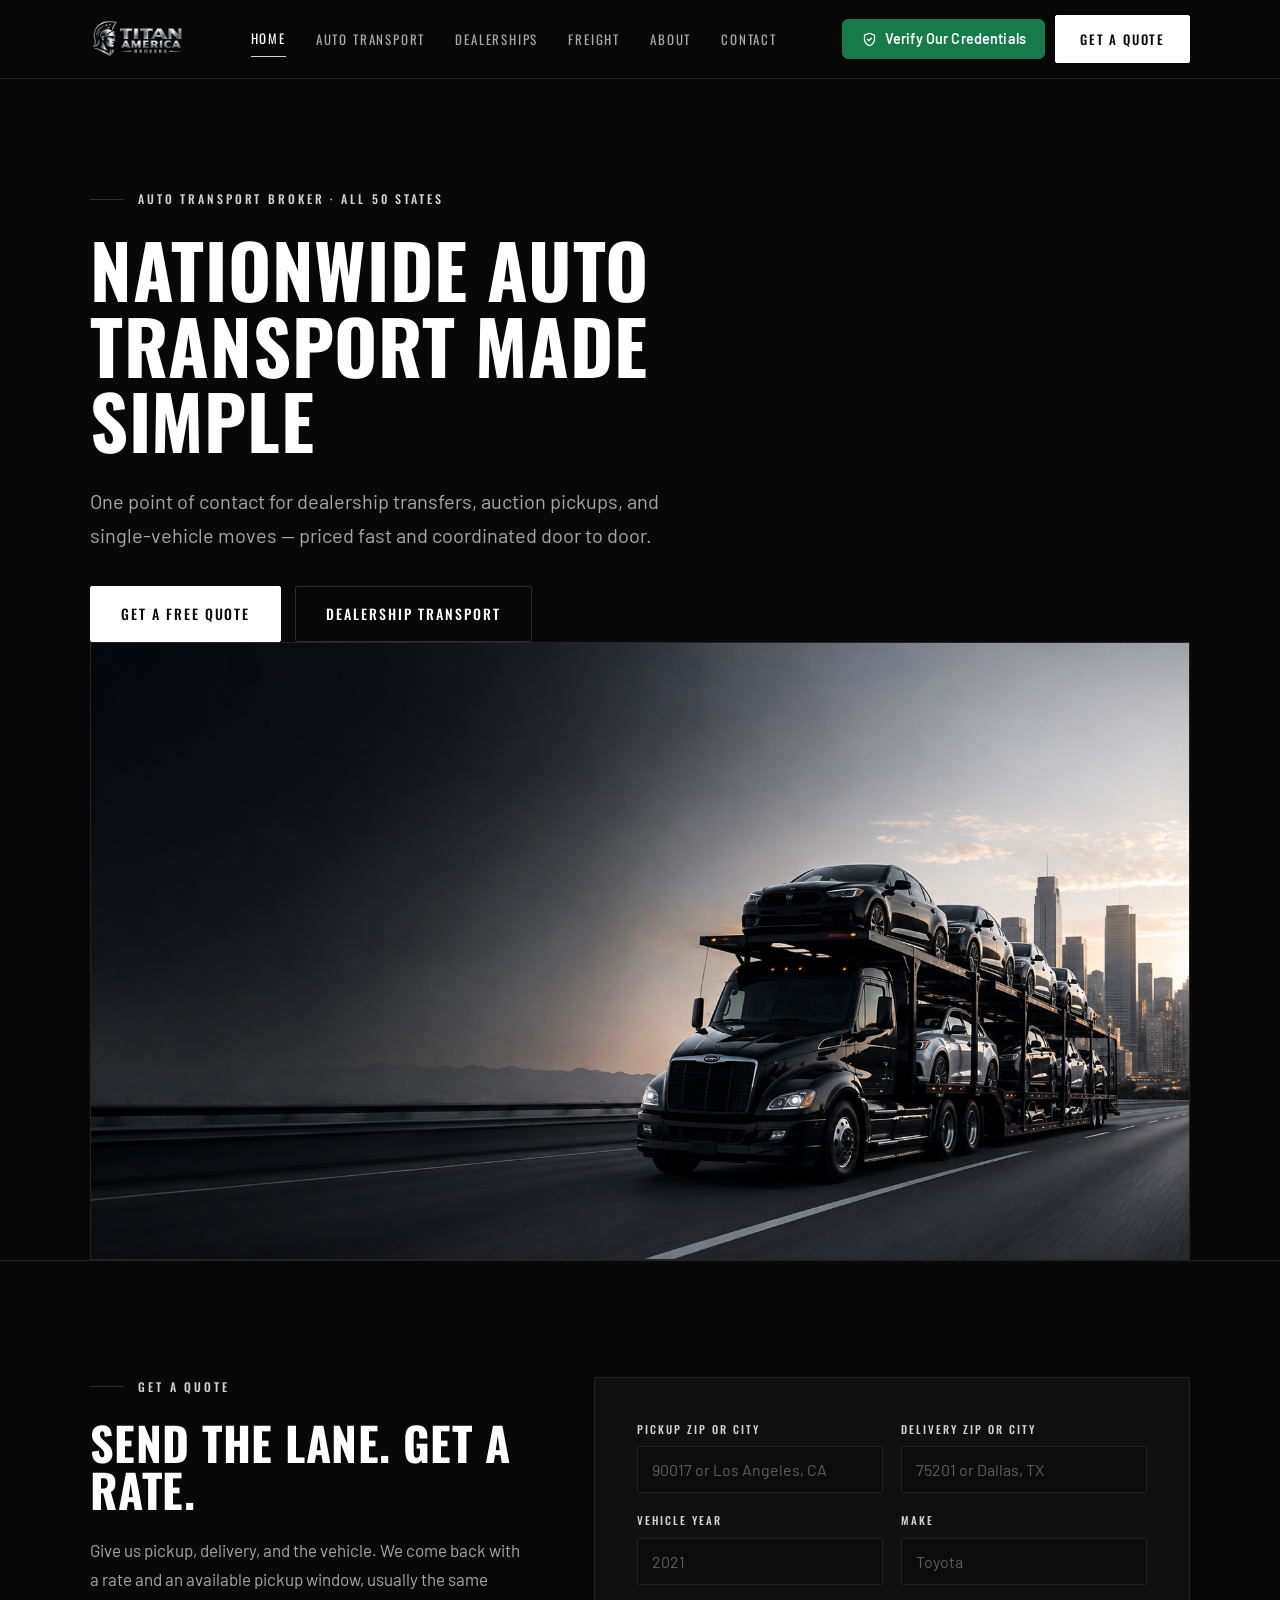
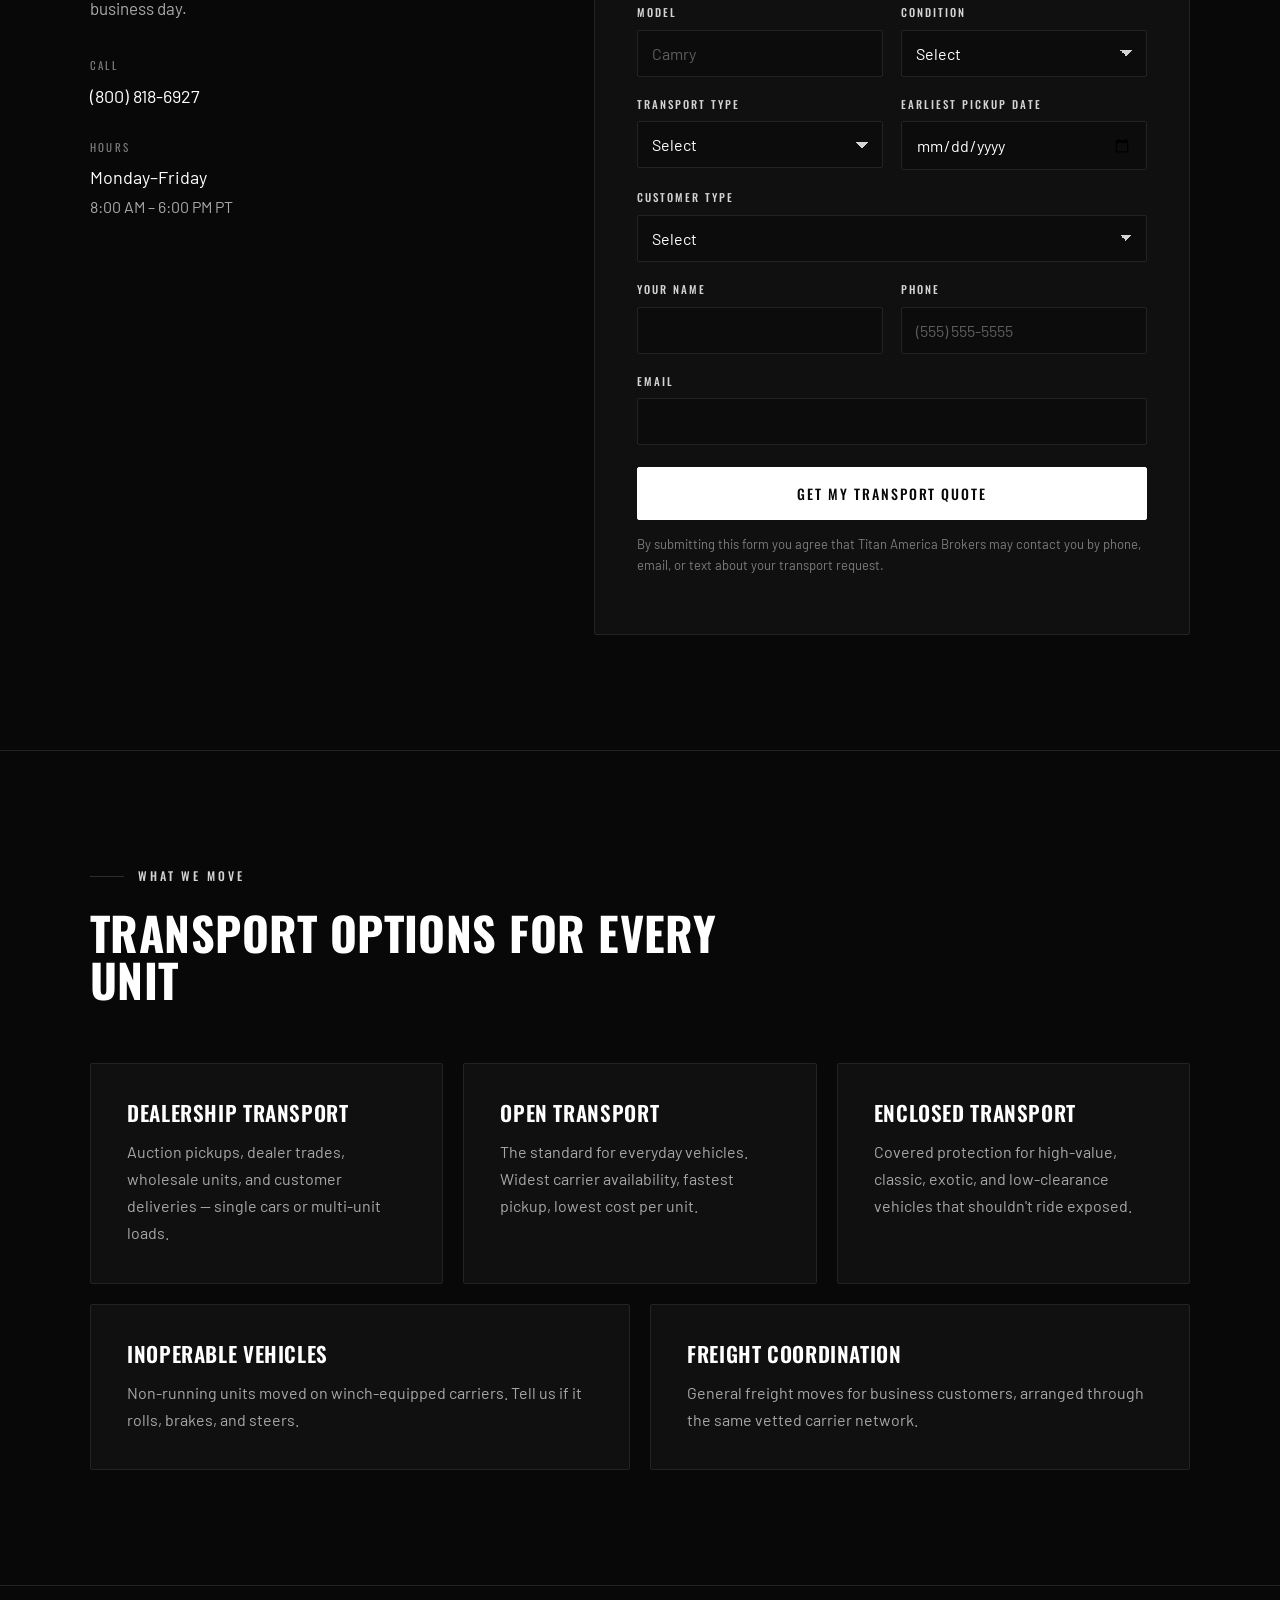
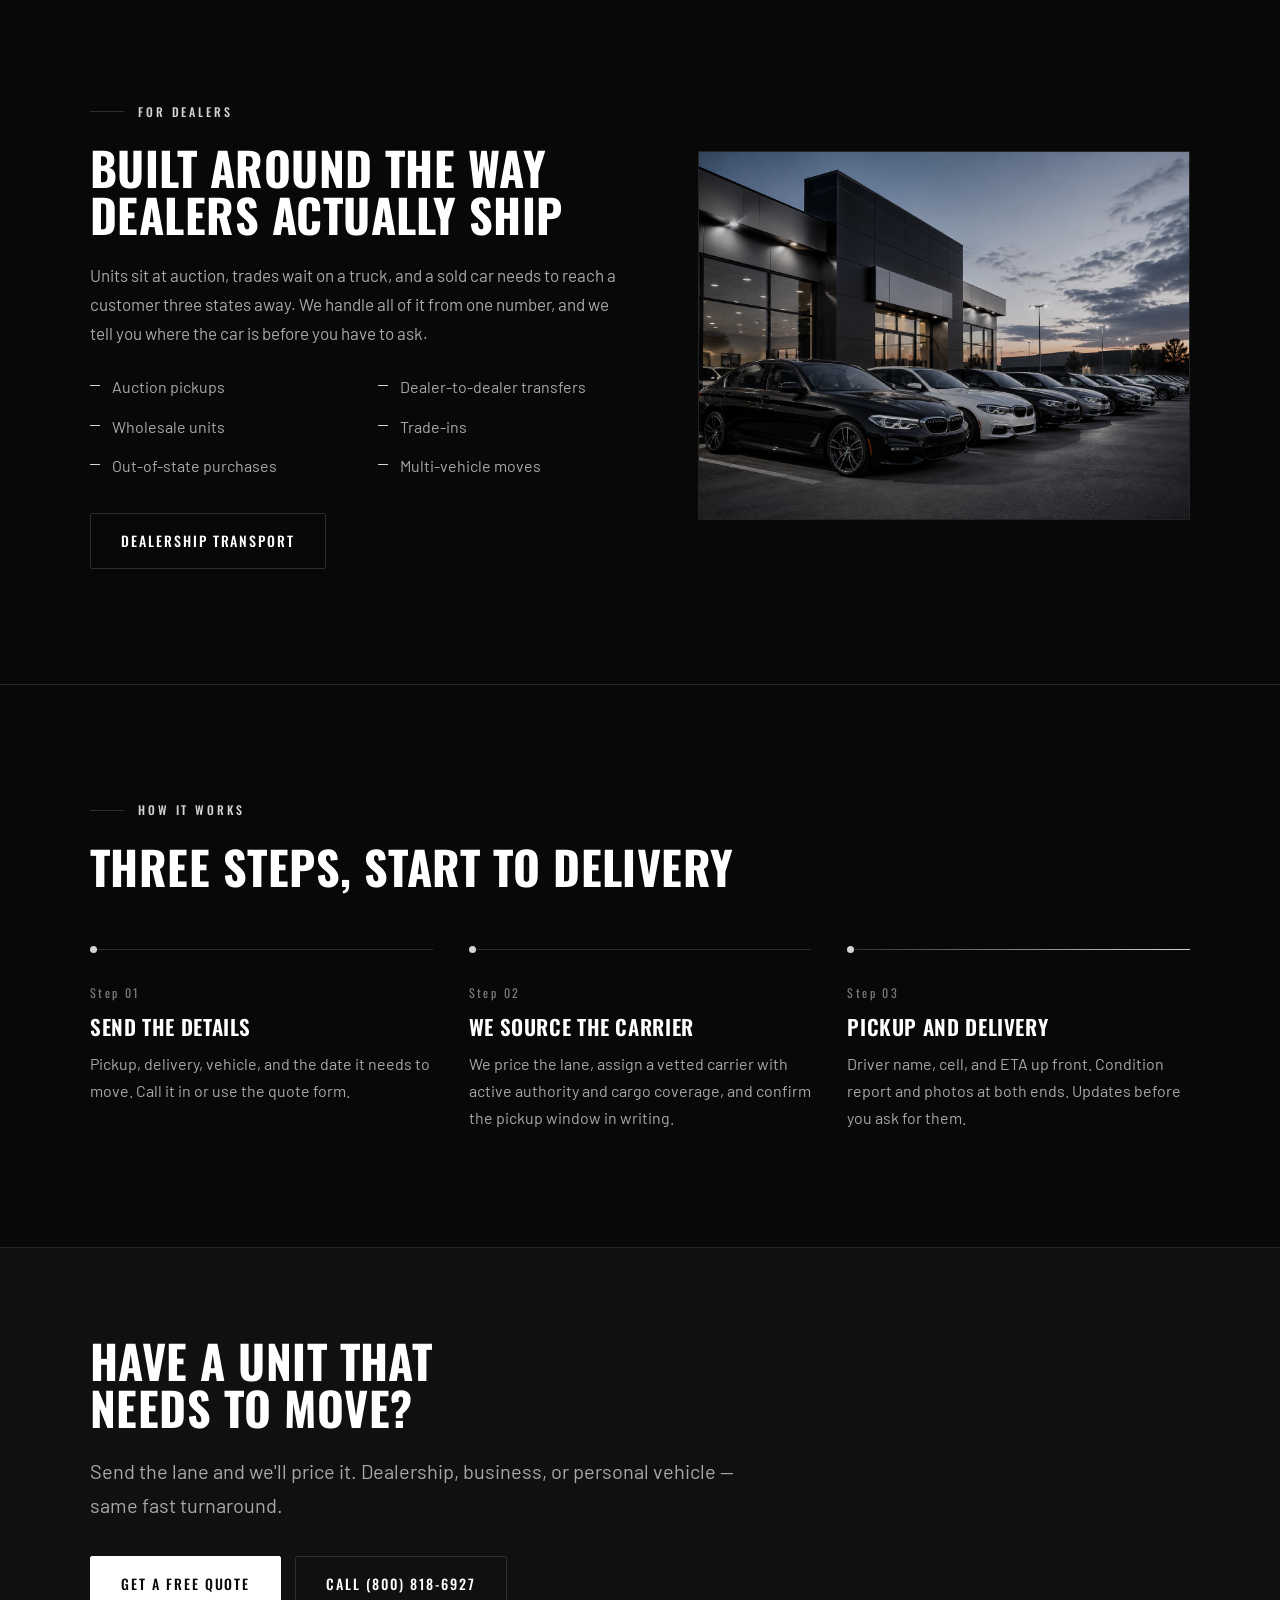
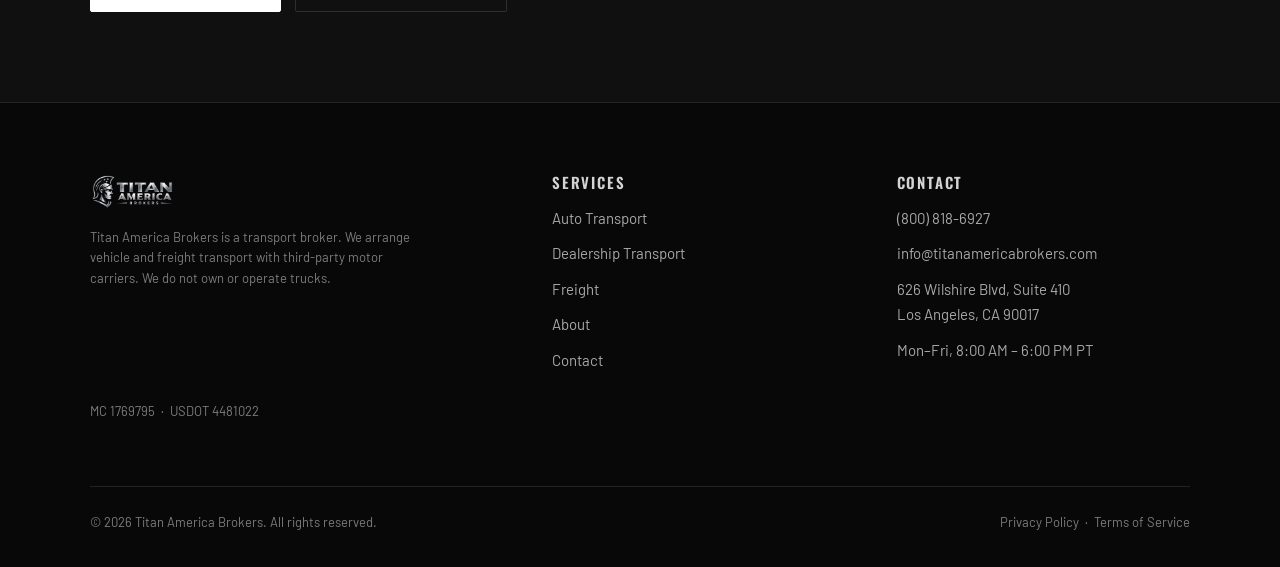
<file: index.html>
<!DOCTYPE html>
<html lang="en">
<head>
<meta charset="utf-8">
<meta name="viewport" content="width=device-width, initial-scale=1">
<title>Nationwide Auto Transport Broker | Titan America Brokers</title>
<meta name="description" content="Titan America Brokers is a Los Angeles based auto transport broker coordinating nationwide car shipping for dealerships, businesses, and individuals. Open and enclosed transport, all 50 states.">
<link rel="canonical" href="https://titanamericabrokers.com/">
<meta name="theme-color" content="#080808">
<link rel="icon" href="assets/img/favicon.png" type="image/png">

<meta property="og:type" content="website">
<meta property="og:site_name" content="Titan America Brokers">
<meta property="og:title" content="Nationwide Auto Transport Broker | Titan America Brokers">
<meta property="og:description" content="Nationwide auto transport made simple. Dealership transfers, auction pickups, open and enclosed car shipping — coordinated from Los Angeles to all 50 states.">
<meta property="og:url" content="https://titanamericabrokers.com/">
<meta property="og:image" content="https://titanamericabrokers.com/assets/img/og.jpg">
<meta name="twitter:card" content="summary_large_image">

<link rel="preconnect" href="https://fonts.googleapis.com">
<link rel="preconnect" href="https://fonts.gstatic.com" crossorigin>
<link href="https://fonts.googleapis.com/css2?family=Oswald:wght@400;500;600;700&family=Barlow:wght@400;500;600&display=swap" rel="stylesheet">
<link rel="stylesheet" href="assets/css/styles.css">
<link rel="stylesheet" href="assets/css/credentials.css">
<noscript><style>.reveal{opacity:1;transform:none}</style></noscript>

<script type="application/ld+json">
{
  "@context": "https://schema.org",
  "@type": "Organization",
  "name": "Titan America Brokers",
  "description": "Auto transport and freight brokerage coordinating vehicle shipping nationwide for dealerships, businesses, and individuals.",
  "url": "https://titanamericabrokers.com/",
  "logo": "https://titanamericabrokers.com/assets/img/logo.png",
  "telephone": "+1-800-818-6927",
  "email": "info@titanamericabrokers.com",
  "address": {
    "@type": "PostalAddress",
    "streetAddress": "626 Wilshire Blvd, Suite 410",
    "addressLocality": "Los Angeles",
    "addressRegion": "CA",
    "postalCode": "90017",
    "addressCountry": "US"
  },
  "areaServed": { "@type": "Country", "name": "United States" },
  "contactPoint": {
    "@type": "ContactPoint",
    "telephone": "+1-800-818-6927",
    "email": "info@titanamericabrokers.com",
    "contactType": "sales",
    "areaServed": "US",
    "availableLanguage": "English"
  },
  "openingHoursSpecification": {
    "@type": "OpeningHoursSpecification",
    "dayOfWeek": ["Monday","Tuesday","Wednesday","Thursday","Friday"],
    "opens": "08:00",
    "closes": "18:00"
  }
}
</script>
</head>
<body>

<header class="header">
  <div class="container header__inner">

    <a class="brand" href="index.html" aria-label="Titan America Brokers — home">
      <img
        src="assets/img/logo.png"
        alt="Titan America Brokers"
        onerror="this.nextElementSibling.hidden=false;this.remove()"
      >
      <span class="brand__text" hidden>
        Titan America<br>Brokers
      </span>
    </a>

    <button
      class="navtoggle"
      type="button"
      aria-expanded="false"
      aria-controls="primary-nav"
      aria-label="Open menu"
    >
      <span></span>
      <span></span>
      <span></span>
    </button>

    <nav class="nav" id="primary-nav" aria-label="Main">
      <a href="index.html" aria-current="page">Home</a>
      <a href="auto-transport.html">Auto Transport</a>
      <a href="dealerships.html">Dealerships</a>
      <a href="freight.html">Freight</a>
      <a href="about.html">About</a>
      <a href="contact.html">Contact</a>

      <!-- Mobile navigation buttons -->
      <div class="nav-actions">
        <a class="btn-verify" href="verification.html">
          <svg
            viewBox="0 0 24 24"
            fill="none"
            stroke="currentColor"
            stroke-width="2"
            stroke-linecap="round"
            stroke-linejoin="round"
            aria-hidden="true"
          >
            <path d="M12 22s8-4 8-10V5l-8-3-8 3v7c0 6 8 10 8 10z"></path>
            <path d="m9 12 2 2 4-4"></path>
          </svg>
          Verify Our Credentials
        </a>

        <a class="btn btn--primary" href="#quote">
          Get a Quote
        </a>
      </div>
    </nav>

    <!-- Desktop navigation buttons -->
    <div class="nav-actions desktop-cta">
      <a class="btn-verify" href="verification.html">
        <svg
          viewBox="0 0 24 24"
          fill="none"
          stroke="currentColor"
          stroke-width="2"
          stroke-linecap="round"
          stroke-linejoin="round"
          aria-hidden="true"
        >
          <path d="M12 22s8-4 8-10V5l-8-3-8 3v7c0 6 8 10 8 10z"></path>
          <path d="m9 12 2 2 4-4"></path>
        </svg>
        Verify Our Credentials
      </a>

      <a class="btn btn--primary" href="#quote">
        Get a Quote
      </a>
    </div>

  </div>
</header>

<main>

  <!-- HERO -->
  <section class="hero">
    <div class="container">
      <p class="eyebrow">Auto Transport Broker · All 50 States</p>
      <h1>Nationwide Auto Transport Made Simple</h1>
      <p class="lead">One point of contact for dealership transfers, auction pickups, and single-vehicle moves — priced fast and coordinated door to door.</p>
      <div class="btn-row">
        <a class="btn btn--primary" href="#quote">Get a Free Quote</a>
        <a class="btn btn--ghost" href="dealerships.html">Dealership Transport</a>
      </div>
      <figure class="ph hero__media reveal" style="--ratio:16/9">
        <img src="assets/img/hero.jpg" alt="Vehicles loaded on an open auto transport carrier" onerror="this.remove()">
        <figcaption>Hero image — 1600×900</figcaption>
      </figure>
    </div>
  </section>

  <!-- QUOTE FORM -->
  <section class="section section--line" id="quote">
    <div class="container split split--form">
      <div class="reveal">
        <p class="eyebrow">Get a quote</p>
        <h2>Send the lane. Get a rate.</h2>
        <p>Give us pickup, delivery, and the vehicle. We come back with a rate and an available pickup window, usually the same business day.</p>
        <dl class="dl" style="margin-top:34px">
          <div>
            <dt>Call</dt>
            <dd><a href="tel:+18008186927">(800) 818-6927</a></dd>
          </div>
          <div>
            <dt>Hours</dt>
            <dd>Monday–Friday<span>8:00 AM – 6:00 PM PT</span></dd>
          </div>
        </dl>
      </div>

      <div class="formcard reveal">
        <form data-form data-subject="Transport quote request">
          <div class="form-body">
            <div class="form-grid">
              <div class="field">
                <label for="q-pickup">Pickup ZIP or city</label>
                <input id="q-pickup" name="pickup_location" type="text" required autocomplete="off" placeholder="90017 or Los Angeles, CA">
              </div>
              <div class="field">
                <label for="q-delivery">Delivery ZIP or city</label>
                <input id="q-delivery" name="delivery_location" type="text" required autocomplete="off" placeholder="75201 or Dallas, TX">
              </div>
              <div class="field">
                <label for="q-year">Vehicle year</label>
                <input id="q-year" name="vehicle_year" type="text" inputmode="numeric" required placeholder="2021">
              </div>
              <div class="field">
                <label for="q-make">Make</label>
                <input id="q-make" name="vehicle_make" type="text" required placeholder="Toyota">
              </div>
              <div class="field">
                <label for="q-model">Model</label>
                <input id="q-model" name="vehicle_model" type="text" required placeholder="Camry">
              </div>
              <div class="field">
                <label for="q-condition">Condition</label>
                <select id="q-condition" name="condition" required>
                  <option value="">Select</option>
                  <option>Operable</option>
                  <option>Inoperable</option>
                </select>
              </div>
              <div class="field">
                <label for="q-transport">Transport type</label>
                <select id="q-transport" name="transport_type" required>
                  <option value="">Select</option>
                  <option>Open</option>
                  <option>Enclosed</option>
                </select>
              </div>
              <div class="field">
                <label for="q-date">Earliest pickup date</label>
                <input id="q-date" name="pickup_date" type="date">
              </div>
              <div class="field field--full">
                <label for="q-type">Customer type</label>
                <select id="q-type" name="customer_type" required>
                  <option value="">Select</option>
                  <option>Dealership</option>
                  <option>Business</option>
                  <option>Individual</option>
                </select>
              </div>
              <div class="field">
                <label for="q-name">Your name</label>
                <input id="q-name" name="name" type="text" required autocomplete="name">
              </div>
              <div class="field">
                <label for="q-phone">Phone</label>
                <input id="q-phone" name="phone" type="tel" required autocomplete="tel" placeholder="(555) 555-5555">
              </div>
              <div class="field field--full">
                <label for="q-email">Email</label>
                <input id="q-email" name="email" type="email" required autocomplete="email">
              </div>
              <div class="hp" aria-hidden="true">
                <label for="q-company-website">Company website</label>
                <input id="q-company-website" name="company_website" type="text" tabindex="-1" autocomplete="off">
              </div>
            </div>
            <div class="form-foot">
              <button class="btn btn--primary btn--block" type="submit">Get My Transport Quote</button>
              <p class="form-note">By submitting this form you agree that Titan America Brokers may contact you by phone, email, or text about your transport request.</p>
              <p class="form-status" data-status role="status" aria-live="polite"></p>
            </div>
          </div>
          <div class="form-success">
            <h3>Request received</h3>
            <p>We'll come back with a rate and a pickup window. Need it moving today? Call <a href="tel:+18008186927">(800) 818-6927</a>.</p>
            <p data-email-note hidden>Your email app should have opened with the details filled in — send that message and we'll take it from there.</p>
          </div>
        </form>
      </div>
    </div>
  </section>

  <!-- SERVICES -->
  <section class="section section--line">
    <div class="container">
      <div class="section-head reveal">
        <p class="eyebrow">What we move</p>
        <h2>Transport options for every unit</h2>
      </div>
      <div class="cards cards--5 reveal">
        <article class="card">
          <h3>Dealership Transport</h3>
          <p>Auction pickups, dealer trades, wholesale units, and customer deliveries — single cars or multi-unit loads.</p>
        </article>
        <article class="card">
          <h3>Open Transport</h3>
          <p>The standard for everyday vehicles. Widest carrier availability, fastest pickup, lowest cost per unit.</p>
        </article>
        <article class="card">
          <h3>Enclosed Transport</h3>
          <p>Covered protection for high-value, classic, exotic, and low-clearance vehicles that shouldn't ride exposed.</p>
        </article>
        <article class="card">
          <h3>Inoperable Vehicles</h3>
          <p>Non-running units moved on winch-equipped carriers. Tell us if it rolls, brakes, and steers.</p>
        </article>
        <article class="card">
          <h3>Freight Coordination</h3>
          <p>General freight moves for business customers, arranged through the same vetted carrier network.</p>
        </article>
      </div>
    </div>
  </section>

  <!-- DEALERSHIPS -->
  <section class="section section--line">
    <div class="container split">
      <div class="reveal">
        <p class="eyebrow">For dealers</p>
        <h2>Built around the way dealers actually ship</h2>
        <p>Units sit at auction, trades wait on a truck, and a sold car needs to reach a customer three states away. We handle all of it from one number, and we tell you where the car is before you have to ask.</p>
        <ul class="ticks ticks--2" style="margin-top:26px">
          <li>Auction pickups</li>
          <li>Dealer-to-dealer transfers</li>
          <li>Wholesale units</li>
          <li>Trade-ins</li>
          <li>Out-of-state purchases</li>
          <li>Multi-vehicle moves</li>
        </ul>
        <div class="btn-row">
          <a class="btn btn--ghost" href="dealerships.html">Dealership Transport</a>
        </div>
      </div>
      <figure class="ph reveal" style="--ratio:4/3">
        <img src="assets/img/dealer.jpg" alt="Dealership inventory lot" loading="lazy" onerror="this.remove()">
        <figcaption>Dealership image — 1200×900</figcaption>
      </figure>
    </div>
  </section>

  <!-- HOW IT WORKS -->
  <section class="section section--line">
    <div class="container">
      <div class="section-head reveal">
        <p class="eyebrow">How it works</p>
        <h2>Three steps, start to delivery</h2>
      </div>
      <div class="lane reveal">
        <div class="lane__step">
          <span class="lane__no">Step 01</span>
          <h3>Send the details</h3>
          <p>Pickup, delivery, vehicle, and the date it needs to move. Call it in or use the quote form.</p>
        </div>
        <div class="lane__step">
          <span class="lane__no">Step 02</span>
          <h3>We source the carrier</h3>
          <p>We price the lane, assign a vetted carrier with active authority and cargo coverage, and confirm the pickup window in writing.</p>
        </div>
        <div class="lane__step">
          <span class="lane__no">Step 03</span>
          <h3>Pickup and delivery</h3>
          <p>Driver name, cell, and ETA up front. Condition report and photos at both ends. Updates before you ask for them.</p>
        </div>
      </div>
    </div>
  </section>

  <!-- CLOSING CTA -->
  <section class="cta">
    <div class="container">
      <div class="reveal">
        <h2>Have a unit that needs to move?</h2>
        <p class="lead">Send the lane and we'll price it. Dealership, business, or personal vehicle — same fast turnaround.</p>
        <div class="btn-row">
          <a class="btn btn--primary" href="#quote">Get a Free Quote</a>
          <a class="btn btn--ghost" href="tel:+18008186927">Call (800) 818-6927</a>
        </div>
      </div>
    </div>
  </section>

</main>

<footer class="footer">
  <div class="container">
    <div class="footer__top">
      <div>
        <img src="assets/img/logo.png" alt="Titan America Brokers" onerror="this.nextElementSibling.hidden=false;this.remove()">
        <span class="brand__text" hidden>Titan America Brokers</span>
        <p class="disclaimer">Titan America Brokers is a transport broker. We arrange vehicle and freight transport with third-party motor carriers. We do not own or operate trucks.</p>
      </div>
      <div>
        <h4>Services</h4>
        <ul>
          <li><a href="auto-transport.html">Auto Transport</a></li>
          <li><a href="dealerships.html">Dealership Transport</a></li>
          <li><a href="freight.html">Freight</a></li>
          <li><a href="about.html">About</a></li>
          <li><a href="contact.html">Contact</a></li>
        </ul>
      </div>
      <div>
        <h4>Contact</h4>
        <ul>
          <li><a href="tel:+18008186927">(800) 818-6927</a></li>
          <li><a href="mailto:info@titanamericabrokers.com">info@titanamericabrokers.com</a></li>
          <li>626 Wilshire Blvd, Suite 410<br>Los Angeles, CA 90017</li>
          <li>Mon–Fri, 8:00 AM – 6:00 PM PT</li>
        </ul>
      </div>
    </div>

   <p class="disclaimer" style="margin-top:28px">
  MC 1769795 &nbsp;·&nbsp; USDOT 4481022
  </p>

    <div class="footer__bar">
      <span>© <span data-year>2026</span> Titan America Brokers. All rights reserved.</span>
      <span><a href="privacy.html">Privacy Policy</a> &nbsp;·&nbsp; <a href="terms.html">Terms of Service</a></span>
    </div>
  </div>
</footer>

<div class="mobilebar">
  <a href="tel:+18008186927">Call Now</a>
  <a href="#quote">Get a Quote</a>
</div>

<script src="assets/js/main.js"></script>
</body>
</html>
</file>
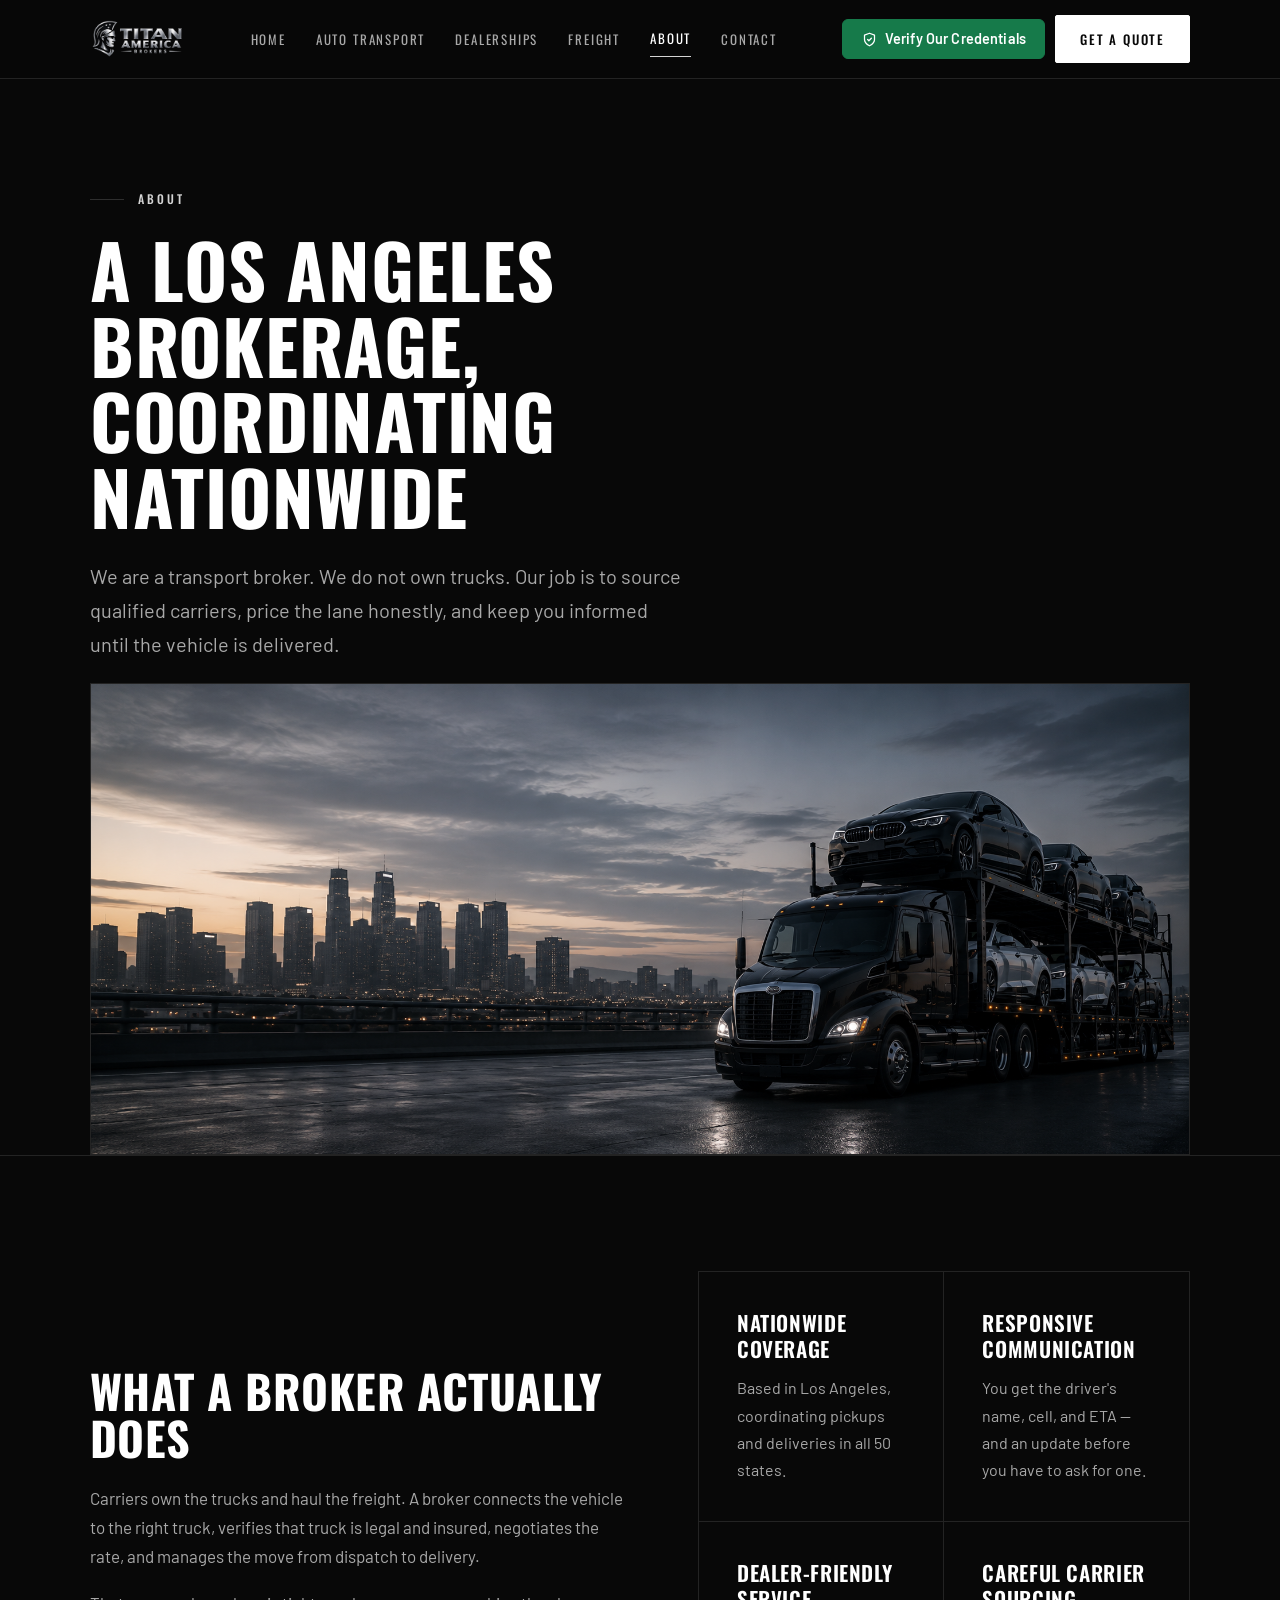
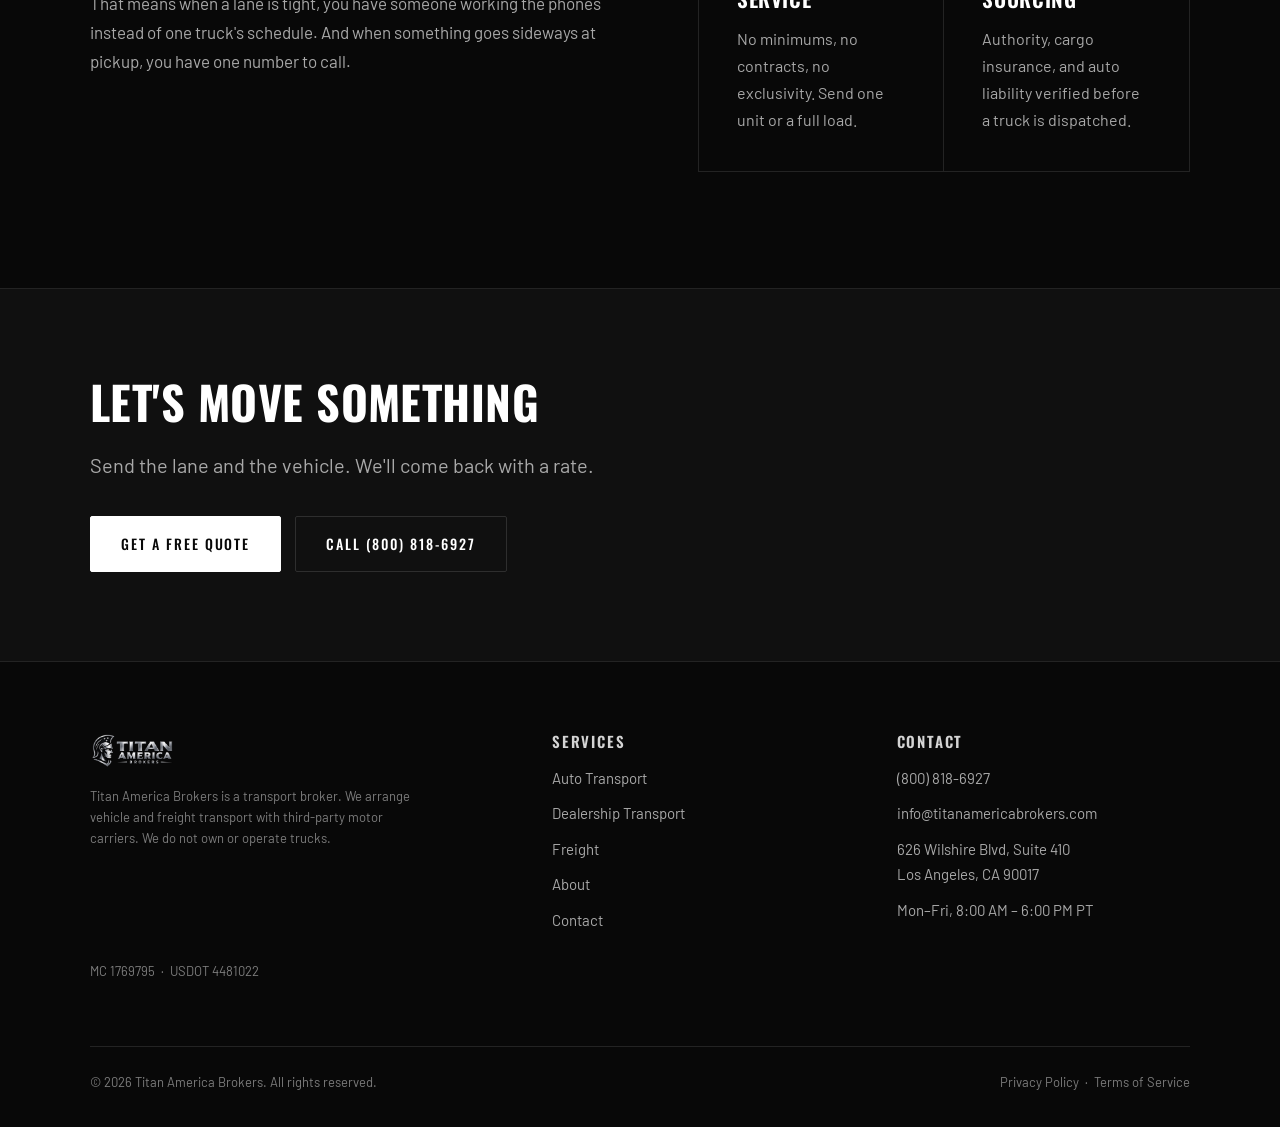
<file: about.html>
<!DOCTYPE html>
<html lang="en">
<head>
<meta charset="utf-8">
<meta name="viewport" content="width=device-width, initial-scale=1">
<title>About | Los Angeles Auto Transport Broker | Titan America Brokers</title>
<meta name="description" content="Titan America Brokers is a Los Angeles based auto transport broker. We source and coordinate qualified carriers for dealerships, businesses, and individuals nationwide.">
<link rel="canonical" href="https://titanamericabrokers.com/about.html">
<meta name="theme-color" content="#080808">
<link rel="icon" href="assets/img/favicon.png" type="image/png">

<meta property="og:type" content="website">
<meta property="og:site_name" content="Titan America Brokers">
<meta property="og:title" content="About | Titan America Brokers">
<meta property="og:description" content="A Los Angeles auto transport brokerage coordinating vehicle shipping nationwide. We are a broker — we source carriers, we do not own trucks.">
<meta property="og:url" content="https://titanamericabrokers.com/about.html">
<meta property="og:image" content="https://titanamericabrokers.com/assets/img/og.jpg">
<meta name="twitter:card" content="summary_large_image">

<link rel="preconnect" href="https://fonts.googleapis.com">
<link rel="preconnect" href="https://fonts.gstatic.com" crossorigin>
<link href="https://fonts.googleapis.com/css2?family=Oswald:wght@400;500;600;700&family=Barlow:wght@400;500;600&display=swap" rel="stylesheet">
<link rel="stylesheet" href="assets/css/styles.css">
<link rel="stylesheet" href="assets/css/credentials.css">
<noscript><style>.reveal{opacity:1;transform:none}</style></noscript>
</head>
<body>

<header class="header">
  <div class="container header__inner">

    <a class="brand" href="index.html" aria-label="Titan America Brokers — home">
      <img
        src="assets/img/logo.png"
        alt="Titan America Brokers"
        onerror="this.nextElementSibling.hidden=false;this.remove()"
      >
      <span class="brand__text" hidden>
        Titan America<br>Brokers
      </span>
    </a>

    <button
      class="navtoggle"
      type="button"
      aria-expanded="false"
      aria-controls="primary-nav"
      aria-label="Open menu"
    >
      <span></span>
      <span></span>
      <span></span>
    </button>

    <nav class="nav" id="primary-nav" aria-label="Main">
      <a href="index.html">Home</a>
      <a href="auto-transport.html">Auto Transport</a>
      <a href="dealerships.html">Dealerships</a>
      <a href="freight.html">Freight</a>
      <a href="about.html" aria-current="page">About</a>
      <a href="contact.html">Contact</a>

      <!-- Mobile navigation buttons -->
      <div class="nav-actions">
        <a class="btn-verify" href="verification.html">
          <svg
            viewBox="0 0 24 24"
            fill="none"
            stroke="currentColor"
            stroke-width="2"
            stroke-linecap="round"
            stroke-linejoin="round"
            aria-hidden="true"
          >
            <path d="M12 22s8-4 8-10V5l-8-3-8 3v7c0 6 8 10 8 10z"></path>
            <path d="m9 12 2 2 4-4"></path>
          </svg>
          Verify Our Credentials
        </a>

        <a class="btn btn--primary" href="index.html#quote">
          Get a Quote
        </a>
      </div>
    </nav>

    <!-- Desktop navigation buttons -->
    <div class="nav-actions desktop-cta">
      <a class="btn-verify" href="verification.html">
        <svg
          viewBox="0 0 24 24"
          fill="none"
          stroke="currentColor"
          stroke-width="2"
          stroke-linecap="round"
          stroke-linejoin="round"
          aria-hidden="true"
        >
          <path d="M12 22s8-4 8-10V5l-8-3-8 3v7c0 6 8 10 8 10z"></path>
          <path d="m9 12 2 2 4-4"></path>
        </svg>
        Verify Our Credentials
      </a>

      <a class="btn btn--primary" href="index.html#quote">
        Get a Quote
      </a>
    </div>

  </div>
</header>
  
<main>

  <section class="hero">
    <div class="container">
      <p class="eyebrow">About</p>
      <h1>A Los Angeles Brokerage, Coordinating Nationwide</h1>
      <p class="lead">We are a transport broker. We do not own trucks. Our job is to source qualified carriers, price the lane honestly, and keep you informed until the vehicle is delivered.</p>
      <figure class="ph hero__media reveal" style="--ratio:21/9">
        <img src="assets/img/about.jpg" alt="Downtown Los Angeles" onerror="this.remove()">
        <figcaption>About image — 1600×686</figcaption>
      </figure>
    </div>
  </section>

  <section class="section section--line">
    <div class="container split">
      <div class="reveal">
        <h2>What a broker actually does</h2>
        <p>Carriers own the trucks and haul the freight. A broker connects the vehicle to the right truck, verifies that truck is legal and insured, negotiates the rate, and manages the move from dispatch to delivery.</p>
        <p>That means when a lane is tight, you have someone working the phones instead of one truck's schedule. And when something goes sideways at pickup, you have one number to call.</p>
      </div>
      <div class="reveal">
        <div class="grid grid--2">
          <div class="cell">
            <h3>Nationwide Coverage</h3>
            <p>Based in Los Angeles, coordinating pickups and deliveries in all 50 states.</p>
          </div>
          <div class="cell">
            <h3>Responsive Communication</h3>
            <p>You get the driver's name, cell, and ETA — and an update before you have to ask for one.</p>
          </div>
          <div class="cell">
            <h3>Dealer-Friendly Service</h3>
            <p>No minimums, no contracts, no exclusivity. Send one unit or a full load.</p>
          </div>
          <div class="cell">
            <h3>Careful Carrier Sourcing</h3>
            <p>Authority, cargo insurance, and auto liability verified before a truck is dispatched.</p>
          </div>
        </div>
      </div>
    </div>
  </section>

  <section class="cta">
    <div class="container">
      <div class="reveal">
        <h2>Let's move something</h2>
        <p class="lead">Send the lane and the vehicle. We'll come back with a rate.</p>
        <div class="btn-row">
          <a class="btn btn--primary" href="index.html#quote">Get a Free Quote</a>
          <a class="btn btn--ghost" href="tel:+18008186927">Call (800) 818-6927</a>
        </div>
      </div>
    </div>
  </section>

</main>

<footer class="footer">
  <div class="container">
    <div class="footer__top">
      <div>
        <img src="assets/img/logo.png" alt="Titan America Brokers" onerror="this.nextElementSibling.hidden=false;this.remove()">
        <span class="brand__text" hidden>Titan America Brokers</span>
        <p class="disclaimer">Titan America Brokers is a transport broker. We arrange vehicle and freight transport with third-party motor carriers. We do not own or operate trucks.</p>
      </div>
      <div>
        <h4>Services</h4>
        <ul>
          <li><a href="auto-transport.html">Auto Transport</a></li>
          <li><a href="dealerships.html">Dealership Transport</a></li>
          <li><a href="freight.html">Freight</a></li>
          <li><a href="about.html">About</a></li>
          <li><a href="contact.html">Contact</a></li>
        </ul>
      </div>
      <div>
        <h4>Contact</h4>
        <ul>
          <li><a href="tel:+18008186927">(800) 818-6927</a></li>
          <li><a href="mailto:info@titanamericabrokers.com">info@titanamericabrokers.com</a></li>
          <li>626 Wilshire Blvd, Suite 410<br>Los Angeles, CA 90017</li>
          <li>Mon–Fri, 8:00 AM – 6:00 PM PT</li>
        </ul>
      </div>
    </div>

<p class="disclaimer" style="margin-top:28px">
  MC 1769795 &nbsp;·&nbsp; USDOT 4481022
</p>

    <div class="footer__bar">
      <span>© <span data-year>2026</span> Titan America Brokers. All rights reserved.</span>
      <span><a href="privacy.html">Privacy Policy</a> &nbsp;·&nbsp; <a href="terms.html">Terms of Service</a></span>
    </div>
  </div>
</footer>

<div class="mobilebar">
  <a href="tel:+18008186927">Call Now</a>
  <a href="index.html#quote">Get a Quote</a>
</div>

<script src="assets/js/main.js"></script>
</body>
</html>
</file>
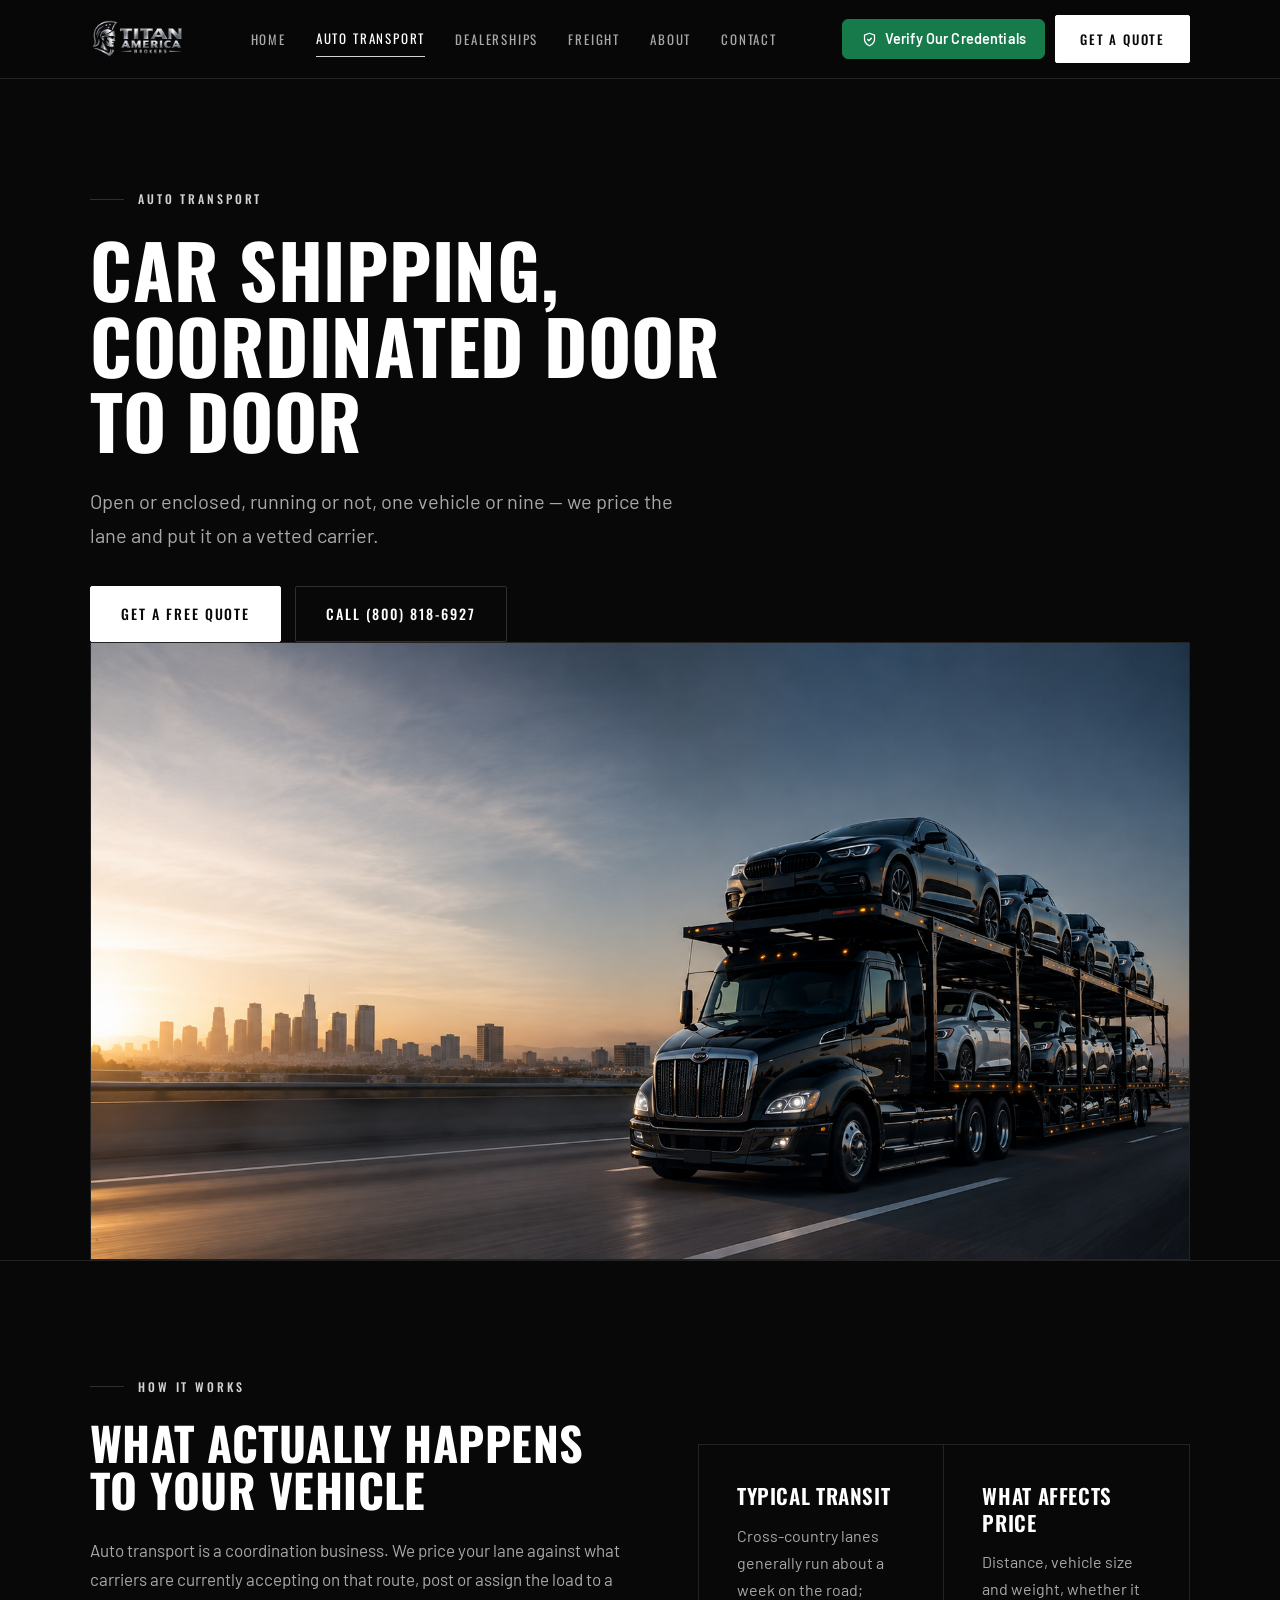
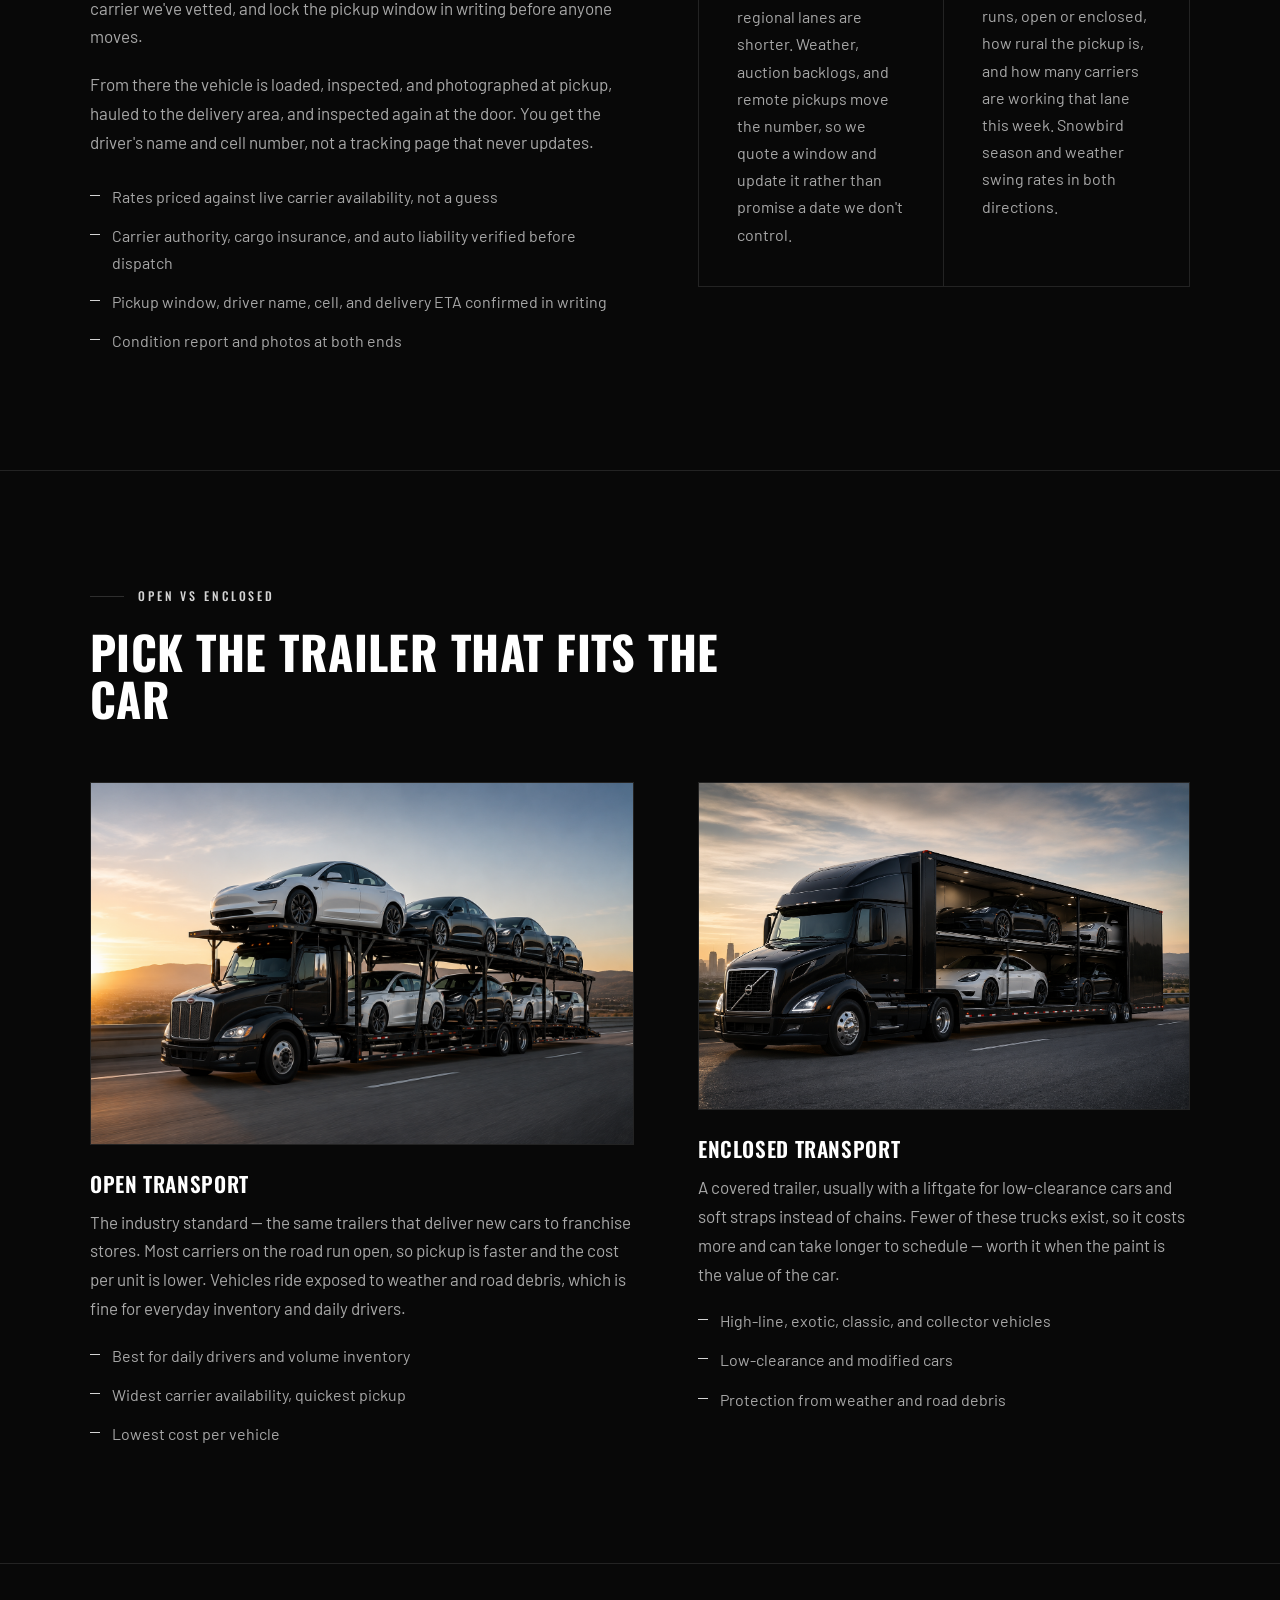
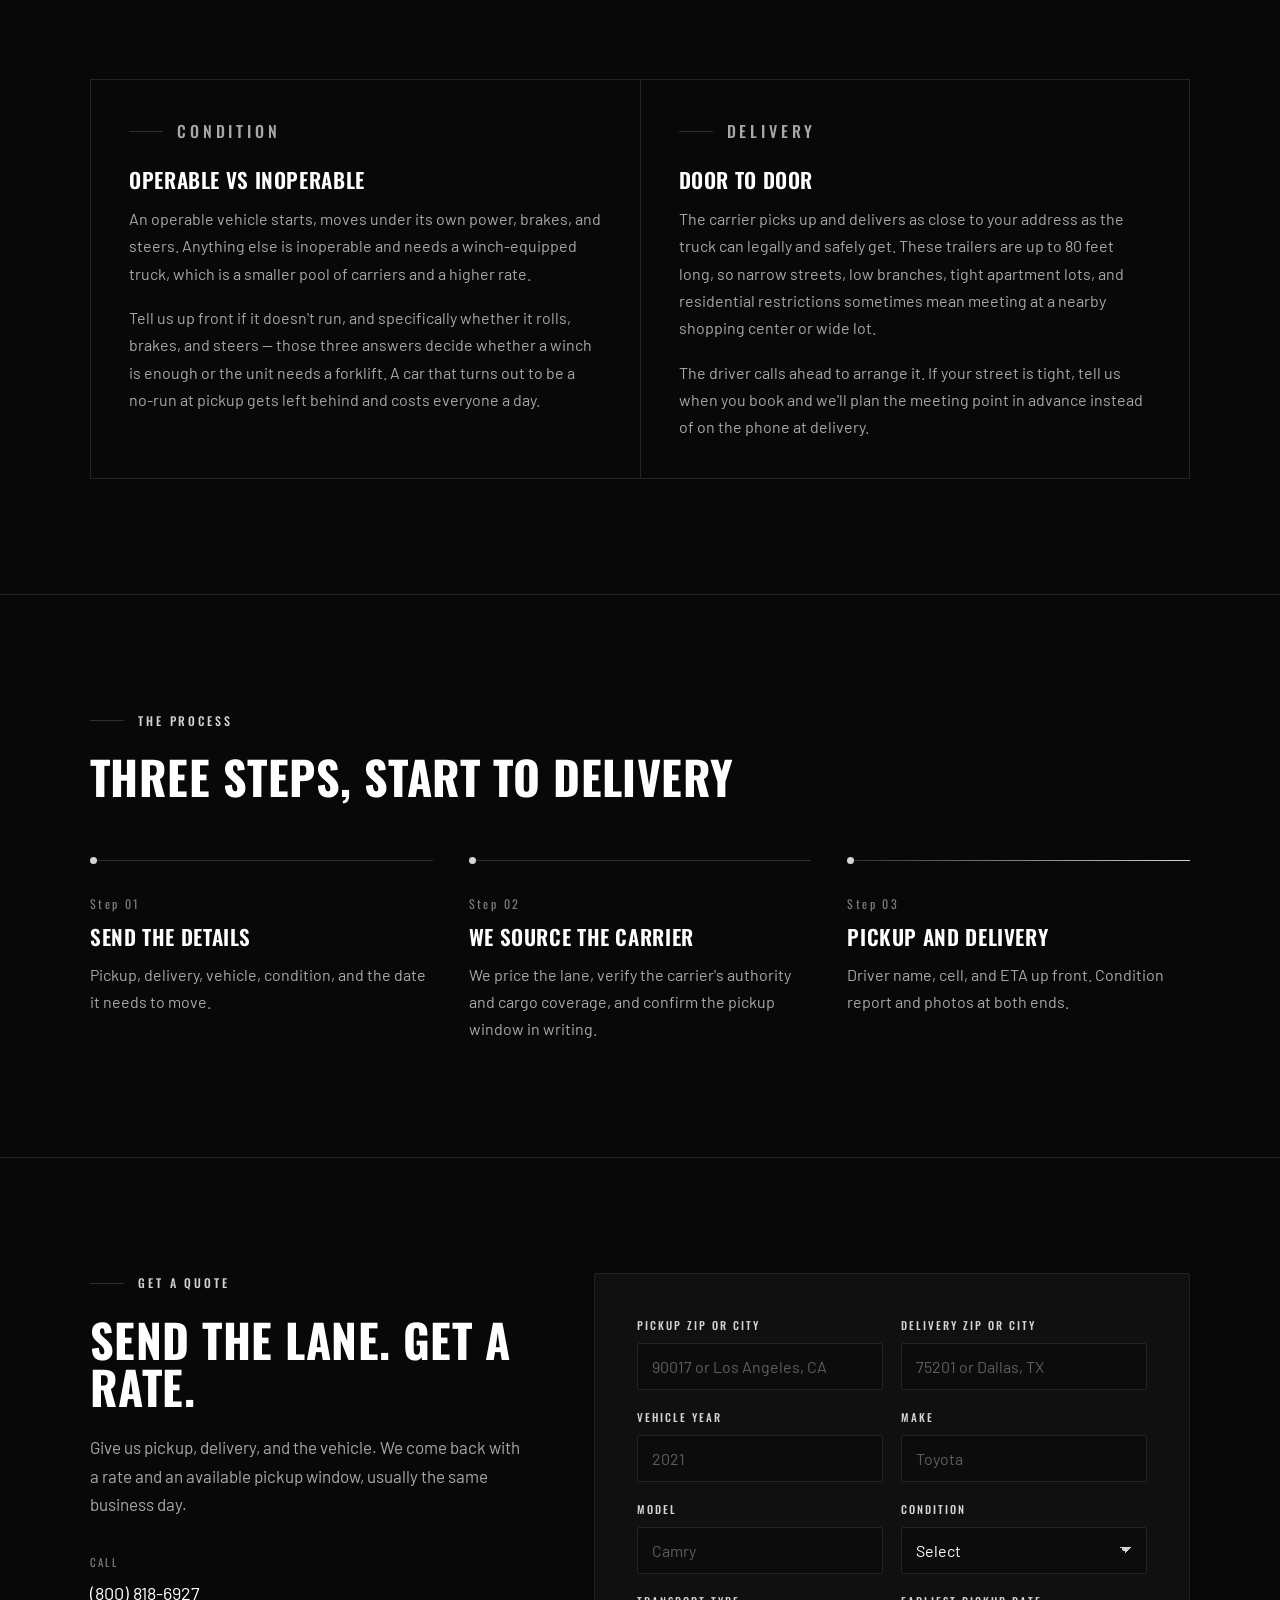
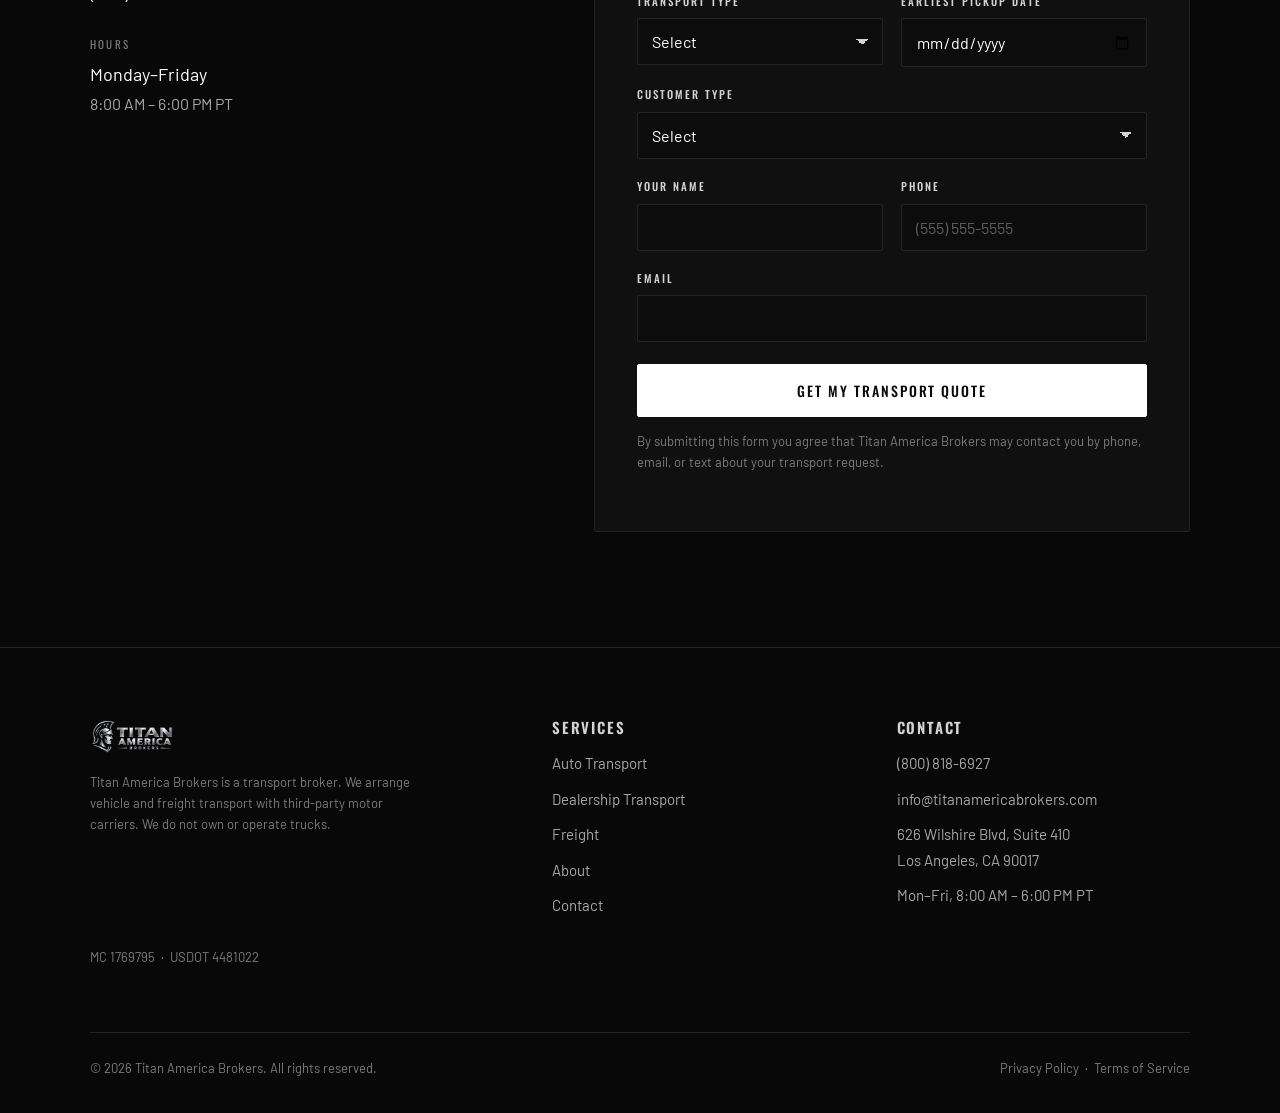
<file: auto-transport.html>
<!DOCTYPE html>
<html lang="en">
<head>
<meta charset="utf-8">
<meta name="viewport" content="width=device-width, initial-scale=1">
<title>Auto Transport &amp; Car Shipping Nationwide | Titan America Brokers</title>
<meta name="description" content="How auto transport works: open vs enclosed transport, operable vs inoperable vehicles, and door-to-door car shipping nationwide. Get a transport quote from Titan America Brokers.">
<link rel="canonical" href="https://titanamericabrokers.com/auto-transport.html">
<meta name="theme-color" content="#080808">
<link rel="icon" href="assets/img/favicon.png" type="image/png">

<meta property="og:type" content="website">
<meta property="og:site_name" content="Titan America Brokers">
<meta property="og:title" content="Auto Transport &amp; Car Shipping Nationwide | Titan America Brokers">
<meta property="og:description" content="Open and enclosed auto transport, operable and inoperable vehicles, door to door, all 50 states.">
<meta property="og:url" content="https://titanamericabrokers.com/auto-transport.html">
<meta property="og:image" content="https://titanamericabrokers.com/assets/img/og.jpg">
<meta name="twitter:card" content="summary_large_image">

<link rel="preconnect" href="https://fonts.googleapis.com">
<link rel="preconnect" href="https://fonts.gstatic.com" crossorigin>
<link href="https://fonts.googleapis.com/css2?family=Oswald:wght@400;500;600;700&family=Barlow:wght@400;500;600&display=swap" rel="stylesheet">
<link rel="stylesheet" href="assets/css/styles.css">
<link rel="stylesheet" href="assets/css/credentials.css">
<noscript><style>.reveal{opacity:1;transform:none}</style></noscript>
</head>
<body>

<header class="header">
  <div class="container header__inner">

    <a class="brand" href="index.html" aria-label="Titan America Brokers — home">
      <img
        src="assets/img/logo.png"
        alt="Titan America Brokers"
        onerror="this.nextElementSibling.hidden=false;this.remove()"
      >
      <span class="brand__text" hidden>
        Titan America<br>Brokers
      </span>
    </a>

    <button
      class="navtoggle"
      type="button"
      aria-expanded="false"
      aria-controls="primary-nav"
      aria-label="Open menu"
    >
      <span></span>
      <span></span>
      <span></span>
    </button>

    <nav class="nav" id="primary-nav" aria-label="Main">
      <a href="index.html">Home</a>
      <a href="auto-transport.html" aria-current="page">Auto Transport</a>
      <a href="dealerships.html">Dealerships</a>
      <a href="freight.html">Freight</a>
      <a href="about.html">About</a>
      <a href="contact.html">Contact</a>

      <!-- Mobile navigation buttons -->
      <div class="nav-actions">
        <a class="btn-verify" href="verification.html">
          <svg
            viewBox="0 0 24 24"
            fill="none"
            stroke="currentColor"
            stroke-width="2"
            stroke-linecap="round"
            stroke-linejoin="round"
            aria-hidden="true"
          >
            <path d="M12 22s8-4 8-10V5l-8-3-8 3v7c0 6 8 10 8 10z"></path>
            <path d="m9 12 2 2 4-4"></path>
          </svg>
          Verify Our Credentials
        </a>

        <a class="btn btn--primary" href="index.html#quote">
          Get a Quote
        </a>
      </div>
    </nav>

    <!-- Desktop navigation buttons -->
    <div class="nav-actions desktop-cta">
      <a class="btn-verify" href="verification.html">
        <svg
          viewBox="0 0 24 24"
          fill="none"
          stroke="currentColor"
          stroke-width="2"
          stroke-linecap="round"
          stroke-linejoin="round"
          aria-hidden="true"
        >
          <path d="M12 22s8-4 8-10V5l-8-3-8 3v7c0 6 8 10 8 10z"></path>
          <path d="m9 12 2 2 4-4"></path>
        </svg>
        Verify Our Credentials
      </a>

      <a class="btn btn--primary" href="index.html#quote">
        Get a Quote
      </a>
    </div>

  </div>
</header>

<main>

  <section class="hero">
    <div class="container">
      <p class="eyebrow">Auto transport</p>
      <h1>Car Shipping, Coordinated Door to Door</h1>
      <p class="lead">Open or enclosed, running or not, one vehicle or nine — we price the lane and put it on a vetted carrier.</p>
      <div class="btn-row">
        <a class="btn btn--primary" href="#quote">Get a Free Quote</a>
        <a class="btn btn--ghost" href="tel:+18008186927">Call (800) 818-6927</a>
      </div>
      <figure class="ph hero__media reveal" style="--ratio:16/9">
        <img src="assets/img/auto-hero.jpg" alt="Car secured on an auto transport trailer" onerror="this.remove()">
        <figcaption>Auto transport hero image — 1600×900</figcaption>
      </figure>
    </div>
  </section>

  <!-- HOW SHIPPING WORKS -->
  <section class="section section--line">
    <div class="container split">
      <div class="reveal">
        <p class="eyebrow">How it works</p>
        <h2>What actually happens to your vehicle</h2>
        <p>Auto transport is a coordination business. We price your lane against what carriers are currently accepting on that route, post or assign the load to a carrier we've vetted, and lock the pickup window in writing before anyone moves.</p>
        <p>From there the vehicle is loaded, inspected, and photographed at pickup, hauled to the delivery area, and inspected again at the door. You get the driver's name and cell number, not a tracking page that never updates.</p>
        <ul class="ticks" style="margin-top:26px">
          <li>Rates priced against live carrier availability, not a guess</li>
          <li>Carrier authority, cargo insurance, and auto liability verified before dispatch</li>
          <li>Pickup window, driver name, cell, and delivery ETA confirmed in writing</li>
          <li>Condition report and photos at both ends</li>
        </ul>
      </div>
      <div class="reveal">
        <div class="grid grid--2">
          <div class="cell">
            <h3>Typical Transit</h3>
            <p>Cross-country lanes generally run about a week on the road; regional lanes are shorter. Weather, auction backlogs, and remote pickups move the number, so we quote a window and update it rather than promise a date we don't control.</p>
          </div>
          <div class="cell">
            <h3>What Affects Price</h3>
            <p>Distance, vehicle size and weight, whether it runs, open or enclosed, how rural the pickup is, and how many carriers are working that lane this week. Snowbird season and weather swing rates in both directions.</p>
          </div>
        </div>
      </div>
    </div>
  </section>

  <!-- OPEN VS ENCLOSED -->
  <section class="section section--line">
    <div class="container">
      <div class="section-head reveal">
        <p class="eyebrow">Open vs enclosed</p>
        <h2>Pick the trailer that fits the car</h2>
      </div>
      <div class="split reveal" style="align-items:start">
        <article>
          <figure class="ph" style="--ratio:3/2">
            <img src="assets/img/open-transport.jpg" alt="Open auto transport carrier loaded with vehicles" loading="lazy" onerror="this.remove()">
            <figcaption>Open transport image — 1200×800</figcaption>
          </figure>
          <h3 style="margin-top:26px">Open Transport</h3>
          <p>The industry standard — the same trailers that deliver new cars to franchise stores. Most carriers on the road run open, so pickup is faster and the cost per unit is lower. Vehicles ride exposed to weather and road debris, which is fine for everyday inventory and daily drivers.</p>
          <ul class="ticks" style="margin-top:18px">
            <li>Best for daily drivers and volume inventory</li>
            <li>Widest carrier availability, quickest pickup</li>
            <li>Lowest cost per vehicle</li>
          </ul>
        </article>
        <article>
          <figure class="ph" style="--ratio:3/2">
            <img src="assets/img/enclosed-transport.jpg" alt="Enclosed auto transport trailer" loading="lazy" onerror="this.remove()">
            <figcaption>Enclosed transport image — 1200×800</figcaption>
          </figure>
          <h3 style="margin-top:26px">Enclosed Transport</h3>
          <p>A covered trailer, usually with a liftgate for low-clearance cars and soft straps instead of chains. Fewer of these trucks exist, so it costs more and can take longer to schedule — worth it when the paint is the value of the car.</p>
          <ul class="ticks" style="margin-top:18px">
            <li>High-line, exotic, classic, and collector vehicles</li>
            <li>Low-clearance and modified cars</li>
            <li>Protection from weather and road debris</li>
          </ul>
        </article>
      </div>
    </div>
  </section>

  <!-- OPERABLE / INOPERABLE + DOOR TO DOOR -->
  <section class="section section--line">
    <div class="container">
      <div class="grid grid--2 reveal">
        <div class="cell">
          <p class="eyebrow">Condition</p>
          <h3>Operable vs Inoperable</h3>
          <p>An operable vehicle starts, moves under its own power, brakes, and steers. Anything else is inoperable and needs a winch-equipped truck, which is a smaller pool of carriers and a higher rate.</p>
          <p>Tell us up front if it doesn't run, and specifically whether it rolls, brakes, and steers — those three answers decide whether a winch is enough or the unit needs a forklift. A car that turns out to be a no-run at pickup gets left behind and costs everyone a day.</p>
        </div>
        <div class="cell">
          <p class="eyebrow">Delivery</p>
          <h3>Door to Door</h3>
          <p>The carrier picks up and delivers as close to your address as the truck can legally and safely get. These trailers are up to 80 feet long, so narrow streets, low branches, tight apartment lots, and residential restrictions sometimes mean meeting at a nearby shopping center or wide lot.</p>
          <p>The driver calls ahead to arrange it. If your street is tight, tell us when you book and we'll plan the meeting point in advance instead of on the phone at delivery.</p>
        </div>
      </div>
    </div>
  </section>

  <!-- THREE STEPS -->
  <section class="section section--line">
    <div class="container">
      <div class="section-head reveal">
        <p class="eyebrow">The process</p>
        <h2>Three steps, start to delivery</h2>
      </div>
      <div class="lane reveal">
        <div class="lane__step">
          <span class="lane__no">Step 01</span>
          <h3>Send the details</h3>
          <p>Pickup, delivery, vehicle, condition, and the date it needs to move.</p>
        </div>
        <div class="lane__step">
          <span class="lane__no">Step 02</span>
          <h3>We source the carrier</h3>
          <p>We price the lane, verify the carrier's authority and cargo coverage, and confirm the pickup window in writing.</p>
        </div>
        <div class="lane__step">
          <span class="lane__no">Step 03</span>
          <h3>Pickup and delivery</h3>
          <p>Driver name, cell, and ETA up front. Condition report and photos at both ends.</p>
        </div>
      </div>
    </div>
  </section>

  <!-- QUOTE FORM -->
  <section class="section section--line" id="quote">
    <div class="container split split--form">
      <div class="reveal">
        <p class="eyebrow">Get a quote</p>
        <h2>Send the lane. Get a rate.</h2>
        <p>Give us pickup, delivery, and the vehicle. We come back with a rate and an available pickup window, usually the same business day.</p>
        <dl class="dl" style="margin-top:34px">
          <div>
            <dt>Call</dt>
            <dd><a href="tel:+18008186927">(800) 818-6927</a></dd>
          </div>
          <div>
            <dt>Hours</dt>
            <dd>Monday–Friday<span>8:00 AM – 6:00 PM PT</span></dd>
          </div>
        </dl>
      </div>

      <div class="formcard reveal">
        <form data-form data-subject="Transport quote request">
          <div class="form-body">
            <div class="form-grid">
              <div class="field">
                <label for="q-pickup">Pickup ZIP or city</label>
                <input id="q-pickup" name="pickup_location" type="text" required autocomplete="off" placeholder="90017 or Los Angeles, CA">
              </div>
              <div class="field">
                <label for="q-delivery">Delivery ZIP or city</label>
                <input id="q-delivery" name="delivery_location" type="text" required autocomplete="off" placeholder="75201 or Dallas, TX">
              </div>
              <div class="field">
                <label for="q-year">Vehicle year</label>
                <input id="q-year" name="vehicle_year" type="text" inputmode="numeric" required placeholder="2021">
              </div>
              <div class="field">
                <label for="q-make">Make</label>
                <input id="q-make" name="vehicle_make" type="text" required placeholder="Toyota">
              </div>
              <div class="field">
                <label for="q-model">Model</label>
                <input id="q-model" name="vehicle_model" type="text" required placeholder="Camry">
              </div>
              <div class="field">
                <label for="q-condition">Condition</label>
                <select id="q-condition" name="condition" required>
                  <option value="">Select</option>
                  <option>Operable</option>
                  <option>Inoperable</option>
                </select>
              </div>
              <div class="field">
                <label for="q-transport">Transport type</label>
                <select id="q-transport" name="transport_type" required>
                  <option value="">Select</option>
                  <option>Open</option>
                  <option>Enclosed</option>
                </select>
              </div>
              <div class="field">
                <label for="q-date">Earliest pickup date</label>
                <input id="q-date" name="pickup_date" type="date">
              </div>
              <div class="field field--full">
                <label for="q-type">Customer type</label>
                <select id="q-type" name="customer_type" required>
                  <option value="">Select</option>
                  <option>Dealership</option>
                  <option>Business</option>
                  <option>Individual</option>
                </select>
              </div>
              <div class="field">
                <label for="q-name">Your name</label>
                <input id="q-name" name="name" type="text" required autocomplete="name">
              </div>
              <div class="field">
                <label for="q-phone">Phone</label>
                <input id="q-phone" name="phone" type="tel" required autocomplete="tel" placeholder="(555) 555-5555">
              </div>
              <div class="field field--full">
                <label for="q-email">Email</label>
                <input id="q-email" name="email" type="email" required autocomplete="email">
              </div>
              <div class="hp" aria-hidden="true">
                <label for="q-company-website">Company website</label>
                <input id="q-company-website" name="company_website" type="text" tabindex="-1" autocomplete="off">
              </div>
            </div>
            <div class="form-foot">
              <button class="btn btn--primary btn--block" type="submit">Get My Transport Quote</button>
              <p class="form-note">By submitting this form you agree that Titan America Brokers may contact you by phone, email, or text about your transport request.</p>
              <p class="form-status" data-status role="status" aria-live="polite"></p>
            </div>
          </div>
          <div class="form-success">
            <h3>Request received</h3>
            <p>We'll come back with a rate and a pickup window. Need it moving today? Call <a href="tel:+18008186927">(800) 818-6927</a>.</p>
            <p data-email-note hidden>Your email app should have opened with the details filled in — send that message and we'll take it from there.</p>
          </div>
        </form>
      </div>
    </div>
  </section>

</main>

<footer class="footer">
  <div class="container">
    <div class="footer__top">
      <div>
        <img src="assets/img/logo.png" alt="Titan America Brokers" onerror="this.nextElementSibling.hidden=false;this.remove()">
        <span class="brand__text" hidden>Titan America Brokers</span>
        <p class="disclaimer">Titan America Brokers is a transport broker. We arrange vehicle and freight transport with third-party motor carriers. We do not own or operate trucks.</p>
      </div>
      <div>
        <h4>Services</h4>
        <ul>
          <li><a href="auto-transport.html">Auto Transport</a></li>
          <li><a href="dealerships.html">Dealership Transport</a></li>
          <li><a href="freight.html">Freight</a></li>
          <li><a href="about.html">About</a></li>
          <li><a href="contact.html">Contact</a></li>
        </ul>
      </div>
      <div>
        <h4>Contact</h4>
        <ul>
          <li><a href="tel:+18008186927">(800) 818-6927</a></li>
          <li><a href="mailto:info@titanamericabrokers.com">info@titanamericabrokers.com</a></li>
          <li>626 Wilshire Blvd, Suite 410<br>Los Angeles, CA 90017</li>
          <li>Mon–Fri, 8:00 AM – 6:00 PM PT</li>
        </ul>
      </div>
    </div>

<p class="disclaimer" style="margin-top:28px">
  MC 1769795 &nbsp;·&nbsp; USDOT 4481022
</p>

    <div class="footer__bar">
      <span>© <span data-year>2026</span> Titan America Brokers. All rights reserved.</span>
      <span><a href="privacy.html">Privacy Policy</a> &nbsp;·&nbsp; <a href="terms.html">Terms of Service</a></span>
    </div>
  </div>
</footer>

<div class="mobilebar">
  <a href="tel:+18008186927">Call Now</a>
  <a href="#quote">Get a Quote</a>
</div>

<script src="assets/js/main.js"></script>
</body>
</html>
</file>
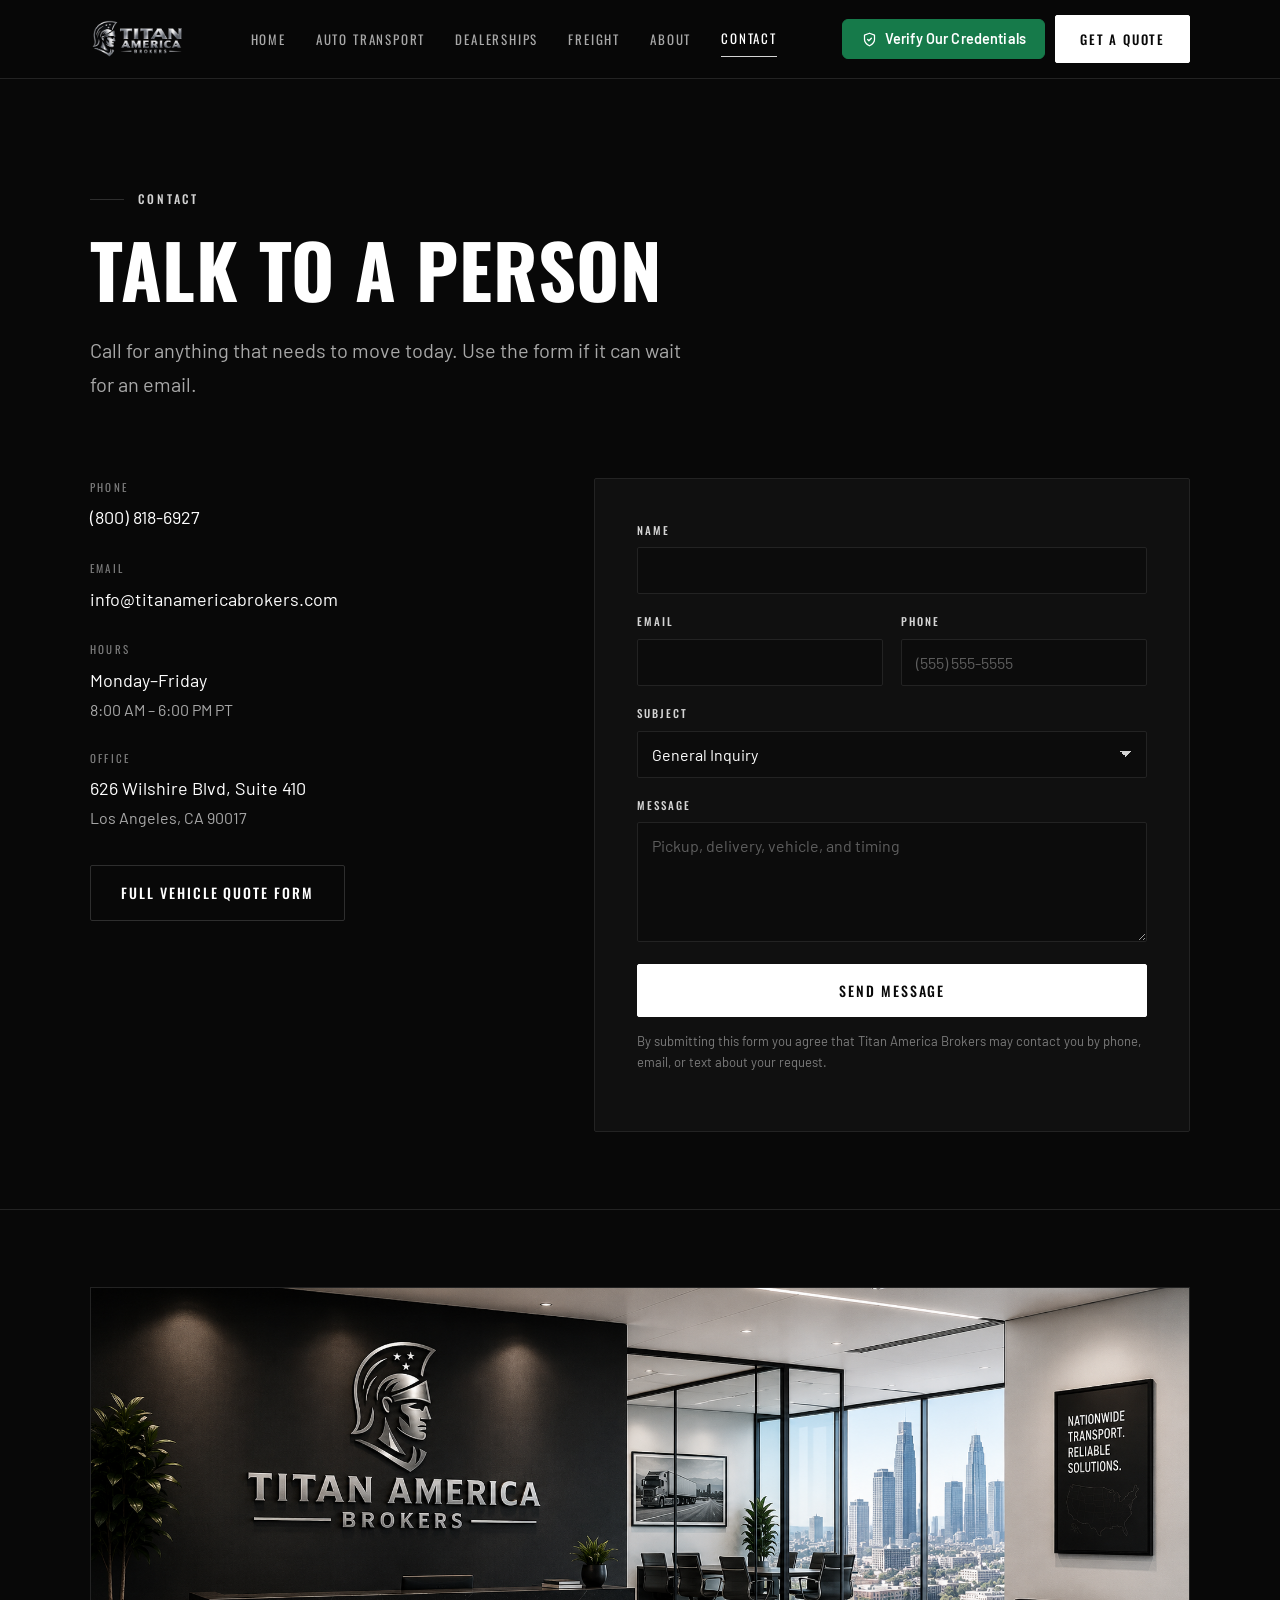
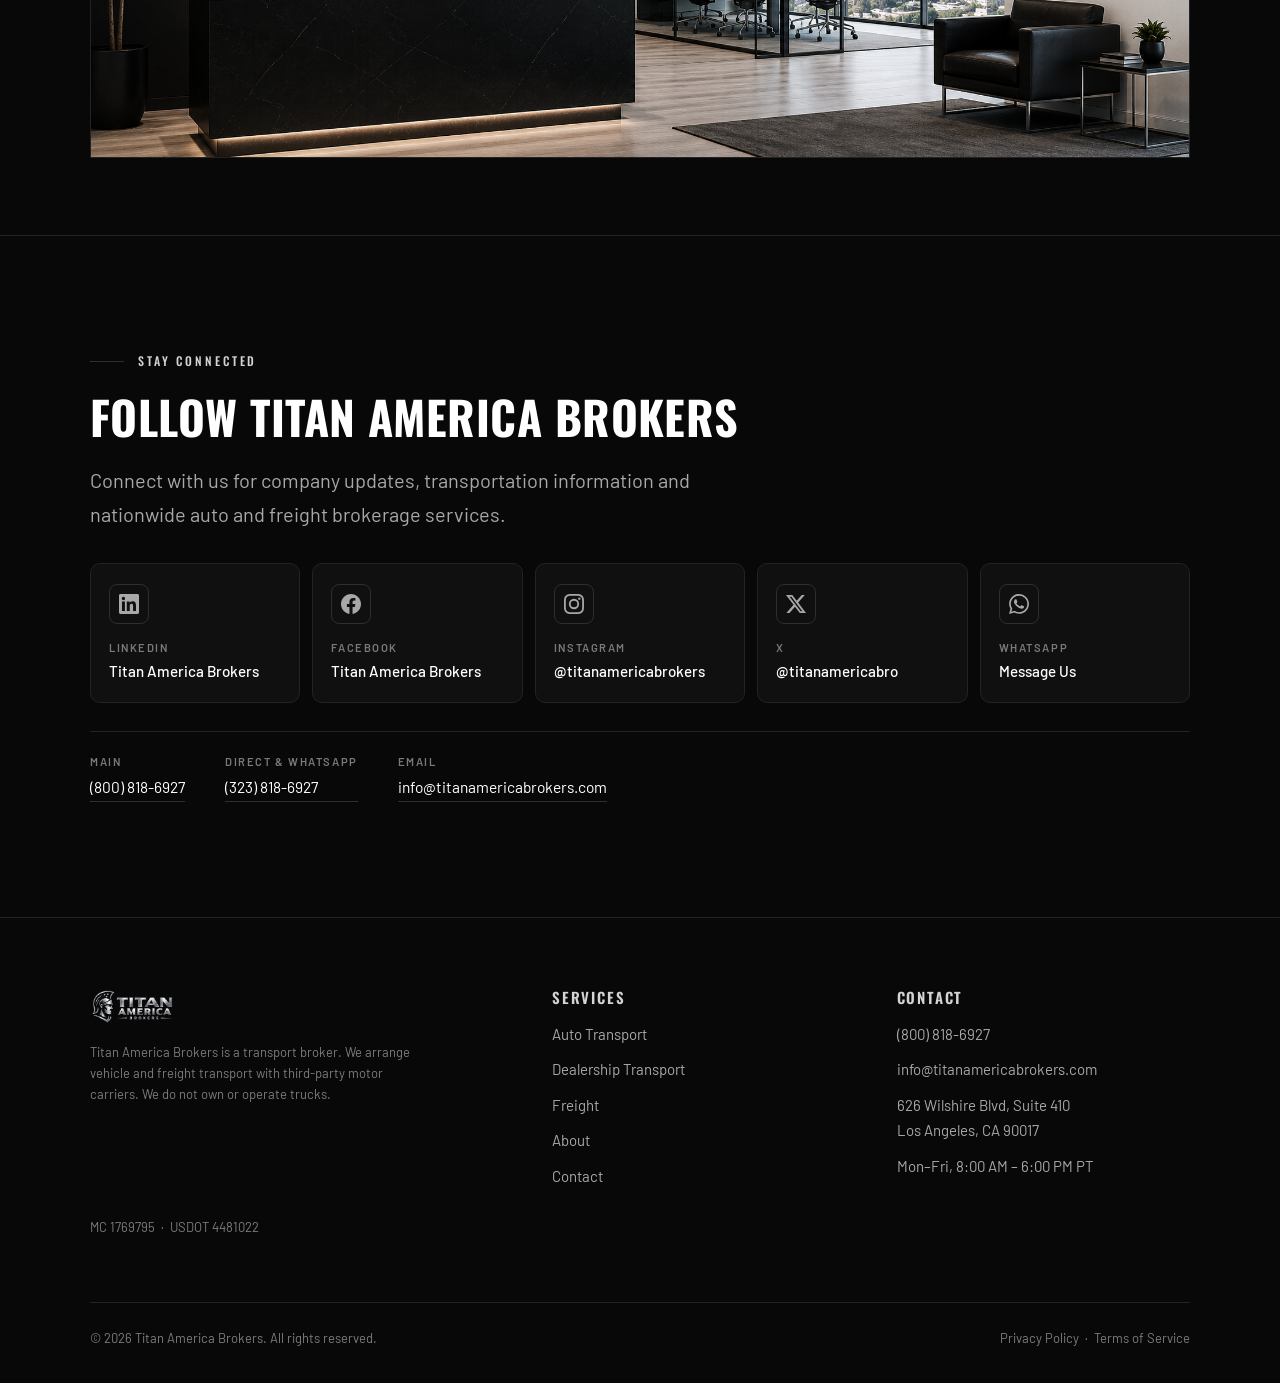
<file: contact.html>
<!DOCTYPE html>
<html lang="en">
<head>
<meta charset="utf-8">
<meta name="viewport" content="width=device-width, initial-scale=1">
<title>Contact | Car Shipping Los Angeles | Titan America Brokers</title>
<meta name="description" content="Contact Titan America Brokers for auto transport quotes and dealership car shipping. Call (800) 818-6927 or email info@titanamericabrokers.com. Los Angeles, CA.">
<link rel="canonical" href="https://titanamericabrokers.com/contact.html">
<meta name="theme-color" content="#080808">
<link rel="icon" href="assets/img/favicon.png" type="image/png">

<meta property="og:type" content="website">
<meta property="og:site_name" content="Titan America Brokers">
<meta property="og:title" content="Contact | Titan America Brokers">
<meta property="og:description" content="Call (800) 818-6927 or send us the lane. Monday–Friday, 8:00 AM – 6:00 PM PT.">
<meta property="og:url" content="https://titanamericabrokers.com/contact.html">
<meta property="og:image" content="https://titanamericabrokers.com/assets/img/og.jpg">
<meta name="twitter:card" content="summary_large_image">

<link rel="preconnect" href="https://fonts.googleapis.com">
<link rel="preconnect" href="https://fonts.gstatic.com" crossorigin>
<link href="https://fonts.googleapis.com/css2?family=Oswald:wght@400;500;600;700&family=Barlow:wght@400;500;600&display=swap" rel="stylesheet">
<link rel="stylesheet" href="assets/css/styles.css">
<link rel="stylesheet" href="assets/css/credentials.css">
<noscript><style>.reveal{opacity:1;transform:none}</style></noscript>

<script type="application/ld+json">
{
  "@context": "https://schema.org",
  "@type": "Organization",
  "name": "Titan America Brokers",
  "url": "https://titanamericabrokers.com/",
  "logo": "https://titanamericabrokers.com/assets/img/logo.png",
  "telephone": "+1-800-818-6927",
  "email": "info@titanamericabrokers.com",
  "address": {
    "@type": "PostalAddress",
    "streetAddress": "626 Wilshire Blvd, Suite 410",
    "addressLocality": "Los Angeles",
    "addressRegion": "CA",
    "postalCode": "90017",
    "addressCountry": "US"
  },
  "areaServed": { "@type": "Country", "name": "United States" },
  "openingHoursSpecification": {
    "@type": "OpeningHoursSpecification",
    "dayOfWeek": ["Monday","Tuesday","Wednesday","Thursday","Friday"],
    "opens": "08:00",
    "closes": "18:00"
  },
  "sameAs": [
    "https://www.linkedin.com/company/titanamericabrokers/",
    "https://www.facebook.com/titanamericabrokers/",
    "https://www.instagram.com/titanamericabrokers/",
    "https://x.com/titanamericabro"
  ]
}
</script>
</head>
<body>

<header class="header">
  <div class="container header__inner">

    <a class="brand" href="index.html" aria-label="Titan America Brokers — home">
      <img
        src="assets/img/logo.png"
        alt="Titan America Brokers"
        onerror="this.nextElementSibling.hidden=false;this.remove()"
      >
      <span class="brand__text" hidden>
        Titan America<br>Brokers
      </span>
    </a>

    <button
      class="navtoggle"
      type="button"
      aria-expanded="false"
      aria-controls="primary-nav"
      aria-label="Open menu"
    >
      <span></span>
      <span></span>
      <span></span>
    </button>

    <nav class="nav" id="primary-nav" aria-label="Main">
      <a href="index.html">Home</a>
      <a href="auto-transport.html">Auto Transport</a>
      <a href="dealerships.html">Dealerships</a>
      <a href="freight.html">Freight</a>
      <a href="about.html">About</a>
      <a href="contact.html" aria-current="page">Contact</a>

      <!-- Mobile navigation buttons -->
      <div class="nav-actions">
        <a class="btn-verify" href="verification.html">
          <svg
            viewBox="0 0 24 24"
            fill="none"
            stroke="currentColor"
            stroke-width="2"
            stroke-linecap="round"
            stroke-linejoin="round"
            aria-hidden="true"
          >
            <path d="M12 22s8-4 8-10V5l-8-3-8 3v7c0 6 8 10 8 10z"></path>
            <path d="m9 12 2 2 4-4"></path>
          </svg>
          Verify Our Credentials
        </a>

        <a class="btn btn--primary" href="index.html#quote">
          Get a Quote
        </a>
      </div>
    </nav>

    <!-- Desktop navigation buttons -->
    <div class="nav-actions desktop-cta">
      <a class="btn-verify" href="verification.html">
        <svg
          viewBox="0 0 24 24"
          fill="none"
          stroke="currentColor"
          stroke-width="2"
          stroke-linecap="round"
          stroke-linejoin="round"
          aria-hidden="true"
        >
          <path d="M12 22s8-4 8-10V5l-8-3-8 3v7c0 6 8 10 8 10z"></path>
          <path d="m9 12 2 2 4-4"></path>
        </svg>
        Verify Our Credentials
      </a>

      <a class="btn btn--primary" href="index.html#quote">
        Get a Quote
      </a>
    </div>

  </div>
</header>

<main>

  <section class="hero">
    <div class="container">
      <p class="eyebrow">Contact</p>
      <h1>Talk to a Person</h1>
      <p class="lead">Call for anything that needs to move today. Use the form if it can wait for an email.</p>
    </div>
  </section>

  <section class="section section--tight">
    <div class="container split split--form">
      <div class="reveal">
        <dl class="dl">
          <div>
            <dt>Phone</dt>
            <dd><a href="tel:+18008186927">(800) 818-6927</a></dd>
          </div>
          <div>
            <dt>Email</dt>
            <dd><a href="mailto:info@titanamericabrokers.com">info@titanamericabrokers.com</a></dd>
          </div>
          <div>
            <dt>Hours</dt>
            <dd>Monday–Friday<span>8:00 AM – 6:00 PM PT</span></dd>
          </div>
          <div>
            <dt>Office</dt>
            <dd>626 Wilshire Blvd, Suite 410<span>Los Angeles, CA 90017</span></dd>
          </div>
        </dl>
        <div class="btn-row">
          <a class="btn btn--ghost" href="index.html#quote">Full Vehicle Quote Form</a>
        </div>
      </div>

      <div class="formcard reveal">
        <form
  id="contact-form"
  data-form
  data-subject="Website contact message"
>
          <div class="form-body">
            <div class="form-grid">
              <div class="field field--full">
                <label for="c-name">Name</label>
                <input id="c-name" name="name" type="text" required autocomplete="name">
              </div>
              <div class="field">
                <label for="c-email">Email</label>
                <input id="c-email" name="email" type="email" required autocomplete="email">
              </div>
              <div class="field">
                <label for="c-phone">Phone</label>
                <input id="c-phone" name="phone" type="tel" required autocomplete="tel" placeholder="(555) 555-5555">
              </div>
              <div class="field field--full">
                <label for="c-topic">Subject</label>
              
                <select
                  id="c-topic"
                  name="topic"
                  required
                  data-subject-source
                >
                  <option value="General Inquiry">General Inquiry</option>
                  <option value="Transport Quote">Transport Quote</option>
                  <option value="Dealership Services">Dealership Services</option>
                  <option value="Carrier Inquiry">Carrier Inquiry</option>
                  <option value="Verification Document Request">
                    Verification Document Request
                  </option>
                </select>
              </div>
              <div class="field field--full">
                <label for="c-message">Message</label>
                <textarea id="c-message" name="message" required placeholder="Pickup, delivery, vehicle, and timing"></textarea>
              </div>
              <div class="hp" aria-hidden="true">
                <label for="c-company-website">Company website</label>
                <input id="c-company-website" name="company_website" type="text" tabindex="-1" autocomplete="off">
              </div>
            </div>
            <div class="form-foot">
              <button class="btn btn--primary btn--block" type="submit">Send Message</button>
              <p class="form-note">By submitting this form you agree that Titan America Brokers may contact you by phone, email, or text about your request.</p>
              <p class="form-status" data-status role="status" aria-live="polite"></p>
            </div>
          </div>
          <div class="form-success">
            <h3>Message sent</h3>
            <p>We'll get back to you shortly. Need it moving today? Call <a href="tel:+18008186927">(800) 818-6927</a>.</p>
            <p data-email-note hidden>Your email app should have opened with the details filled in — send that message and we'll take it from there.</p>
          </div>
        </form>
      </div>
    </div>
  </section>

  <section class="section section--line section--tight">
    <div class="container">
      <figure class="ph reveal" style="--ratio:21/9">
        <img src="assets/img/office.jpg" alt="Titan America Brokers office building in Los Angeles" loading="lazy" onerror="this.remove()">
        <figcaption>Office image — 1600×686</figcaption>
      </figure>
    </div>
  </section>

  <!-- ============================ SOCIAL CHANNELS ============================ -->
  <section class="section section--line" id="follow">
    <div class="container">
      <p class="eyebrow">Stay Connected</p>
      <h2>Follow Titan America Brokers</h2>
      <p class="lead">Connect with us for company updates, transportation information and nationwide auto and freight brokerage services.</p>

      <ul class="tab-social reveal">
        <li>
          <a href="https://www.linkedin.com/company/titanamericabrokers/" target="_blank" rel="noopener noreferrer" aria-label="Titan America Brokers on LinkedIn">
            <span class="tab-social__icon">
              <svg viewBox="0 0 24 24" fill="currentColor" aria-hidden="true"><path d="M20.45 20.45h-3.56v-5.57c0-1.33-.02-3.04-1.85-3.04-1.85 0-2.14 1.45-2.14 2.94v5.67H9.35V9h3.41v1.56h.05c.48-.9 1.63-1.85 3.36-1.85 3.59 0 4.25 2.36 4.25 5.44v6.3zM5.34 7.43a2.06 2.06 0 1 1 0-4.13 2.06 2.06 0 0 1 0 4.13zM7.12 20.45H3.56V9h3.56v11.45zM22.22 0H1.77C.79 0 0 .77 0 1.73v20.54C0 23.23.79 24 1.77 24h20.45c.98 0 1.78-.77 1.78-1.73V1.73C24 .77 23.2 0 22.22 0z"/></svg>
            </span>
            <span>
              <span class="tab-social__label">LinkedIn</span>
              <span class="tab-social__handle">Titan America Brokers</span>
            </span>
            <span class="sr-only"> (opens in a new tab)</span>
          </a>
        </li>

        <li>
          <a href="https://www.facebook.com/titanamericabrokers/" target="_blank" rel="noopener noreferrer" aria-label="Titan America Brokers on Facebook">
            <span class="tab-social__icon">
              <svg viewBox="0 0 24 24" fill="currentColor" aria-hidden="true"><path d="M24 12.07C24 5.4 18.63 0 12 0S0 5.4 0 12.07C0 18.1 4.39 23.1 10.13 24v-8.44H7.08v-3.49h3.05V9.41c0-3.02 1.79-4.69 4.53-4.69 1.31 0 2.68.24 2.68.24v2.97h-1.51c-1.49 0-1.96.93-1.96 1.89v2.25h3.33l-.53 3.49h-2.8V24C19.61 23.1 24 18.1 24 12.07z"/></svg>
            </span>
            <span>
              <span class="tab-social__label">Facebook</span>
              <span class="tab-social__handle">Titan America Brokers</span>
            </span>
            <span class="sr-only"> (opens in a new tab)</span>
          </a>
        </li>

        <li>
          <a href="https://www.instagram.com/titanamericabrokers/" target="_blank" rel="noopener noreferrer" aria-label="Titan America Brokers on Instagram">
            <span class="tab-social__icon">
              <svg viewBox="0 0 24 24" fill="currentColor" aria-hidden="true"><path d="M12 2.16c3.2 0 3.58.01 4.85.07 1.17.05 1.8.25 2.23.41.56.22.96.48 1.38.9.42.42.68.82.9 1.38.16.42.36 1.06.41 2.23.06 1.27.07 1.65.07 4.85s-.01 3.58-.07 4.85c-.05 1.17-.25 1.8-.41 2.23-.22.56-.48.96-.9 1.38-.42.42-.82.68-1.38.9-.42.16-1.06.36-2.23.41-1.27.06-1.65.07-4.85.07s-3.58-.01-4.85-.07c-1.17-.05-1.8-.25-2.23-.41-.56-.22-.96-.48-1.38-.9-.42-.42-.68-.82-.9-1.38-.16-.42-.36-1.06-.41-2.23C2.17 15.58 2.16 15.2 2.16 12s.01-3.58.07-4.85c.05-1.17.25-1.8.41-2.23.22-.56.48-.96.9-1.38.42-.42.82-.68 1.38-.9.42-.16 1.06-.36 2.23-.41C8.42 2.17 8.8 2.16 12 2.16M12 0C8.74 0 8.33.01 7.05.07 5.78.13 4.9.33 4.14.63c-.79.3-1.46.72-2.13 1.38C1.35 2.68.93 3.35.63 4.14.33 4.9.13 5.78.07 7.05.01 8.33 0 8.74 0 12s.01 3.67.07 4.95c.06 1.27.26 2.15.56 2.91.3.79.72 1.46 1.38 2.13.67.66 1.34 1.08 2.13 1.38.76.3 1.64.5 2.91.56C8.33 23.99 8.74 24 12 24s3.67-.01 4.95-.07c1.27-.06 2.15-.26 2.91-.56.79-.3 1.46-.72 2.13-1.38.66-.67 1.08-1.34 1.38-2.13.3-.76.5-1.64.56-2.91.06-1.28.07-1.69.07-4.95s-.01-3.67-.07-4.95c-.06-1.27-.26-2.15-.56-2.91-.3-.79-.72-1.46-1.38-2.13C21.32 1.35 20.65.93 19.86.63c-.76-.3-1.64-.5-2.91-.56C15.67.01 15.26 0 12 0zm0 5.84a6.16 6.16 0 1 0 0 12.32 6.16 6.16 0 0 0 0-12.32zm0 10.16a4 4 0 1 1 0-8 4 4 0 0 1 0 8zm7.85-10.41a1.44 1.44 0 1 1-2.88 0 1.44 1.44 0 0 1 2.88 0z"/></svg>
            </span>
            <span>
              <span class="tab-social__label">Instagram</span>
              <span class="tab-social__handle">@titanamericabrokers</span>
            </span>
            <span class="sr-only"> (opens in a new tab)</span>
          </a>
        </li>

        <li>
          <a href="https://x.com/titanamericabro" target="_blank" rel="noopener noreferrer" aria-label="Titan America Brokers on X">
            <span class="tab-social__icon">
              <svg viewBox="0 0 24 24" fill="currentColor" aria-hidden="true"><path d="M18.9 1.15h3.68l-8.04 9.19L24 22.85h-7.41l-5.8-7.58-6.64 7.58H.47l8.6-9.83L0 1.15h7.59l5.24 6.93 6.07-6.93zm-1.29 19.5h2.04L6.49 3.24H4.3l13.31 17.41z"/></svg>
            </span>
            <span>
              <span class="tab-social__label">X</span>
              <span class="tab-social__handle">@titanamericabro</span>
            </span>
            <span class="sr-only"> (opens in a new tab)</span>
          </a>
        </li>

        <li>
          <a href="https://wa.me/13238186927" target="_blank" rel="noopener noreferrer" aria-label="Message Titan America Brokers on WhatsApp">
            <span class="tab-social__icon">
              <svg viewBox="0 0 24 24" fill="currentColor" aria-hidden="true"><path d="M17.47 14.38c-.3-.15-1.76-.87-2.03-.97-.27-.1-.47-.15-.67.15-.2.3-.77.97-.94 1.17-.17.2-.35.22-.65.07-.3-.15-1.26-.46-2.4-1.48-.89-.79-1.49-1.76-1.66-2.06-.17-.3-.02-.46.13-.61.13-.13.3-.35.45-.52.15-.17.2-.3.3-.5.1-.2.05-.37-.02-.52-.07-.15-.67-1.61-.92-2.21-.24-.58-.49-.5-.67-.51h-.57c-.2 0-.52.07-.79.37-.27.3-1.04 1.02-1.04 2.48s1.06 2.88 1.21 3.08c.15.2 2.09 3.2 5.07 4.49.71.31 1.26.49 1.69.62.71.23 1.36.19 1.87.12.57-.09 1.76-.72 2.01-1.41.25-.7.25-1.29.17-1.41-.07-.12-.27-.2-.57-.35zM12.05 21.8h-.01a9.87 9.87 0 0 1-5.03-1.38l-.36-.21-3.74.98 1-3.65-.24-.37a9.86 9.86 0 0 1-1.51-5.26c0-5.45 4.44-9.89 9.9-9.89 2.64 0 5.12 1.03 6.99 2.9a9.83 9.83 0 0 1 2.9 6.99c0 5.45-4.44 9.89-9.9 9.89zM20.52 3.45A11.8 11.8 0 0 0 12.05 0C5.5 0 .17 5.33.17 11.88c0 2.09.55 4.14 1.59 5.94L.07 24l6.33-1.66a11.85 11.85 0 0 0 5.67 1.44h.01c6.54 0 11.87-5.33 11.87-11.88 0-3.17-1.24-6.15-3.48-8.4z"/></svg>
            </span>
            <span>
              <span class="tab-social__label">WhatsApp</span>
              <span class="tab-social__handle">Message Us</span>
            </span>
            <span class="sr-only"> (opens in a new tab)</span>
          </a>
        </li>
      </ul>

      <ul class="tab-direct">
        <li>
          <span>Main</span>
          <a href="tel:+18008186927">(800) 818-6927</a>
        </li>
        <li>
          <span>Direct &amp; WhatsApp</span>
          <a href="tel:+13238186927">(323) 818-6927</a>
        </li>
        <li>
          <span>Email</span>
          <a href="mailto:info@titanamericabrokers.com">info@titanamericabrokers.com</a>
        </li>
      </ul>
    </div>
  </section>
  <!-- ========================== END SOCIAL CHANNELS ========================== -->

</main>

<footer class="footer">
  <div class="container">
    <div class="footer__top">
      <div>
        <img src="assets/img/logo.png" alt="Titan America Brokers" onerror="this.nextElementSibling.hidden=false;this.remove()">
        <span class="brand__text" hidden>Titan America Brokers</span>
        <p class="disclaimer">Titan America Brokers is a transport broker. We arrange vehicle and freight transport with third-party motor carriers. We do not own or operate trucks.</p>
      </div>
      <div>
        <h4>Services</h4>
        <ul>
          <li><a href="auto-transport.html">Auto Transport</a></li>
          <li><a href="dealerships.html">Dealership Transport</a></li>
          <li><a href="freight.html">Freight</a></li>
          <li><a href="about.html">About</a></li>
          <li><a href="contact.html">Contact</a></li>
        </ul>
      </div>
      <div>
        <h4>Contact</h4>
        <ul>
          <li><a href="tel:+18008186927">(800) 818-6927</a></li>
          <li><a href="mailto:info@titanamericabrokers.com">info@titanamericabrokers.com</a></li>
          <li>626 Wilshire Blvd, Suite 410<br>Los Angeles, CA 90017</li>
          <li>Mon–Fri, 8:00 AM – 6:00 PM PT</li>
        </ul>
      </div>
    </div>

<p class="disclaimer" style="margin-top:28px">
  MC 1769795 &nbsp;·&nbsp; USDOT 4481022
</p>

    <div class="footer__bar">
      <span>© <span data-year>2026</span> Titan America Brokers. All rights reserved.</span>
      <span><a href="privacy.html">Privacy Policy</a> &nbsp;·&nbsp; <a href="terms.html">Terms of Service</a></span>
    </div>
  </div>
</footer>

<div class="mobilebar">
  <a href="tel:+18008186927">Call Now</a>
  <a href="index.html#quote">Get a Quote</a>
</div>

<script src="assets/js/main.js"></script>
</body>
</html>
</file>
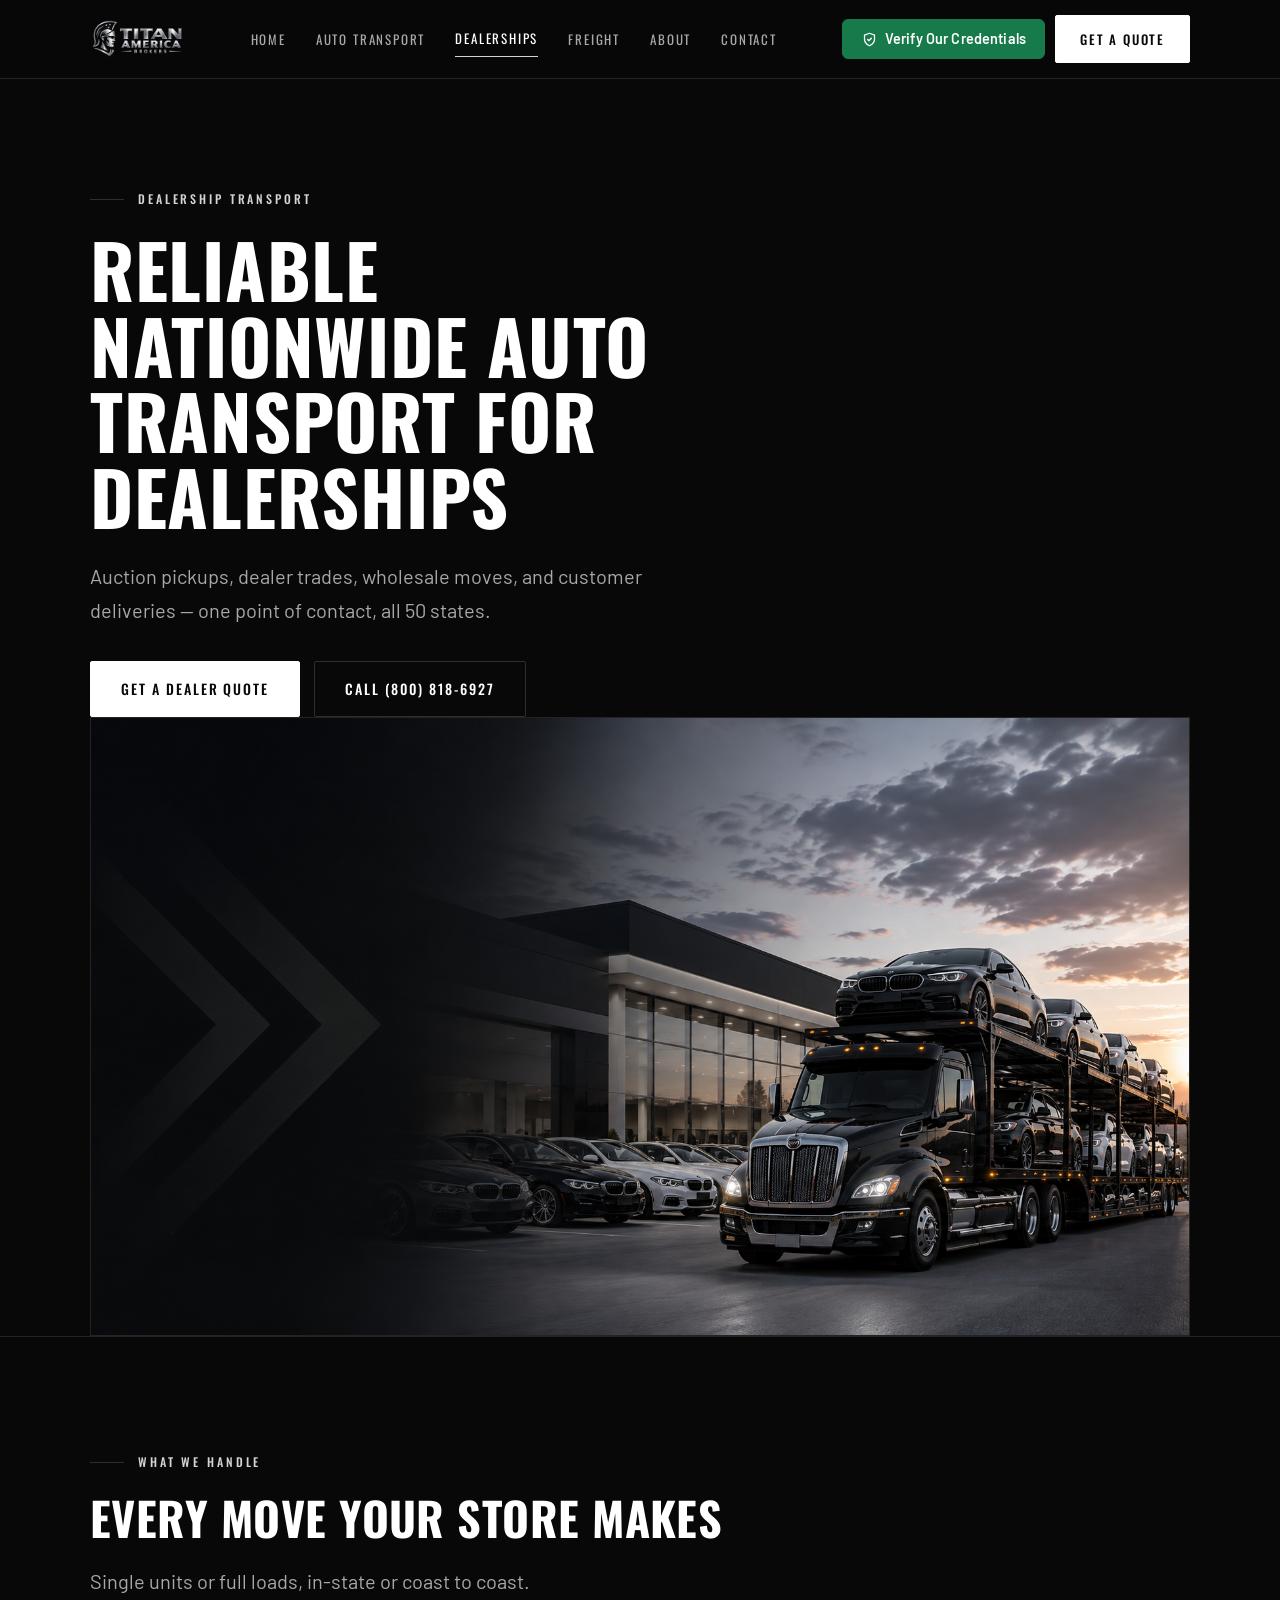
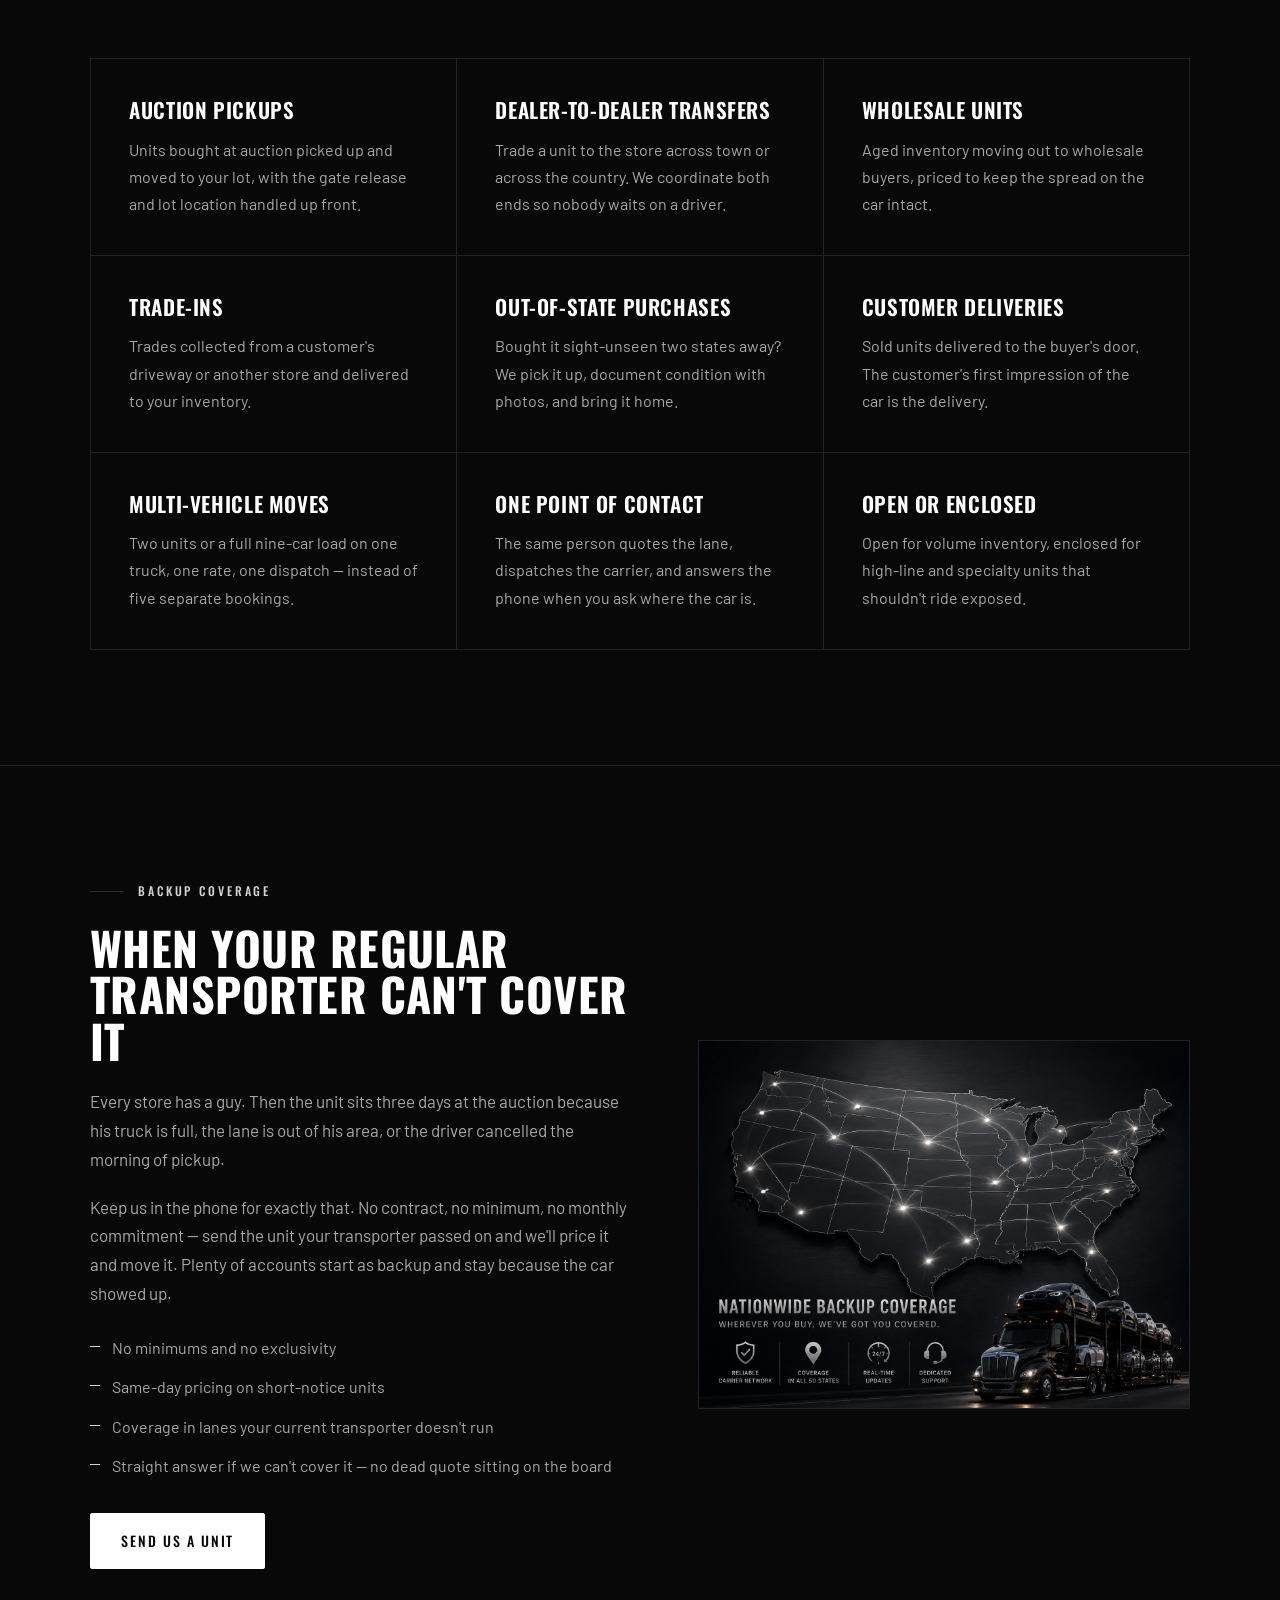
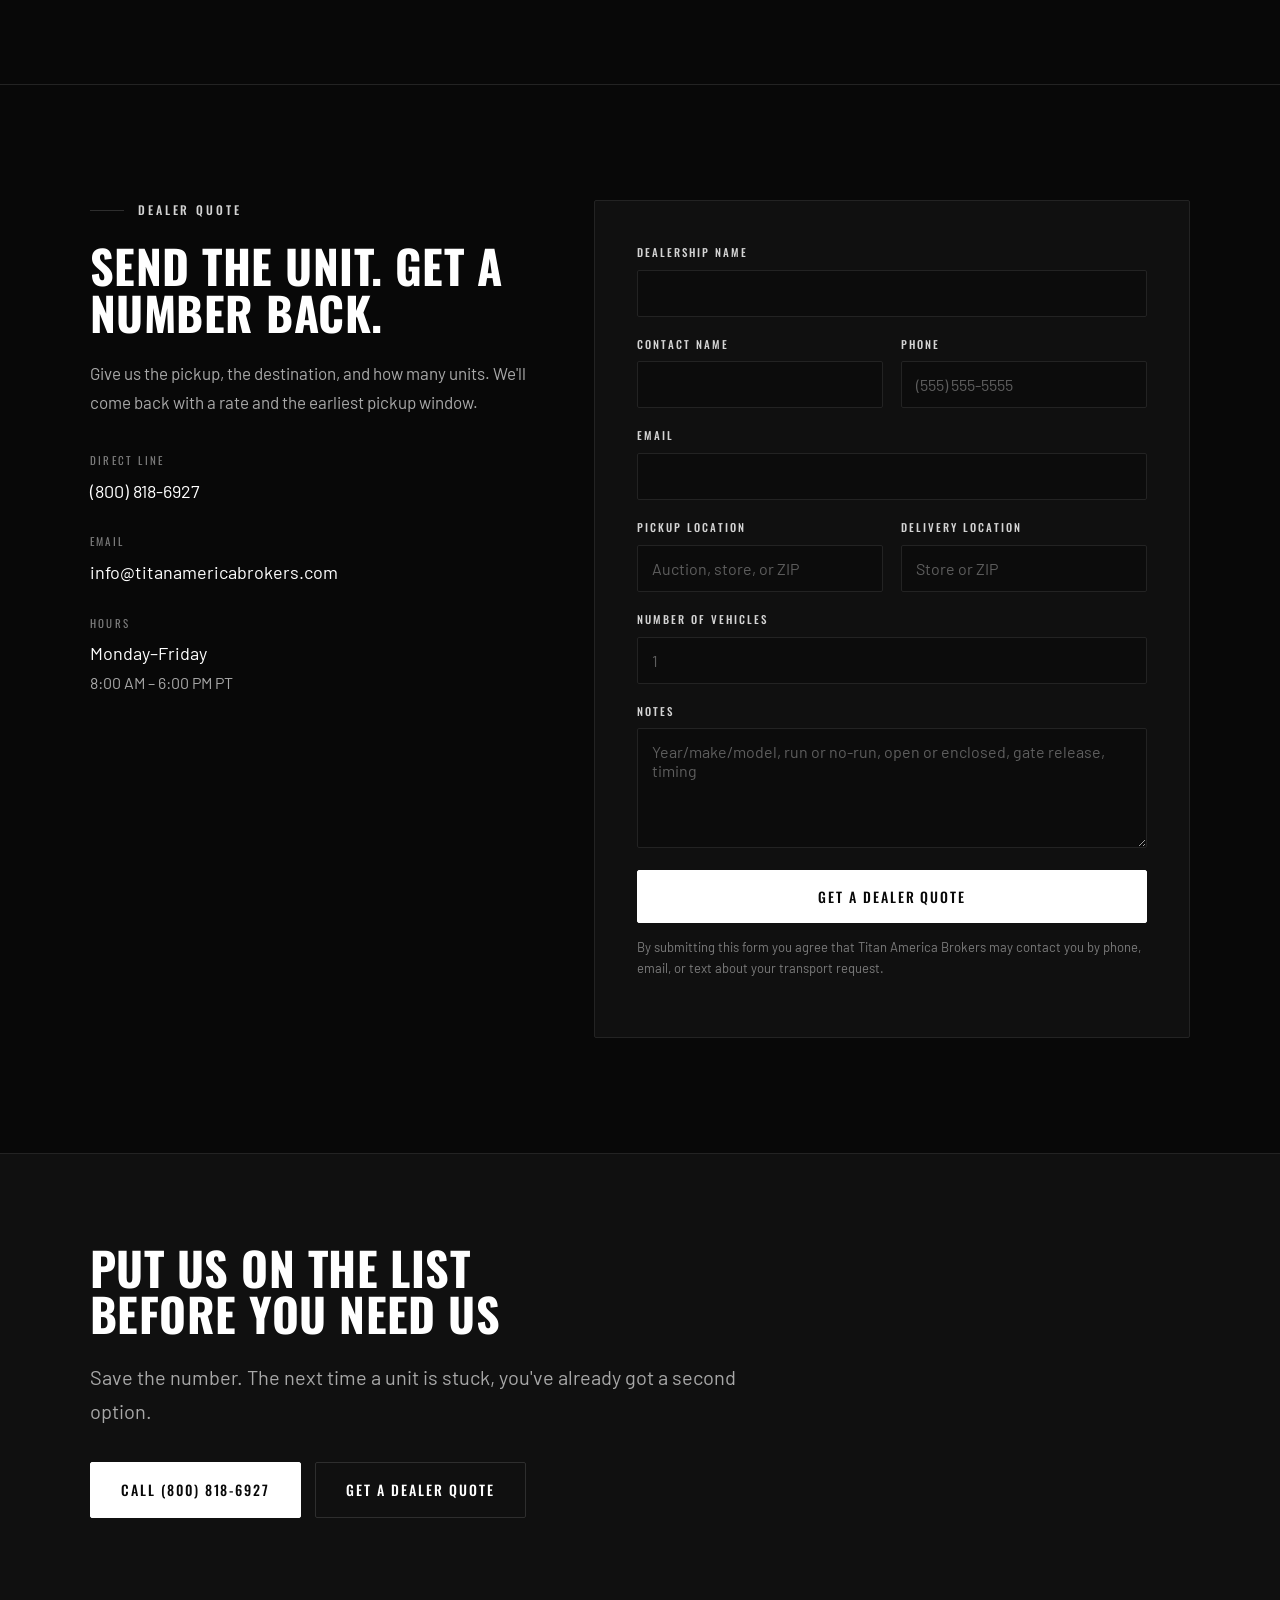
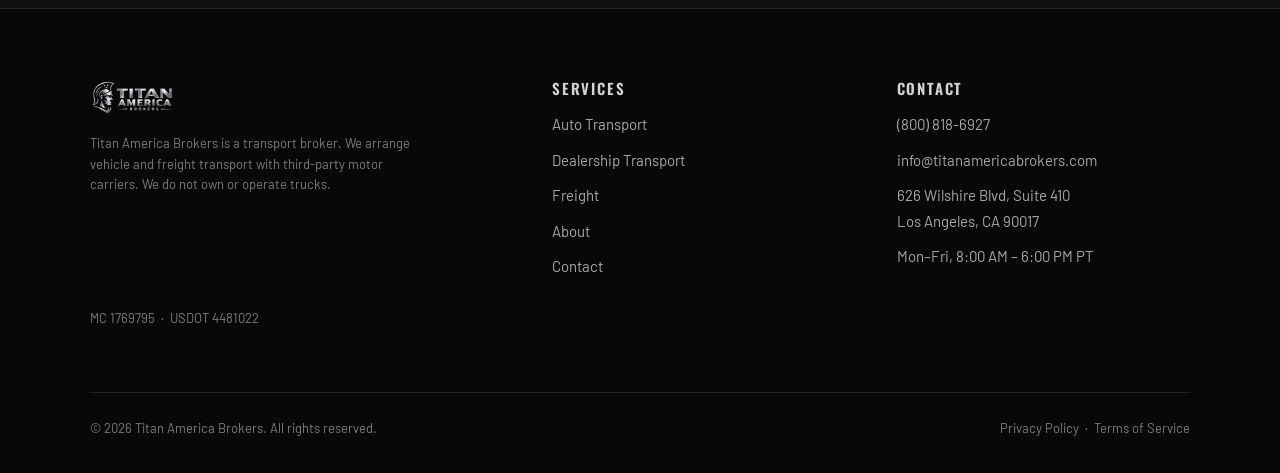
<file: dealerships.html>
<!DOCTYPE html>
<html lang="en">
<head>
<meta charset="utf-8">
<meta name="viewport" content="width=device-width, initial-scale=1">
<title>Dealership Auto Transport Nationwide | Titan America Brokers</title>
<meta name="description" content="Dealership auto transport nationwide: auction vehicle transport, dealer-to-dealer transfers, wholesale units, trade-ins, and customer deliveries. One point of contact for every unit.">
<link rel="canonical" href="https://titanamericabrokers.com/dealerships.html">
<meta name="theme-color" content="#080808">
<link rel="icon" href="assets/img/favicon.png" type="image/png">

<meta property="og:type" content="website">
<meta property="og:site_name" content="Titan America Brokers">
<meta property="og:title" content="Dealership Auto Transport Nationwide | Titan America Brokers">
<meta property="og:description" content="Auction pickups, dealer trades, wholesale moves, and customer deliveries — coordinated nationwide from one point of contact.">
<meta property="og:url" content="https://titanamericabrokers.com/dealerships.html">
<meta property="og:image" content="https://titanamericabrokers.com/assets/img/og.jpg">
<meta name="twitter:card" content="summary_large_image">

<link rel="preconnect" href="https://fonts.googleapis.com">
<link rel="preconnect" href="https://fonts.gstatic.com" crossorigin>
<link href="https://fonts.googleapis.com/css2?family=Oswald:wght@400;500;600;700&family=Barlow:wght@400;500;600&display=swap" rel="stylesheet">
<link rel="stylesheet" href="assets/css/styles.css">
<link rel="stylesheet" href="assets/css/credentials.css">
<noscript><style>.reveal{opacity:1;transform:none}</style></noscript>
</head>
<body>

<header class="header">
  <div class="container header__inner">

    <a class="brand" href="index.html" aria-label="Titan America Brokers — home">
      <img
        src="assets/img/logo.png"
        alt="Titan America Brokers"
        onerror="this.nextElementSibling.hidden=false;this.remove()"
      >
      <span class="brand__text" hidden>
        Titan America<br>Brokers
      </span>
    </a>

    <button
      class="navtoggle"
      type="button"
      aria-expanded="false"
      aria-controls="primary-nav"
      aria-label="Open menu"
    >
      <span></span>
      <span></span>
      <span></span>
    </button>

    <nav class="nav" id="primary-nav" aria-label="Main">
      <a href="index.html">Home</a>
      <a href="auto-transport.html">Auto Transport</a>
      <a href="dealerships.html" aria-current="page">Dealerships</a>
      <a href="freight.html">Freight</a>
      <a href="about.html">About</a>
      <a href="contact.html">Contact</a>

      <!-- Mobile navigation buttons -->
      <div class="nav-actions">
        <a class="btn-verify" href="verification.html">
          <svg
            viewBox="0 0 24 24"
            fill="none"
            stroke="currentColor"
            stroke-width="2"
            stroke-linecap="round"
            stroke-linejoin="round"
            aria-hidden="true"
          >
            <path d="M12 22s8-4 8-10V5l-8-3-8 3v7c0 6 8 10 8 10z"></path>
            <path d="m9 12 2 2 4-4"></path>
          </svg>
          Verify Our Credentials
        </a>

        <a class="btn btn--primary" href="index.html#quote">
          Get a Quote
        </a>
      </div>
    </nav>

    <!-- Desktop navigation buttons -->
    <div class="nav-actions desktop-cta">
      <a class="btn-verify" href="verification.html">
        <svg
          viewBox="0 0 24 24"
          fill="none"
          stroke="currentColor"
          stroke-width="2"
          stroke-linecap="round"
          stroke-linejoin="round"
          aria-hidden="true"
        >
          <path d="M12 22s8-4 8-10V5l-8-3-8 3v7c0 6 8 10 8 10z"></path>
          <path d="m9 12 2 2 4-4"></path>
        </svg>
        Verify Our Credentials
      </a>

      <a class="btn btn--primary" href="index.html#quote">
        Get a Quote
      </a>
    </div>

  </div>
</header>


<main>

  <section class="hero">
    <div class="container">
      <p class="eyebrow">Dealership transport</p>
      <h1>Reliable Nationwide Auto Transport for Dealerships</h1>
      <p class="lead">Auction pickups, dealer trades, wholesale moves, and customer deliveries — one point of contact, all 50 states.</p>
      <div class="btn-row">
        <a class="btn btn--primary" href="#dealer-quote">Get a Dealer Quote</a>
        <a class="btn btn--ghost" href="tel:+18008186927">Call (800) 818-6927</a>
      </div>
      <figure class="ph hero__media reveal" style="--ratio:16/9">
        <img src="assets/img/dealer-hero.jpg" alt="Dealership vehicles being loaded for transport" onerror="this.remove()">
        <figcaption>Dealership hero image — 1600×900</figcaption>
      </figure>
    </div>
  </section>

  <section class="section section--line">
    <div class="container">
      <div class="section-head reveal">
        <p class="eyebrow">What we handle</p>
        <h2>Every move your store makes</h2>
        <p class="lead">Single units or full loads, in-state or coast to coast.</p>
      </div>
      <div class="grid grid--3 reveal">
        <div class="cell">
          <h3>Auction Pickups</h3>
          <p>Units bought at auction picked up and moved to your lot, with the gate release and lot location handled up front.</p>
        </div>
        <div class="cell">
          <h3>Dealer-to-Dealer Transfers</h3>
          <p>Trade a unit to the store across town or across the country. We coordinate both ends so nobody waits on a driver.</p>
        </div>
        <div class="cell">
          <h3>Wholesale Units</h3>
          <p>Aged inventory moving out to wholesale buyers, priced to keep the spread on the car intact.</p>
        </div>
        <div class="cell">
          <h3>Trade-Ins</h3>
          <p>Trades collected from a customer's driveway or another store and delivered to your inventory.</p>
        </div>
        <div class="cell">
          <h3>Out-of-State Purchases</h3>
          <p>Bought it sight-unseen two states away? We pick it up, document condition with photos, and bring it home.</p>
        </div>
        <div class="cell">
          <h3>Customer Deliveries</h3>
          <p>Sold units delivered to the buyer's door. The customer's first impression of the car is the delivery.</p>
        </div>
        <div class="cell">
          <h3>Multi-Vehicle Moves</h3>
          <p>Two units or a full nine-car load on one truck, one rate, one dispatch — instead of five separate bookings.</p>
        </div>
        <div class="cell">
          <h3>One Point of Contact</h3>
          <p>The same person quotes the lane, dispatches the carrier, and answers the phone when you ask where the car is.</p>
        </div>
        <div class="cell">
          <h3>Open or Enclosed</h3>
          <p>Open for volume inventory, enclosed for high-line and specialty units that shouldn't ride exposed.</p>
        </div>
      </div>
    </div>
  </section>

  <!-- BACKUP PARTNER -->
  <section class="section section--line">
    <div class="container split">
      <div class="reveal">
        <p class="eyebrow">Backup coverage</p>
        <h2>When your regular transporter can't cover it</h2>
        <p>Every store has a guy. Then the unit sits three days at the auction because his truck is full, the lane is out of his area, or the driver cancelled the morning of pickup.</p>
        <p>Keep us in the phone for exactly that. No contract, no minimum, no monthly commitment — send the unit your transporter passed on and we'll price it and move it. Plenty of accounts start as backup and stay because the car showed up.</p>
        <ul class="ticks" style="margin-top:26px">
          <li>No minimums and no exclusivity</li>
          <li>Same-day pricing on short-notice units</li>
          <li>Coverage in lanes your current transporter doesn't run</li>
          <li>Straight answer if we can't cover it — no dead quote sitting on the board</li>
        </ul>
        <div class="btn-row">
          <a class="btn btn--primary" href="#dealer-quote">Send Us a Unit</a>
        </div>
      </div>
      <figure class="ph reveal" style="--ratio:4/3">
        <img src="assets/img/backup.jpg" alt="Vehicle waiting at an auction lot" loading="lazy" onerror="this.remove()">
        <figcaption>Backup coverage image — 1200×900</figcaption>
      </figure>
    </div>
  </section>

  <!-- DEALER FORM -->
  <section class="section section--line" id="dealer-quote">
    <div class="container split split--form">
      <div class="reveal">
        <p class="eyebrow">Dealer quote</p>
        <h2>Send the unit. Get a number back.</h2>
        <p>Give us the pickup, the destination, and how many units. We'll come back with a rate and the earliest pickup window.</p>
        <dl class="dl" style="margin-top:34px">
          <div>
            <dt>Direct line</dt>
            <dd><a href="tel:+18008186927">(800) 818-6927</a></dd>
          </div>
          <div>
            <dt>Email</dt>
            <dd><a href="mailto:info@titanamericabrokers.com">info@titanamericabrokers.com</a></dd>
          </div>
          <div>
            <dt>Hours</dt>
            <dd>Monday–Friday<span>8:00 AM – 6:00 PM PT</span></dd>
          </div>
        </dl>
      </div>

      <div class="formcard reveal">
        <form data-form data-subject="Dealer transport quote request">
          <div class="form-body">
            <div class="form-grid">
              <div class="field field--full">
                <label for="d-store">Dealership name</label>
                <input id="d-store" name="dealership_name" type="text" required autocomplete="organization">
              </div>
              <div class="field">
                <label for="d-name">Contact name</label>
                <input id="d-name" name="contact_name" type="text" required autocomplete="name">
              </div>
              <div class="field">
                <label for="d-phone">Phone</label>
                <input id="d-phone" name="phone" type="tel" required autocomplete="tel" placeholder="(555) 555-5555">
              </div>
              <div class="field field--full">
                <label for="d-email">Email</label>
                <input id="d-email" name="email" type="email" required autocomplete="email">
              </div>
              <div class="field">
                <label for="d-pickup">Pickup location</label>
                <input id="d-pickup" name="pickup_location" type="text" required placeholder="Auction, store, or ZIP">
              </div>
              <div class="field">
                <label for="d-delivery">Delivery location</label>
                <input id="d-delivery" name="delivery_location" type="text" required placeholder="Store or ZIP">
              </div>
              <div class="field field--full">
                <label for="d-units">Number of vehicles</label>
                <input id="d-units" name="vehicle_count" type="text" inputmode="numeric" required placeholder="1">
              </div>
              <div class="field field--full">
                <label for="d-notes">Notes</label>
                <textarea id="d-notes" name="notes" placeholder="Year/make/model, run or no-run, open or enclosed, gate release, timing"></textarea>
              </div>
              <div class="hp" aria-hidden="true">
                <label for="d-company-website">Company website</label>
                <input id="d-company-website" name="company_website" type="text" tabindex="-1" autocomplete="off">
              </div>
            </div>
            <div class="form-foot">
              <button class="btn btn--primary btn--block" type="submit">Get a Dealer Quote</button>
              <p class="form-note">By submitting this form you agree that Titan America Brokers may contact you by phone, email, or text about your transport request.</p>
              <p class="form-status" data-status role="status" aria-live="polite"></p>
            </div>
          </div>
          <div class="form-success">
            <h3>Request received</h3>
            <p>We'll come back with a rate and a pickup window. Need it moving today? Call <a href="tel:+18008186927">(800) 818-6927</a>.</p>
            <p data-email-note hidden>Your email app should have opened with the details filled in — send that message and we'll take it from there.</p>
          </div>
        </form>
      </div>
    </div>
  </section>

  <section class="cta">
    <div class="container">
      <div class="reveal">
        <h2>Put us on the list before you need us</h2>
        <p class="lead">Save the number. The next time a unit is stuck, you've already got a second option.</p>
        <div class="btn-row">
          <a class="btn btn--primary" href="tel:+18008186927">Call (800) 818-6927</a>
          <a class="btn btn--ghost" href="#dealer-quote">Get a Dealer Quote</a>
        </div>
      </div>
    </div>
  </section>

</main>

<footer class="footer">
  <div class="container">
    <div class="footer__top">
      <div>
        <img src="assets/img/logo.png" alt="Titan America Brokers" onerror="this.nextElementSibling.hidden=false;this.remove()">
        <span class="brand__text" hidden>Titan America Brokers</span>
        <p class="disclaimer">Titan America Brokers is a transport broker. We arrange vehicle and freight transport with third-party motor carriers. We do not own or operate trucks.</p>
      </div>
      <div>
        <h4>Services</h4>
        <ul>
          <li><a href="auto-transport.html">Auto Transport</a></li>
          <li><a href="dealerships.html">Dealership Transport</a></li>
          <li><a href="freight.html">Freight</a></li>
          <li><a href="about.html">About</a></li>
          <li><a href="contact.html">Contact</a></li>
        </ul>
      </div>
      <div>
        <h4>Contact</h4>
        <ul>
          <li><a href="tel:+18008186927">(800) 818-6927</a></li>
          <li><a href="mailto:info@titanamericabrokers.com">info@titanamericabrokers.com</a></li>
          <li>626 Wilshire Blvd, Suite 410<br>Los Angeles, CA 90017</li>
          <li>Mon–Fri, 8:00 AM – 6:00 PM PT</li>
        </ul>
      </div>
    </div>

<p class="disclaimer" style="margin-top:28px">
  MC 1769795 &nbsp;·&nbsp; USDOT 4481022
</p>

    <div class="footer__bar">
      <span>© <span data-year>2026</span> Titan America Brokers. All rights reserved.</span>
      <span><a href="privacy.html">Privacy Policy</a> &nbsp;·&nbsp; <a href="terms.html">Terms of Service</a></span>
    </div>
  </div>
</footer>

<div class="mobilebar">
  <a href="tel:+18008186927">Call Now</a>
  <a href="#dealer-quote">Get a Quote</a>
</div>

<script src="assets/js/main.js"></script>
</body>
</html>
</file>
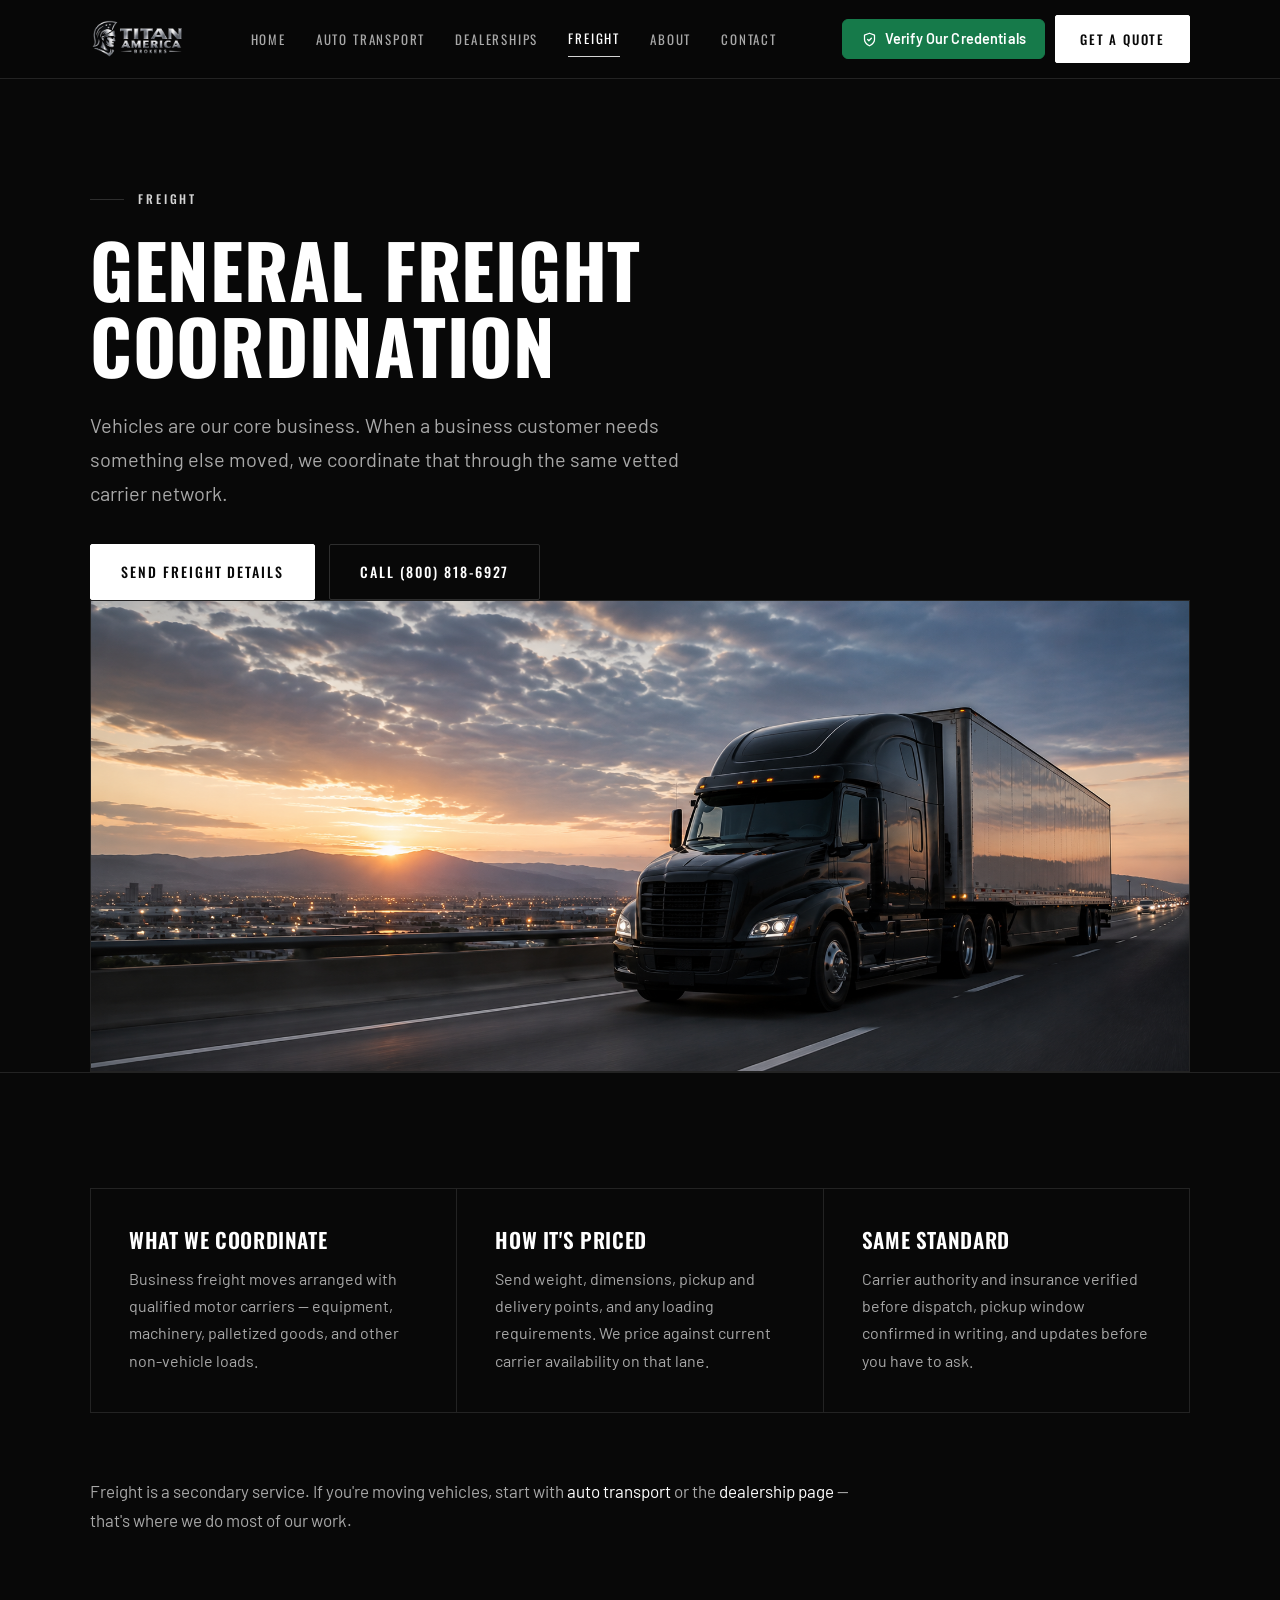
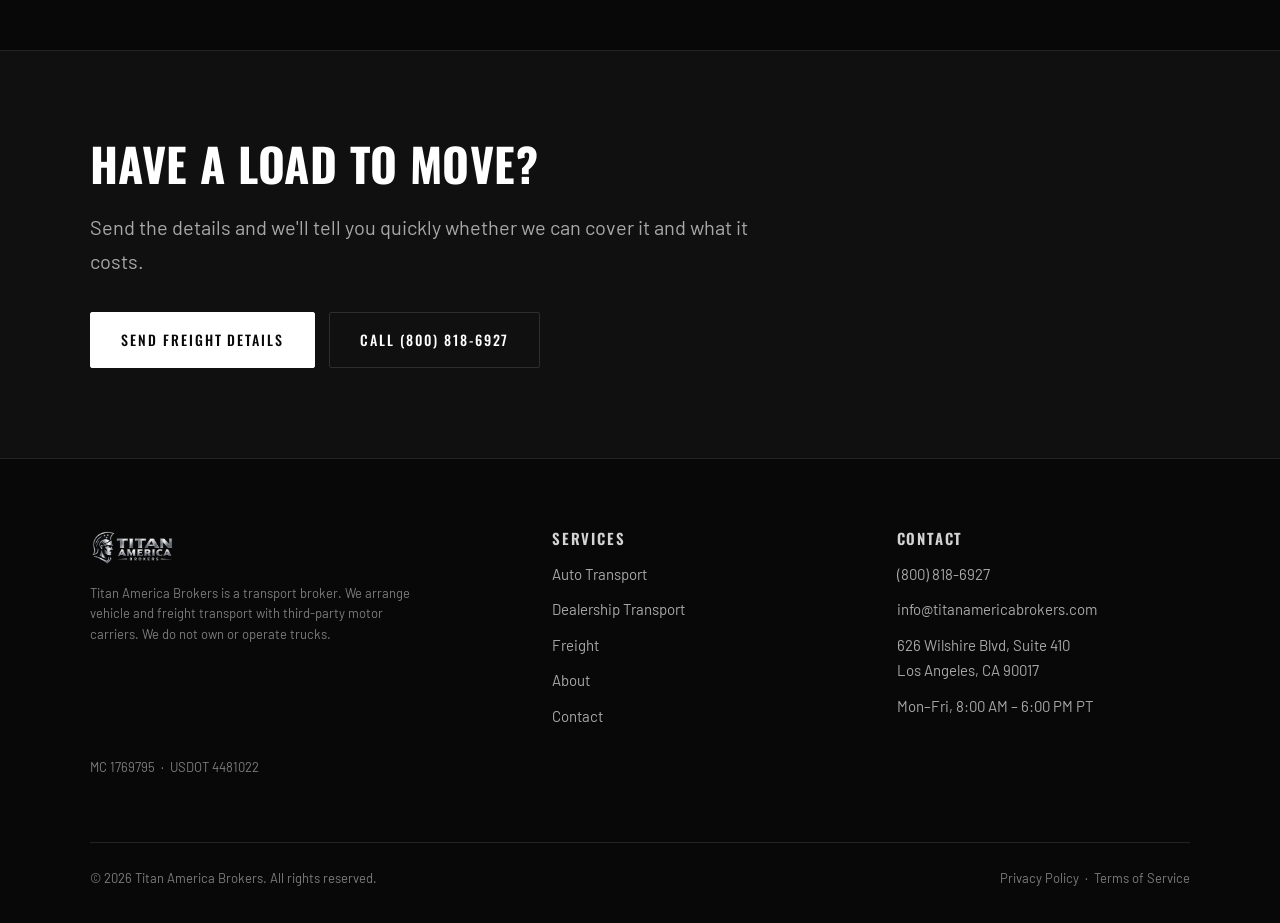
<file: freight.html>
<!DOCTYPE html>
<html lang="en">
<head>
<meta charset="utf-8">
<meta name="viewport" content="width=device-width, initial-scale=1">
<title>Freight Coordination for Businesses | Titan America Brokers</title>
<meta name="description" content="General freight coordination for business customers, arranged through vetted carriers. Auto transport is our core service; freight is available on request.">
<link rel="canonical" href="https://titanamericabrokers.com/freight.html">
<meta name="theme-color" content="#080808">
<link rel="icon" href="assets/img/favicon.png" type="image/png">

<meta property="og:type" content="website">
<meta property="og:site_name" content="Titan America Brokers">
<meta property="og:title" content="Freight Coordination for Businesses | Titan America Brokers">
<meta property="og:description" content="General freight moves for business customers, coordinated through the same vetted carrier network we use for vehicles.">
<meta property="og:url" content="https://titanamericabrokers.com/freight.html">
<meta property="og:image" content="https://titanamericabrokers.com/assets/img/og.jpg">
<meta name="twitter:card" content="summary_large_image">

<link rel="preconnect" href="https://fonts.googleapis.com">
<link rel="preconnect" href="https://fonts.gstatic.com" crossorigin>
<link href="https://fonts.googleapis.com/css2?family=Oswald:wght@400;500;600;700&family=Barlow:wght@400;500;600&display=swap" rel="stylesheet">
<link rel="stylesheet" href="assets/css/styles.css">
<link rel="stylesheet" href="assets/css/credentials.css">
<noscript><style>.reveal{opacity:1;transform:none}</style></noscript>
</head>
<body>

<header class="header">
  <div class="container header__inner">

    <a class="brand" href="index.html" aria-label="Titan America Brokers — home">
      <img
        src="assets/img/logo.png"
        alt="Titan America Brokers"
        onerror="this.nextElementSibling.hidden=false;this.remove()"
      >
      <span class="brand__text" hidden>
        Titan America<br>Brokers
      </span>
    </a>

    <button
      class="navtoggle"
      type="button"
      aria-expanded="false"
      aria-controls="primary-nav"
      aria-label="Open menu"
    >
      <span></span>
      <span></span>
      <span></span>
    </button>

    <nav class="nav" id="primary-nav" aria-label="Main">
      <a href="index.html">Home</a>
      <a href="auto-transport.html">Auto Transport</a>
      <a href="dealerships.html">Dealerships</a>
      <a href="freight.html" aria-current="page">Freight</a>
      <a href="about.html">About</a>
      <a href="contact.html">Contact</a>

      <!-- Mobile navigation buttons -->
      <div class="nav-actions">
        <a class="btn-verify" href="verification.html">
          <svg
            viewBox="0 0 24 24"
            fill="none"
            stroke="currentColor"
            stroke-width="2"
            stroke-linecap="round"
            stroke-linejoin="round"
            aria-hidden="true"
          >
            <path d="M12 22s8-4 8-10V5l-8-3-8 3v7c0 6 8 10 8 10z"></path>
            <path d="m9 12 2 2 4-4"></path>
          </svg>
          Verify Our Credentials
        </a>

        <a class="btn btn--primary" href="index.html#quote">
          Get a Quote
        </a>
      </div>
    </nav>

    <!-- Desktop navigation buttons -->
    <div class="nav-actions desktop-cta">
      <a class="btn-verify" href="verification.html">
        <svg
          viewBox="0 0 24 24"
          fill="none"
          stroke="currentColor"
          stroke-width="2"
          stroke-linecap="round"
          stroke-linejoin="round"
          aria-hidden="true"
        >
          <path d="M12 22s8-4 8-10V5l-8-3-8 3v7c0 6 8 10 8 10z"></path>
          <path d="m9 12 2 2 4-4"></path>
        </svg>
        Verify Our Credentials
      </a>

      <a class="btn btn--primary" href="index.html#quote">
        Get a Quote
      </a>
    </div>

  </div>
</header>

<main>

  <section class="hero">
    <div class="container">
      <p class="eyebrow">Freight</p>
      <h1>General Freight Coordination</h1>
      <p class="lead">Vehicles are our core business. When a business customer needs something else moved, we coordinate that through the same vetted carrier network.</p>
      <div class="btn-row">
        <a class="btn btn--primary" href="contact.html">Send Freight Details</a>
        <a class="btn btn--ghost" href="tel:+18008186927">Call (800) 818-6927</a>
      </div>
      <figure class="ph hero__media reveal" style="--ratio:21/9">
        <img src="assets/img/freight.jpg" alt="Freight trailer at a loading dock" onerror="this.remove()">
        <figcaption>Freight image — 1600×686</figcaption>
      </figure>
    </div>
  </section>

  <section class="section section--line">
    <div class="container">
      <div class="grid grid--3 reveal">
        <div class="cell">
          <h3>What We Coordinate</h3>
          <p>Business freight moves arranged with qualified motor carriers — equipment, machinery, palletized goods, and other non-vehicle loads.</p>
        </div>
        <div class="cell">
          <h3>How It's Priced</h3>
          <p>Send weight, dimensions, pickup and delivery points, and any loading requirements. We price against current carrier availability on that lane.</p>
        </div>
        <div class="cell">
          <h3>Same Standard</h3>
          <p>Carrier authority and insurance verified before dispatch, pickup window confirmed in writing, and updates before you have to ask.</p>
        </div>
      </div>
      <div class="narrow reveal" style="margin-top:clamp(40px,5vw,64px)">
        <p>Freight is a secondary service. If you're moving vehicles, start with <a href="auto-transport.html">auto transport</a> or the <a href="dealerships.html">dealership page</a> — that's where we do most of our work.</p>
      </div>
    </div>
  </section>

  <section class="cta">
    <div class="container">
      <div class="reveal">
        <h2>Have a load to move?</h2>
        <p class="lead">Send the details and we'll tell you quickly whether we can cover it and what it costs.</p>
        <div class="btn-row">
          <a class="btn btn--primary" href="contact.html">Send Freight Details</a>
          <a class="btn btn--ghost" href="tel:+18008186927">Call (800) 818-6927</a>
        </div>
      </div>
    </div>
  </section>

</main>

<footer class="footer">
  <div class="container">
    <div class="footer__top">
      <div>
        <img src="assets/img/logo.png" alt="Titan America Brokers" onerror="this.nextElementSibling.hidden=false;this.remove()">
        <span class="brand__text" hidden>Titan America Brokers</span>
        <p class="disclaimer">Titan America Brokers is a transport broker. We arrange vehicle and freight transport with third-party motor carriers. We do not own or operate trucks.</p>
      </div>
      <div>
        <h4>Services</h4>
        <ul>
          <li><a href="auto-transport.html">Auto Transport</a></li>
          <li><a href="dealerships.html">Dealership Transport</a></li>
          <li><a href="freight.html">Freight</a></li>
          <li><a href="about.html">About</a></li>
          <li><a href="contact.html">Contact</a></li>
        </ul>
      </div>
      <div>
        <h4>Contact</h4>
        <ul>
          <li><a href="tel:+18008186927">(800) 818-6927</a></li>
          <li><a href="mailto:info@titanamericabrokers.com">info@titanamericabrokers.com</a></li>
          <li>626 Wilshire Blvd, Suite 410<br>Los Angeles, CA 90017</li>
          <li>Mon–Fri, 8:00 AM – 6:00 PM PT</li>
        </ul>
      </div>
    </div>

  <p class="disclaimer" style="margin-top:28px">
  MC 1769795 &nbsp;·&nbsp; USDOT 4481022
</p>

    <div class="footer__bar">
      <span>© <span data-year>2026</span> Titan America Brokers. All rights reserved.</span>
      <span><a href="privacy.html">Privacy Policy</a> &nbsp;·&nbsp; <a href="terms.html">Terms of Service</a></span>
    </div>
  </div>
</footer>

<div class="mobilebar">
  <a href="tel:+18008186927">Call Now</a>
  <a href="contact.html">Get a Quote</a>
</div>

<script src="assets/js/main.js"></script>
</body>
</html>
</file>
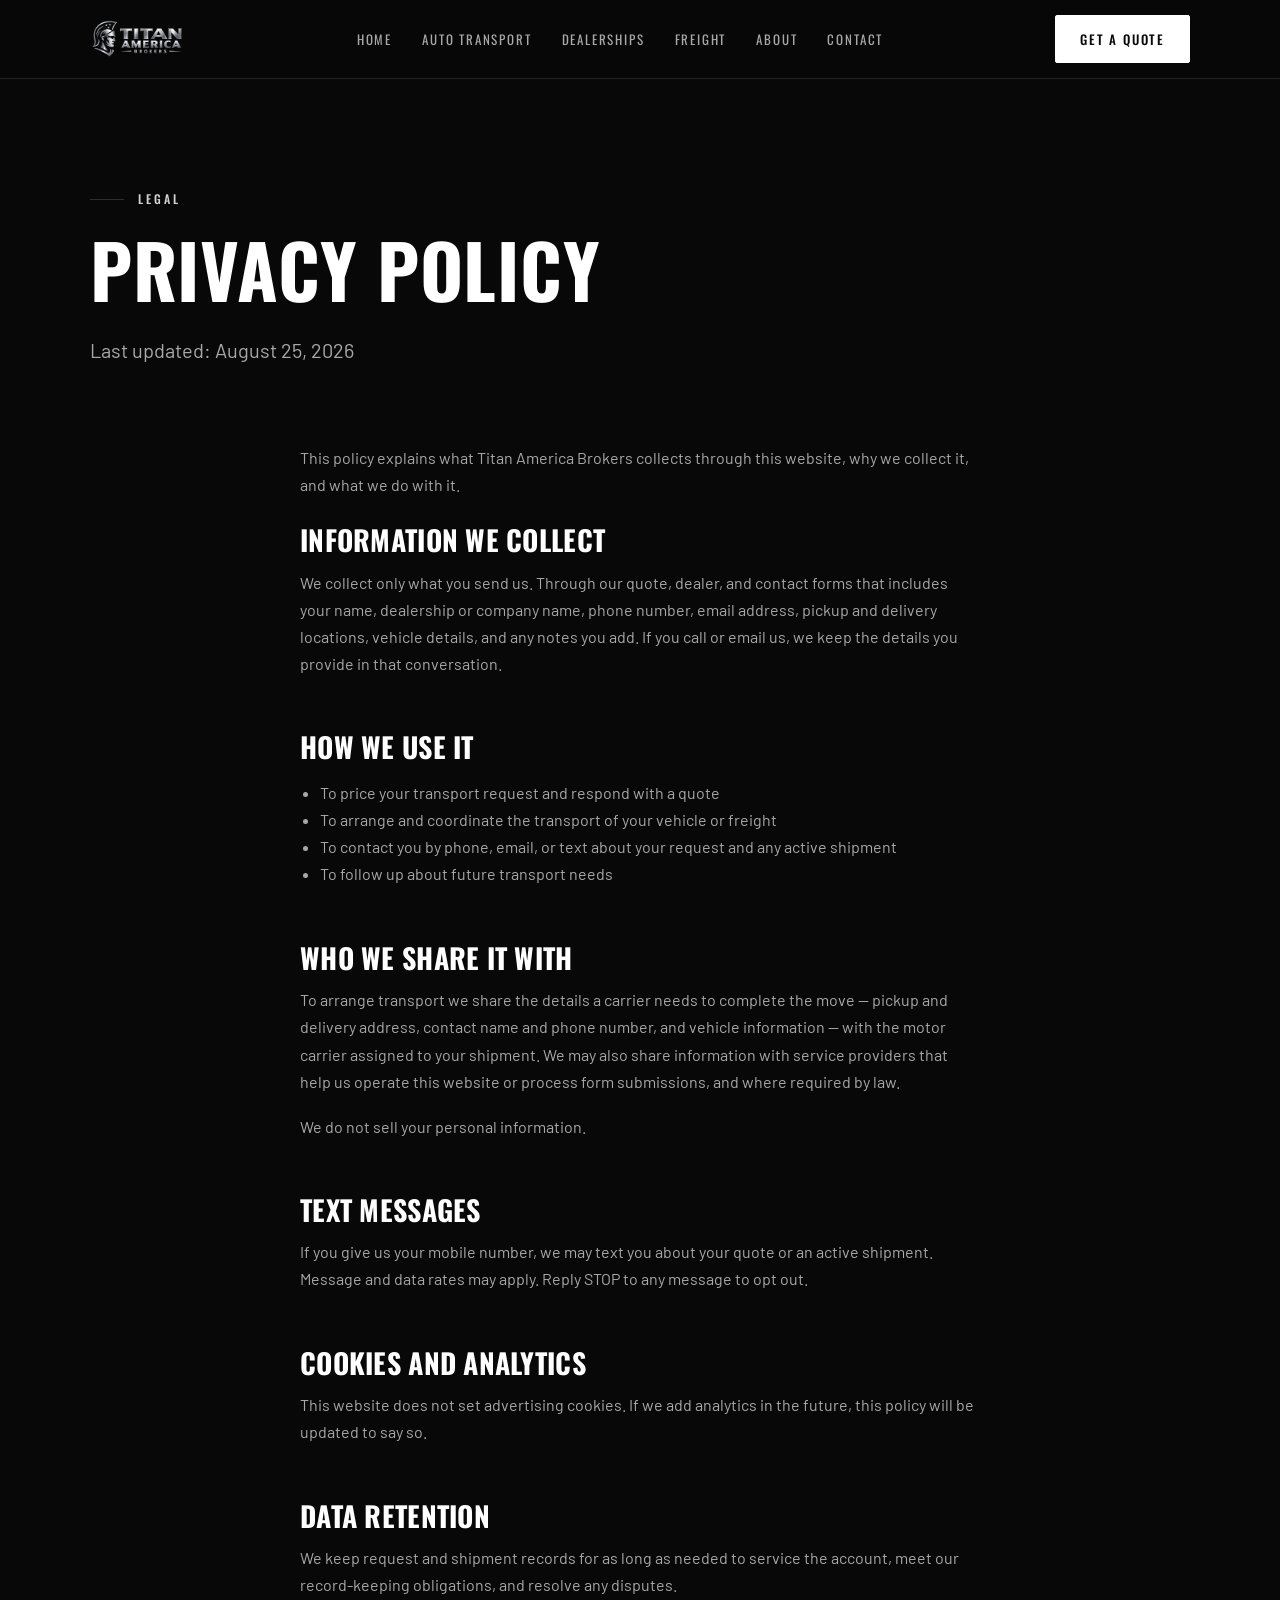
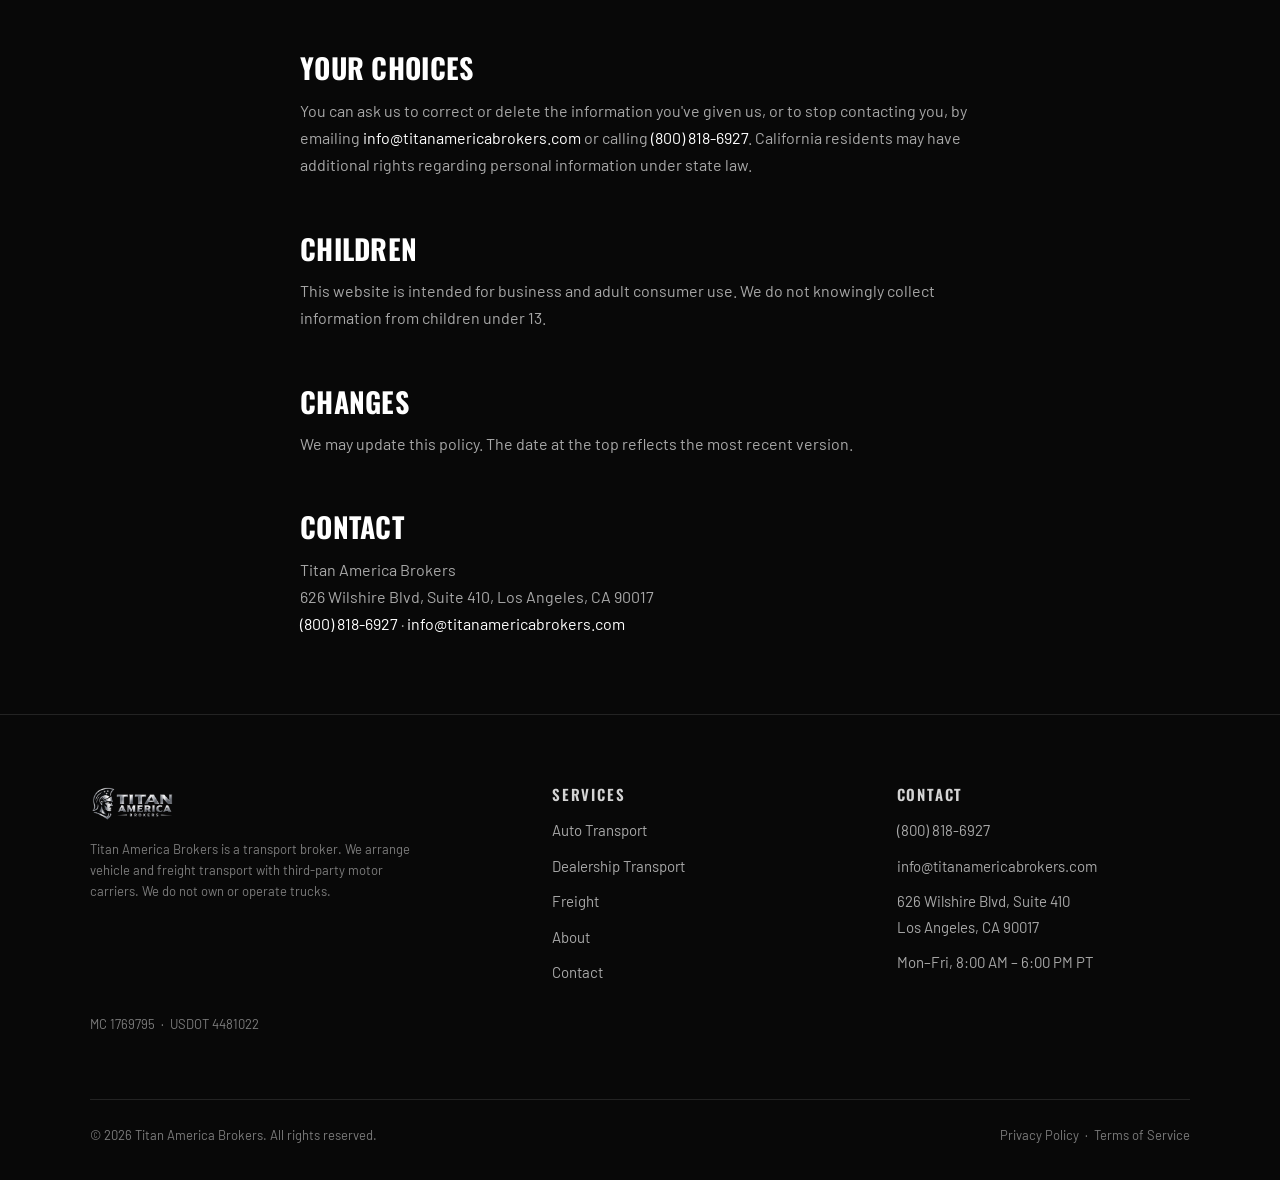
<file: privacy.html>
<!DOCTYPE html>
<html lang="en">
<head>
<meta charset="utf-8">
<meta name="viewport" content="width=device-width, initial-scale=1">
<title>Privacy Policy | Titan America Brokers</title>
<meta name="description" content="How Titan America Brokers collects, uses, and protects information submitted through this website.">
<link rel="canonical" href="https://titanamericabrokers.com/privacy.html">
<meta name="robots" content="noindex, follow">
<meta name="theme-color" content="#080808">
<link rel="icon" href="assets/img/favicon.png" type="image/png">
<link rel="preconnect" href="https://fonts.googleapis.com">
<link rel="preconnect" href="https://fonts.gstatic.com" crossorigin>
<link href="https://fonts.googleapis.com/css2?family=Oswald:wght@400;500;600;700&family=Barlow:wght@400;500;600&display=swap" rel="stylesheet">
<link rel="stylesheet" href="assets/css/styles.css">
<link rel="stylesheet" href="assets/css/credentials.css">
<noscript><style>.reveal{opacity:1;transform:none}</style></noscript>
</head>
<body>

<header class="header">
  <div class="container header__inner">
    <a class="brand" href="index.html" aria-label="Titan America Brokers — home">
      <img src="assets/img/logo.png" alt="Titan America Brokers" onerror="this.nextElementSibling.hidden=false;this.remove()">
      <span class="brand__text" hidden>Titan America<br>Brokers</span>
    </a>
    <button class="navtoggle" type="button" aria-expanded="false" aria-controls="primary-nav" aria-label="Open menu">
      <span></span><span></span><span></span>
    </button>
    <nav class="nav" id="primary-nav" aria-label="Main">
      <a href="index.html">Home</a>
      <a href="auto-transport.html">Auto Transport</a>
      <a href="dealerships.html">Dealerships</a>
      <a href="freight.html">Freight</a>
      <a href="about.html">About</a>
      <a href="contact.html">Contact</a>
      <a class="btn btn--primary" href="index.html#quote">Get a Quote</a>
    </nav>
    <a class="btn btn--primary desktop-cta" href="index.html#quote">Get a Quote</a>
  </div>
</header>

<main>
  <section class="hero">
    <div class="container">
      <p class="eyebrow">Legal</p>
      <h1>Privacy Policy</h1>
      <p class="lead">Last updated: August 25, 2026</p>
    </div>
  </section>

  <section class="section section--tight">
    <div class="container narrow legal">
      <p>This policy explains what Titan America Brokers collects through this website, why we collect it, and what we do with it.</p>

      <h2>Information we collect</h2>
      <p>We collect only what you send us. Through our quote, dealer, and contact forms that includes your name, dealership or company name, phone number, email address, pickup and delivery locations, vehicle details, and any notes you add. If you call or email us, we keep the details you provide in that conversation.</p>

      <h2>How we use it</h2>
      <ul>
        <li>To price your transport request and respond with a quote</li>
        <li>To arrange and coordinate the transport of your vehicle or freight</li>
        <li>To contact you by phone, email, or text about your request and any active shipment</li>
        <li>To follow up about future transport needs</li>
      </ul>

      <h2>Who we share it with</h2>
      <p>To arrange transport we share the details a carrier needs to complete the move — pickup and delivery address, contact name and phone number, and vehicle information — with the motor carrier assigned to your shipment. We may also share information with service providers that help us operate this website or process form submissions, and where required by law.</p>
      <p>We do not sell your personal information.</p>

      <h2>Text messages</h2>
      <p>If you give us your mobile number, we may text you about your quote or an active shipment. Message and data rates may apply. Reply STOP to any message to opt out.</p>

      <h2>Cookies and analytics</h2>
      <p>This website does not set advertising cookies. If we add analytics in the future, this policy will be updated to say so.</p>

      <h2>Data retention</h2>
      <p>We keep request and shipment records for as long as needed to service the account, meet our record-keeping obligations, and resolve any disputes.</p>

      <h2>Your choices</h2>
      <p>You can ask us to correct or delete the information you've given us, or to stop contacting you, by emailing <a href="mailto:info@titanamericabrokers.com">info@titanamericabrokers.com</a> or calling <a href="tel:+18008186927">(800) 818-6927</a>. California residents may have additional rights regarding personal information under state law.</p>

      <h2>Children</h2>
      <p>This website is intended for business and adult consumer use. We do not knowingly collect information from children under 13.</p>

      <h2>Changes</h2>
      <p>We may update this policy. The date at the top reflects the most recent version.</p>

      <h2>Contact</h2>
      <p>Titan America Brokers<br>
      626 Wilshire Blvd, Suite 410, Los Angeles, CA 90017<br>
      <a href="tel:+18008186927">(800) 818-6927</a> · <a href="mailto:info@titanamericabrokers.com">info@titanamericabrokers.com</a></p>
    </div>
  </section>
</main>

<footer class="footer">
  <div class="container">
    <div class="footer__top">
      <div>
        <img src="assets/img/logo.png" alt="Titan America Brokers" onerror="this.nextElementSibling.hidden=false;this.remove()">
        <span class="brand__text" hidden>Titan America Brokers</span>
        <p class="disclaimer">Titan America Brokers is a transport broker. We arrange vehicle and freight transport with third-party motor carriers. We do not own or operate trucks.</p>
      </div>
      <div>
        <h4>Services</h4>
        <ul>
          <li><a href="auto-transport.html">Auto Transport</a></li>
          <li><a href="dealerships.html">Dealership Transport</a></li>
          <li><a href="freight.html">Freight</a></li>
          <li><a href="about.html">About</a></li>
          <li><a href="contact.html">Contact</a></li>
        </ul>
      </div>
      <div>
        <h4>Contact</h4>
        <ul>
          <li><a href="tel:+18008186927">(800) 818-6927</a></li>
          <li><a href="mailto:info@titanamericabrokers.com">info@titanamericabrokers.com</a></li>
          <li>626 Wilshire Blvd, Suite 410<br>Los Angeles, CA 90017</li>
          <li>Mon–Fri, 8:00 AM – 6:00 PM PT</li>
        </ul>
      </div>
    </div>

<p class="disclaimer" style="margin-top:28px">
  MC 1769795 &nbsp;·&nbsp; USDOT 4481022
</p>

    <div class="footer__bar">
      <span>© <span data-year>2026</span> Titan America Brokers. All rights reserved.</span>
      <span><a href="privacy.html">Privacy Policy</a> &nbsp;·&nbsp; <a href="terms.html">Terms of Service</a></span>
    </div>
  </div>
</footer>

<div class="mobilebar">
  <a href="tel:+18008186927">Call Now</a>
  <a href="index.html#quote">Get a Quote</a>
</div>

<script src="assets/js/main.js"></script>
</body>
</html>
</file>
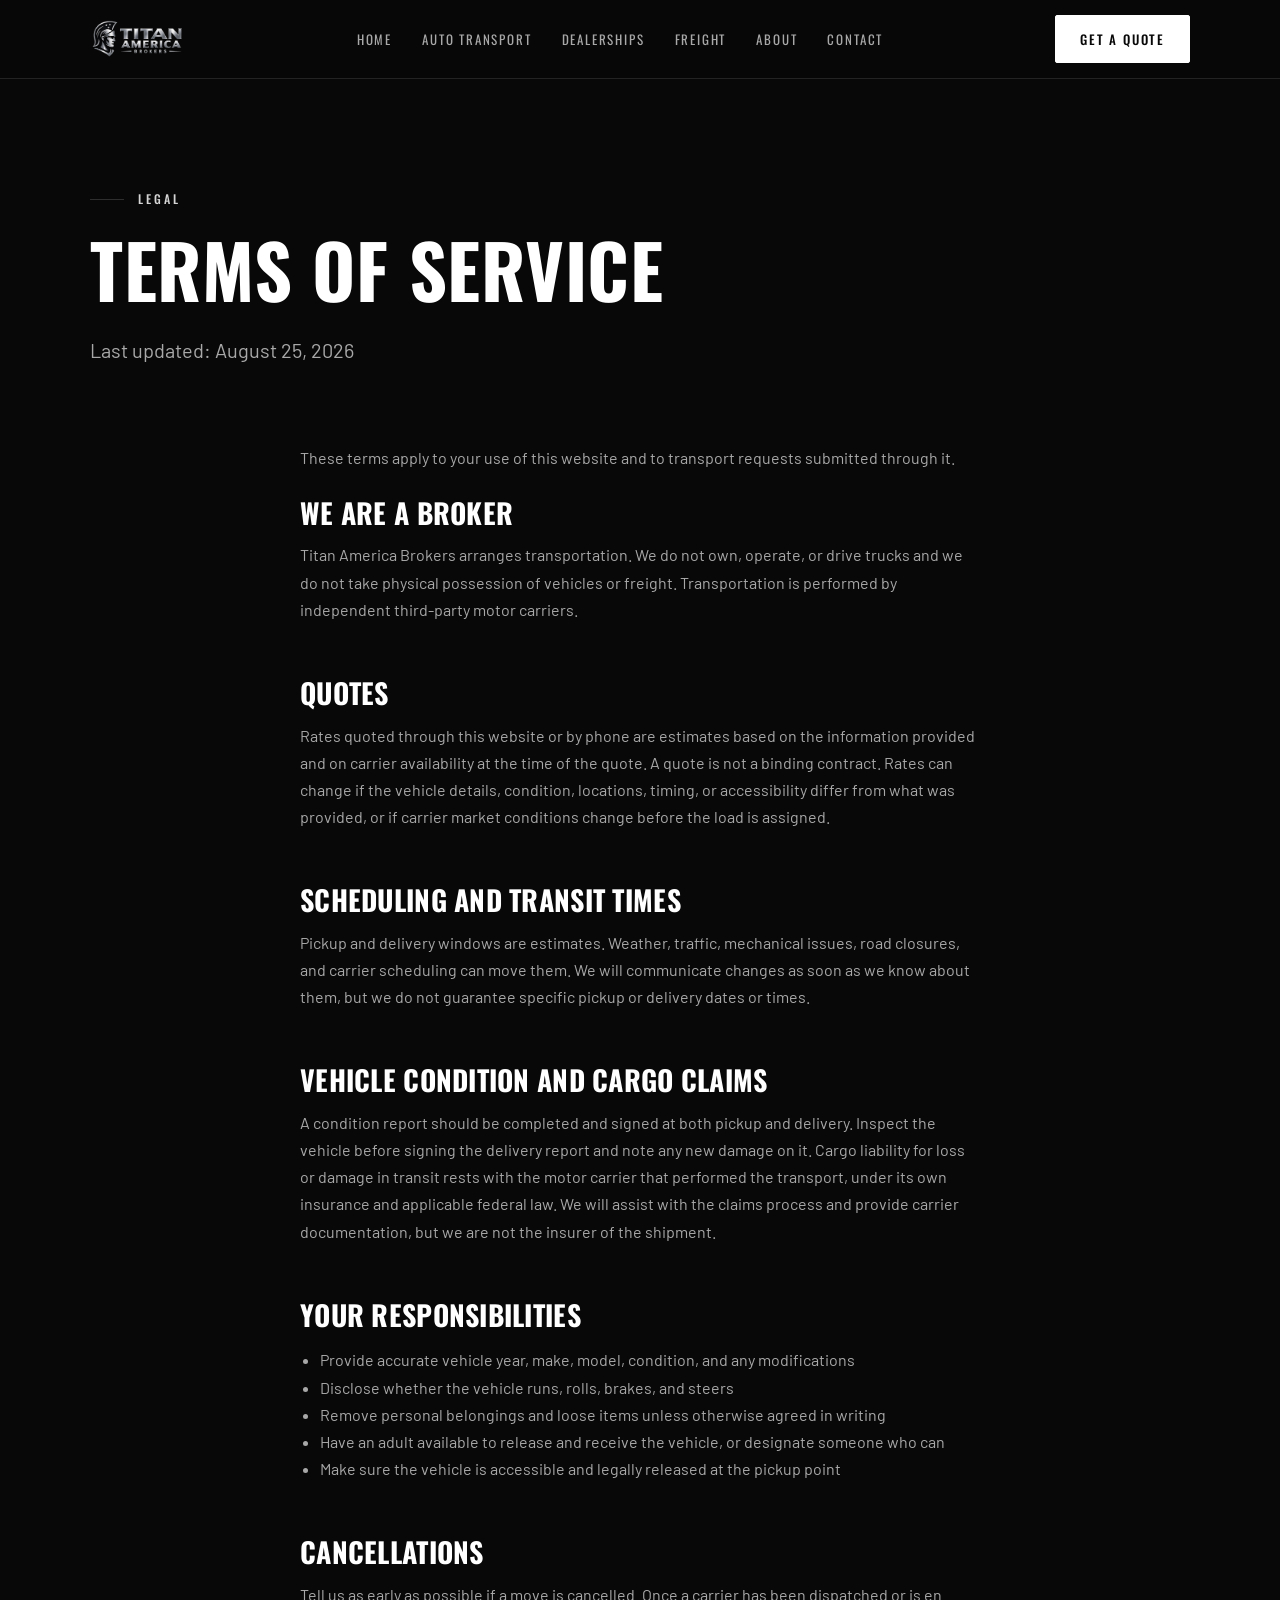
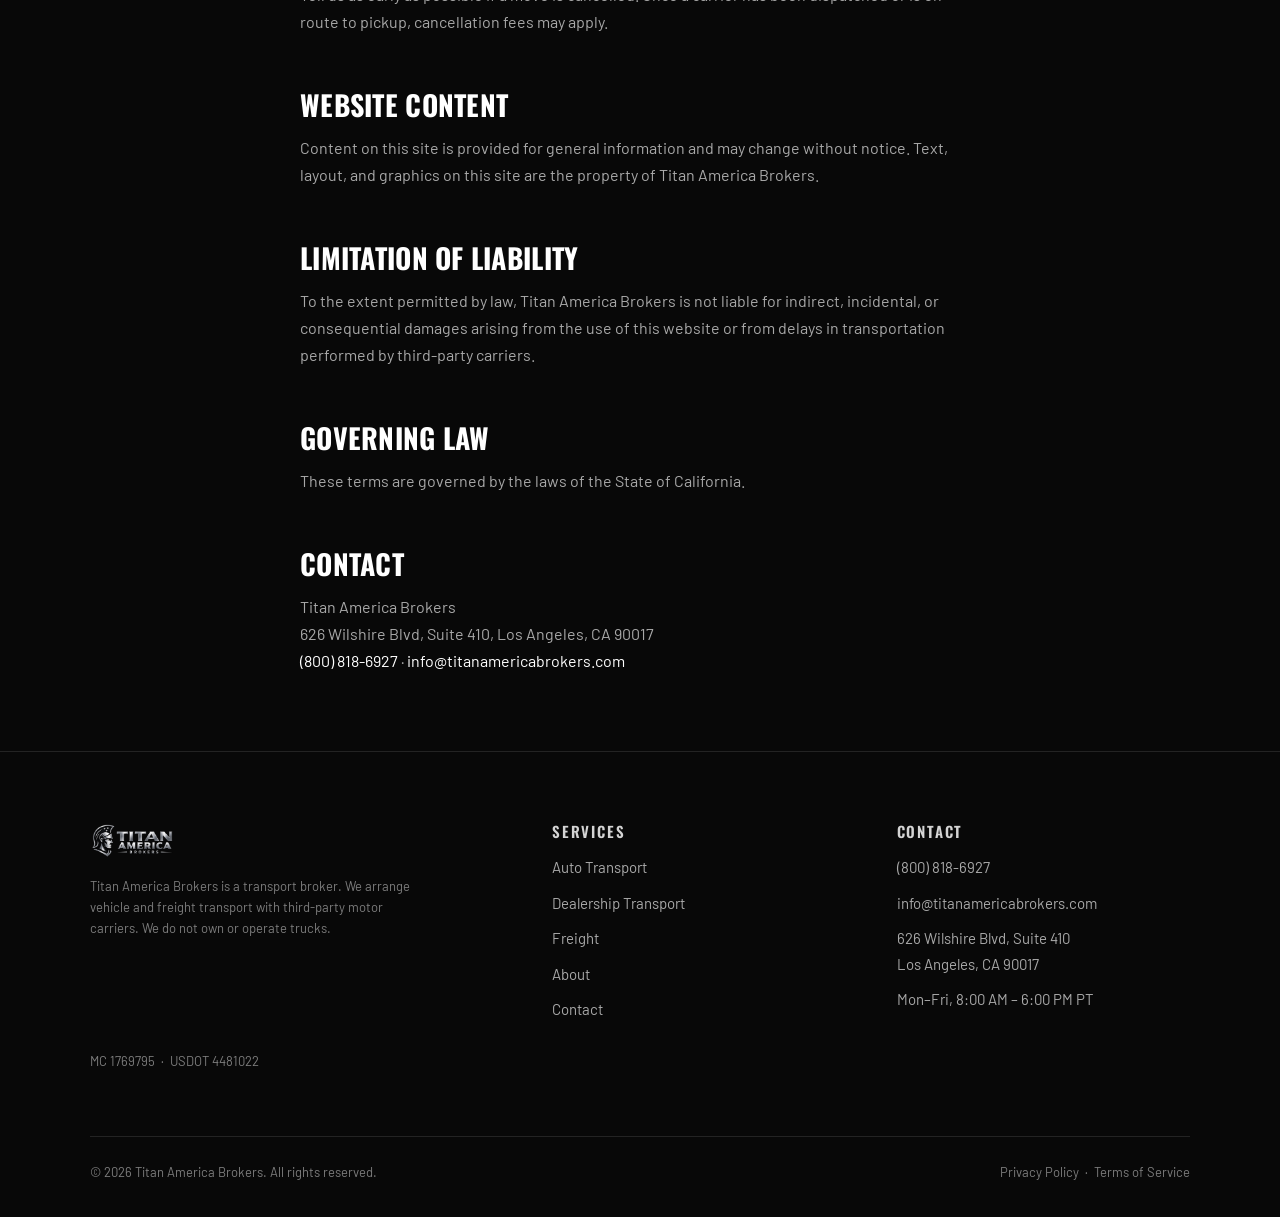
<file: terms.html>
<!DOCTYPE html>
<html lang="en">
<head>
<meta charset="utf-8">
<meta name="viewport" content="width=device-width, initial-scale=1">
<title>Terms of Service | Titan America Brokers</title>
<meta name="description" content="Terms governing use of the Titan America Brokers website and the transport arrangement services we provide as a broker.">
<link rel="canonical" href="https://titanamericabrokers.com/terms.html">
<meta name="robots" content="noindex, follow">
<meta name="theme-color" content="#080808">
<link rel="icon" href="assets/img/favicon.png" type="image/png">
<link rel="preconnect" href="https://fonts.googleapis.com">
<link rel="preconnect" href="https://fonts.gstatic.com" crossorigin>
<link href="https://fonts.googleapis.com/css2?family=Oswald:wght@400;500;600;700&family=Barlow:wght@400;500;600&display=swap" rel="stylesheet">
<link rel="stylesheet" href="assets/css/styles.css">
<link rel="stylesheet" href="assets/css/credentials.css">
<noscript><style>.reveal{opacity:1;transform:none}</style></noscript>
</head>
<body>

<header class="header">
  <div class="container header__inner">
    <a class="brand" href="index.html" aria-label="Titan America Brokers — home">
      <img src="assets/img/logo.png" alt="Titan America Brokers" onerror="this.nextElementSibling.hidden=false;this.remove()">
      <span class="brand__text" hidden>Titan America<br>Brokers</span>
    </a>
    <button class="navtoggle" type="button" aria-expanded="false" aria-controls="primary-nav" aria-label="Open menu">
      <span></span><span></span><span></span>
    </button>
    <nav class="nav" id="primary-nav" aria-label="Main">
      <a href="index.html">Home</a>
      <a href="auto-transport.html">Auto Transport</a>
      <a href="dealerships.html">Dealerships</a>
      <a href="freight.html">Freight</a>
      <a href="about.html">About</a>
      <a href="contact.html">Contact</a>
      <a class="btn btn--primary" href="index.html#quote">Get a Quote</a>
    </nav>
    <a class="btn btn--primary desktop-cta" href="index.html#quote">Get a Quote</a>
  </div>
</header>

<main>
  <section class="hero">
    <div class="container">
      <p class="eyebrow">Legal</p>
      <h1>Terms of Service</h1>
      <p class="lead">Last updated: August 25, 2026</p>
    </div>
  </section>

  <section class="section section--tight">
    <div class="container narrow legal">
      <p>These terms apply to your use of this website and to transport requests submitted through it.</p>

      <h2>We are a broker</h2>
      <p>Titan America Brokers arranges transportation. We do not own, operate, or drive trucks and we do not take physical possession of vehicles or freight. Transportation is performed by independent third-party motor carriers.</p>

      <h2>Quotes</h2>
      <p>Rates quoted through this website or by phone are estimates based on the information provided and on carrier availability at the time of the quote. A quote is not a binding contract. Rates can change if the vehicle details, condition, locations, timing, or accessibility differ from what was provided, or if carrier market conditions change before the load is assigned.</p>

      <h2>Scheduling and transit times</h2>
      <p>Pickup and delivery windows are estimates. Weather, traffic, mechanical issues, road closures, and carrier scheduling can move them. We will communicate changes as soon as we know about them, but we do not guarantee specific pickup or delivery dates or times.</p>

      <h2>Vehicle condition and cargo claims</h2>
      <p>A condition report should be completed and signed at both pickup and delivery. Inspect the vehicle before signing the delivery report and note any new damage on it. Cargo liability for loss or damage in transit rests with the motor carrier that performed the transport, under its own insurance and applicable federal law. We will assist with the claims process and provide carrier documentation, but we are not the insurer of the shipment.</p>

      <h2>Your responsibilities</h2>
      <ul>
        <li>Provide accurate vehicle year, make, model, condition, and any modifications</li>
        <li>Disclose whether the vehicle runs, rolls, brakes, and steers</li>
        <li>Remove personal belongings and loose items unless otherwise agreed in writing</li>
        <li>Have an adult available to release and receive the vehicle, or designate someone who can</li>
        <li>Make sure the vehicle is accessible and legally released at the pickup point</li>
      </ul>

      <h2>Cancellations</h2>
      <p>Tell us as early as possible if a move is cancelled. Once a carrier has been dispatched or is en route to pickup, cancellation fees may apply.</p>

      <h2>Website content</h2>
      <p>Content on this site is provided for general information and may change without notice. Text, layout, and graphics on this site are the property of Titan America Brokers.</p>

      <h2>Limitation of liability</h2>
      <p>To the extent permitted by law, Titan America Brokers is not liable for indirect, incidental, or consequential damages arising from the use of this website or from delays in transportation performed by third-party carriers.</p>

      <h2>Governing law</h2>
      <p>These terms are governed by the laws of the State of California.</p>

      <h2>Contact</h2>
      <p>Titan America Brokers<br>
      626 Wilshire Blvd, Suite 410, Los Angeles, CA 90017<br>
      <a href="tel:+18008186927">(800) 818-6927</a> · <a href="mailto:info@titanamericabrokers.com">info@titanamericabrokers.com</a></p>
    </div>
  </section>
</main>

<footer class="footer">
  <div class="container">
    <div class="footer__top">
      <div>
        <img src="assets/img/logo.png" alt="Titan America Brokers" onerror="this.nextElementSibling.hidden=false;this.remove()">
        <span class="brand__text" hidden>Titan America Brokers</span>
        <p class="disclaimer">Titan America Brokers is a transport broker. We arrange vehicle and freight transport with third-party motor carriers. We do not own or operate trucks.</p>
      </div>
      <div>
        <h4>Services</h4>
        <ul>
          <li><a href="auto-transport.html">Auto Transport</a></li>
          <li><a href="dealerships.html">Dealership Transport</a></li>
          <li><a href="freight.html">Freight</a></li>
          <li><a href="about.html">About</a></li>
          <li><a href="contact.html">Contact</a></li>
        </ul>
      </div>
      <div>
        <h4>Contact</h4>
        <ul>
          <li><a href="tel:+18008186927">(800) 818-6927</a></li>
          <li><a href="mailto:info@titanamericabrokers.com">info@titanamericabrokers.com</a></li>
          <li>626 Wilshire Blvd, Suite 410<br>Los Angeles, CA 90017</li>
          <li>Mon–Fri, 8:00 AM – 6:00 PM PT</li>
        </ul>
      </div>
    </div>

<p class="disclaimer" style="margin-top:28px">
  MC 1769795 &nbsp;·&nbsp; USDOT 4481022
</p>

    <div class="footer__bar">
      <span>© <span data-year>2026</span> Titan America Brokers. All rights reserved.</span>
      <span><a href="privacy.html">Privacy Policy</a> &nbsp;·&nbsp; <a href="terms.html">Terms of Service</a></span>
    </div>
  </div>
</footer>

<div class="mobilebar">
  <a href="tel:+18008186927">Call Now</a>
  <a href="index.html#quote">Get a Quote</a>
</div>

<script src="assets/js/main.js"></script>
</body>
</html>
</file>
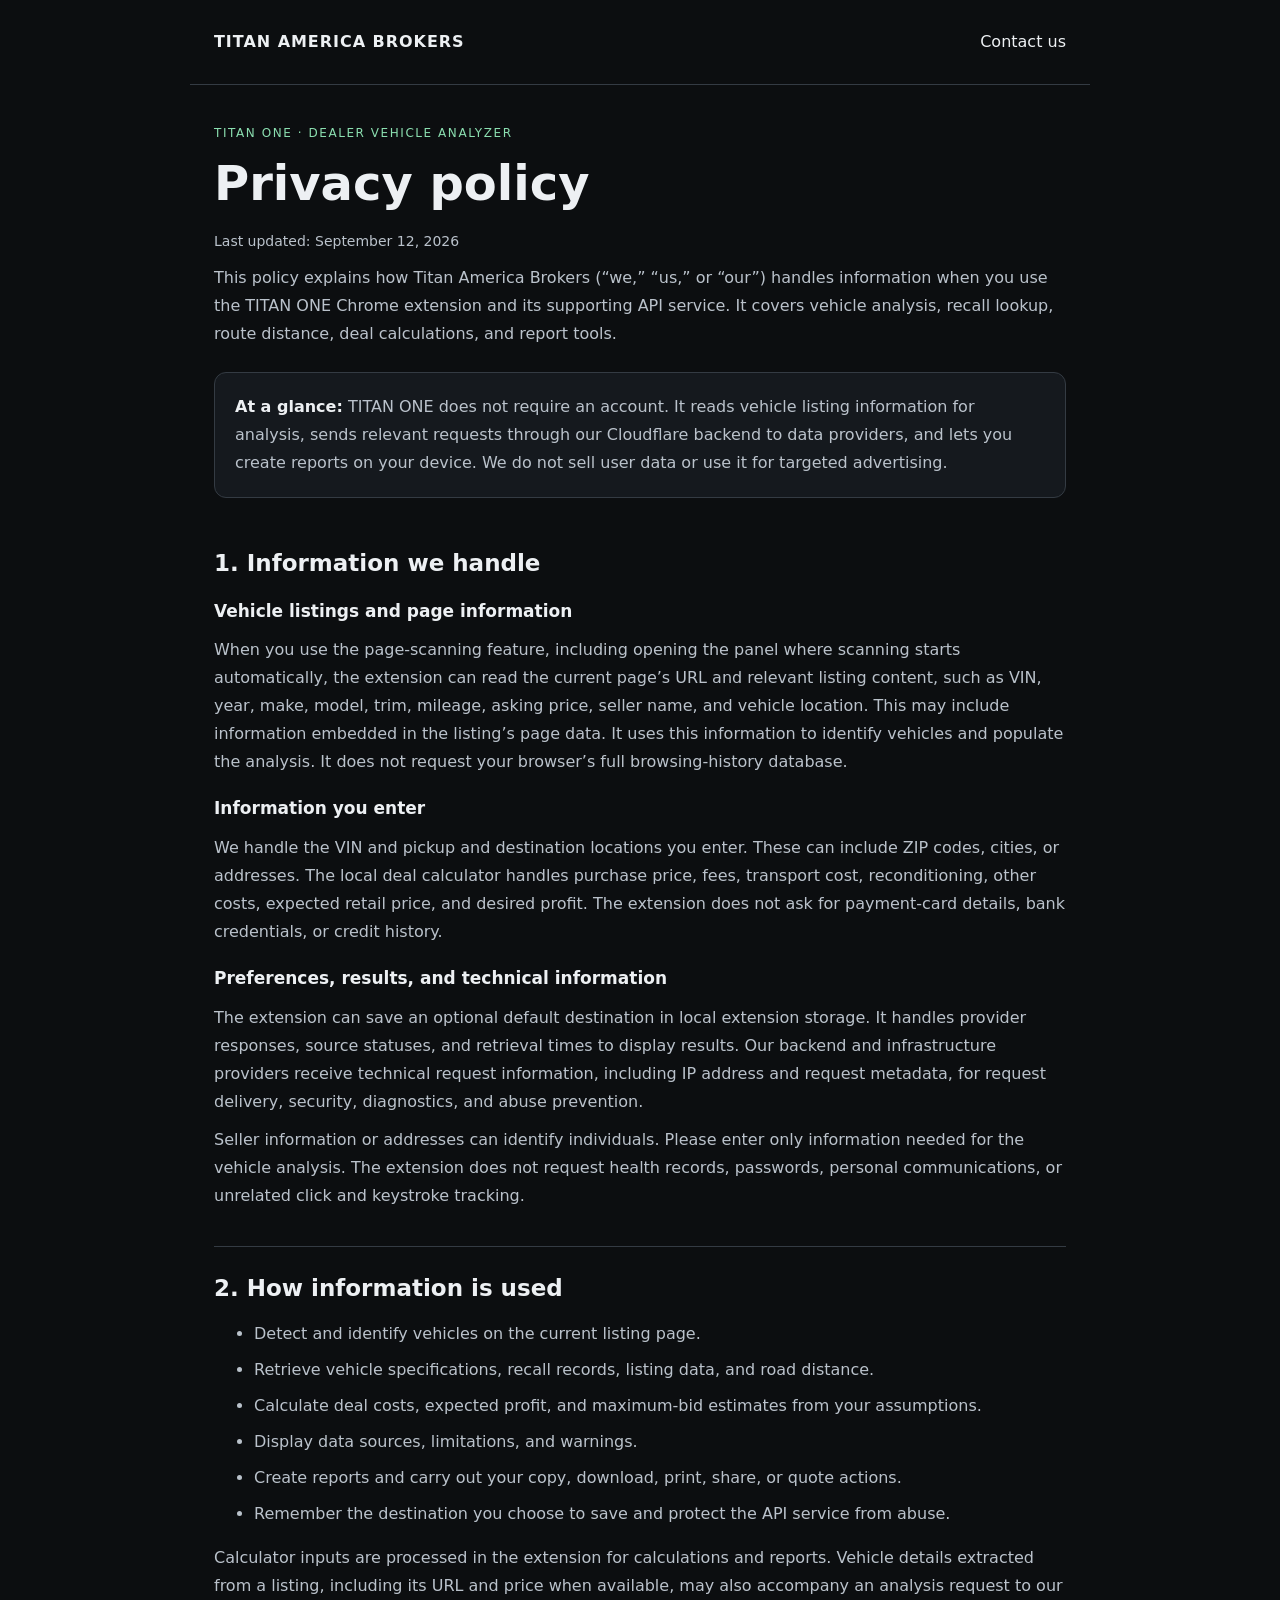
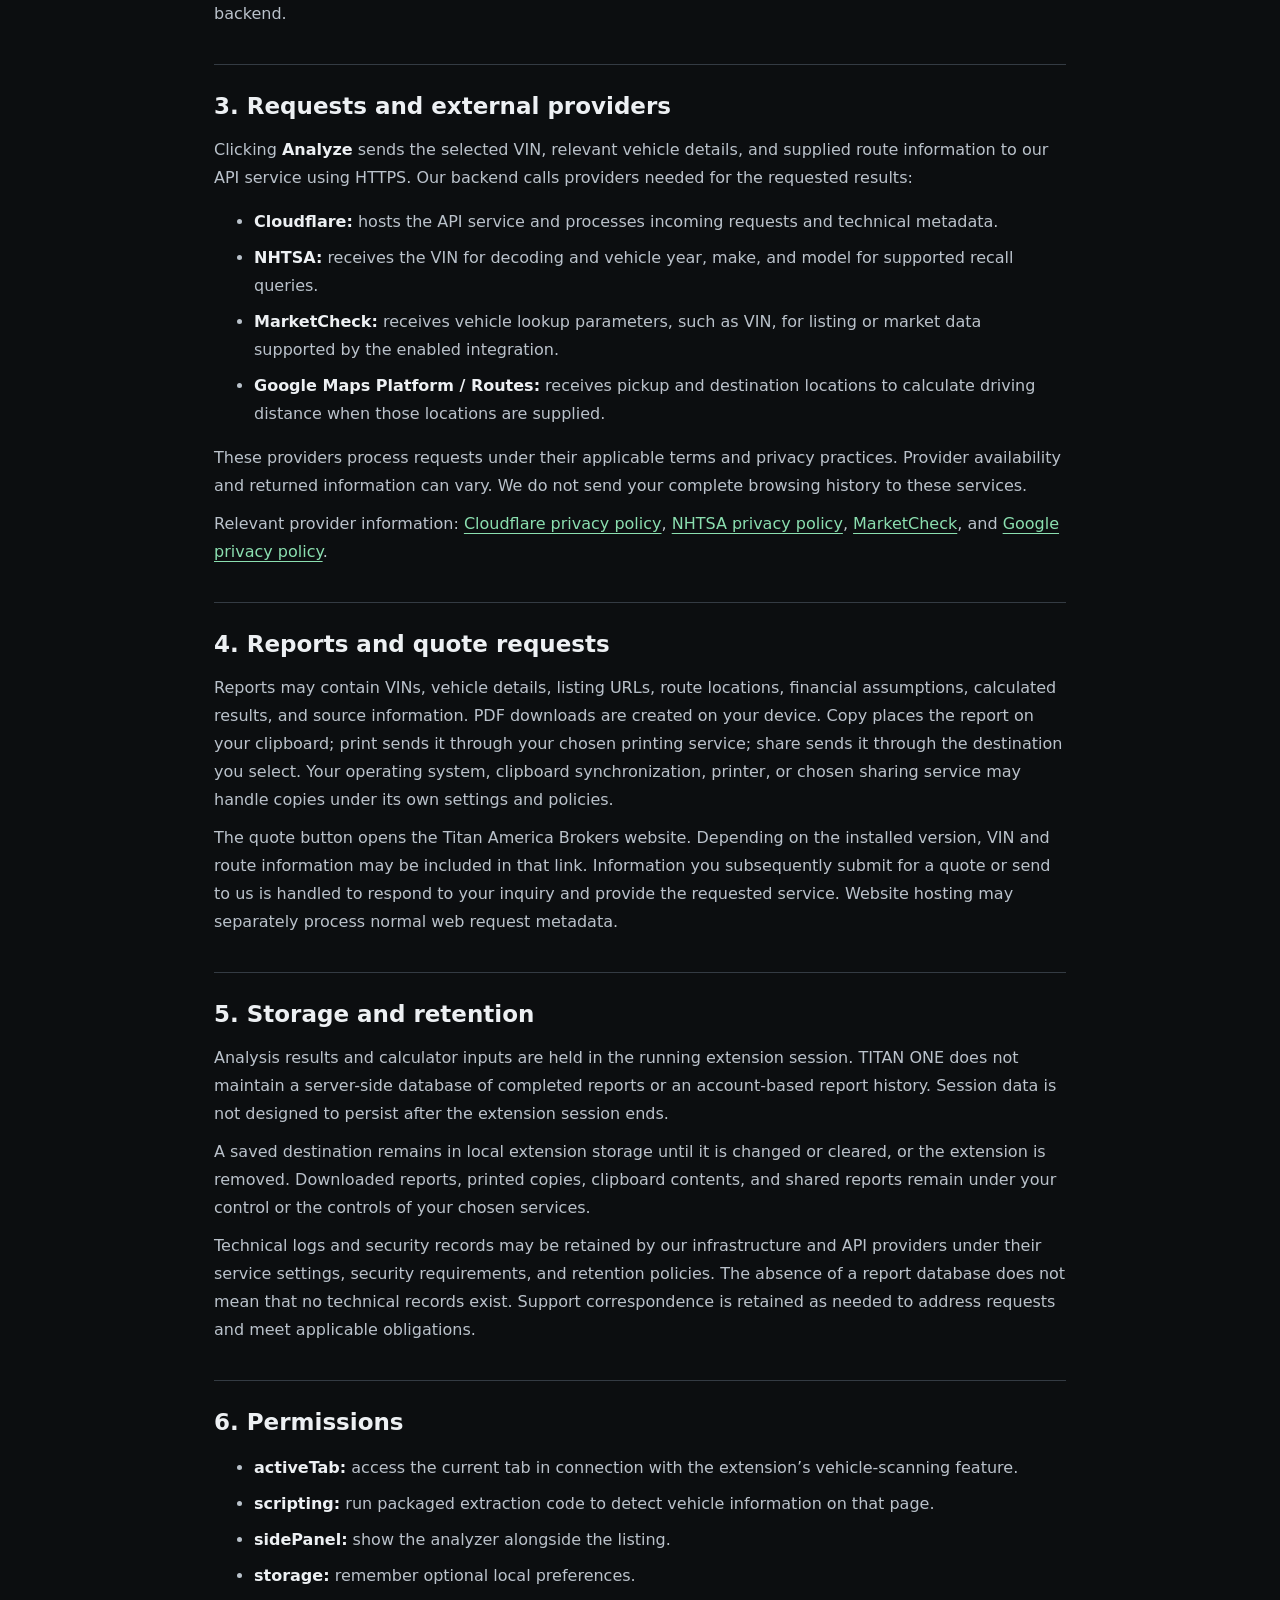
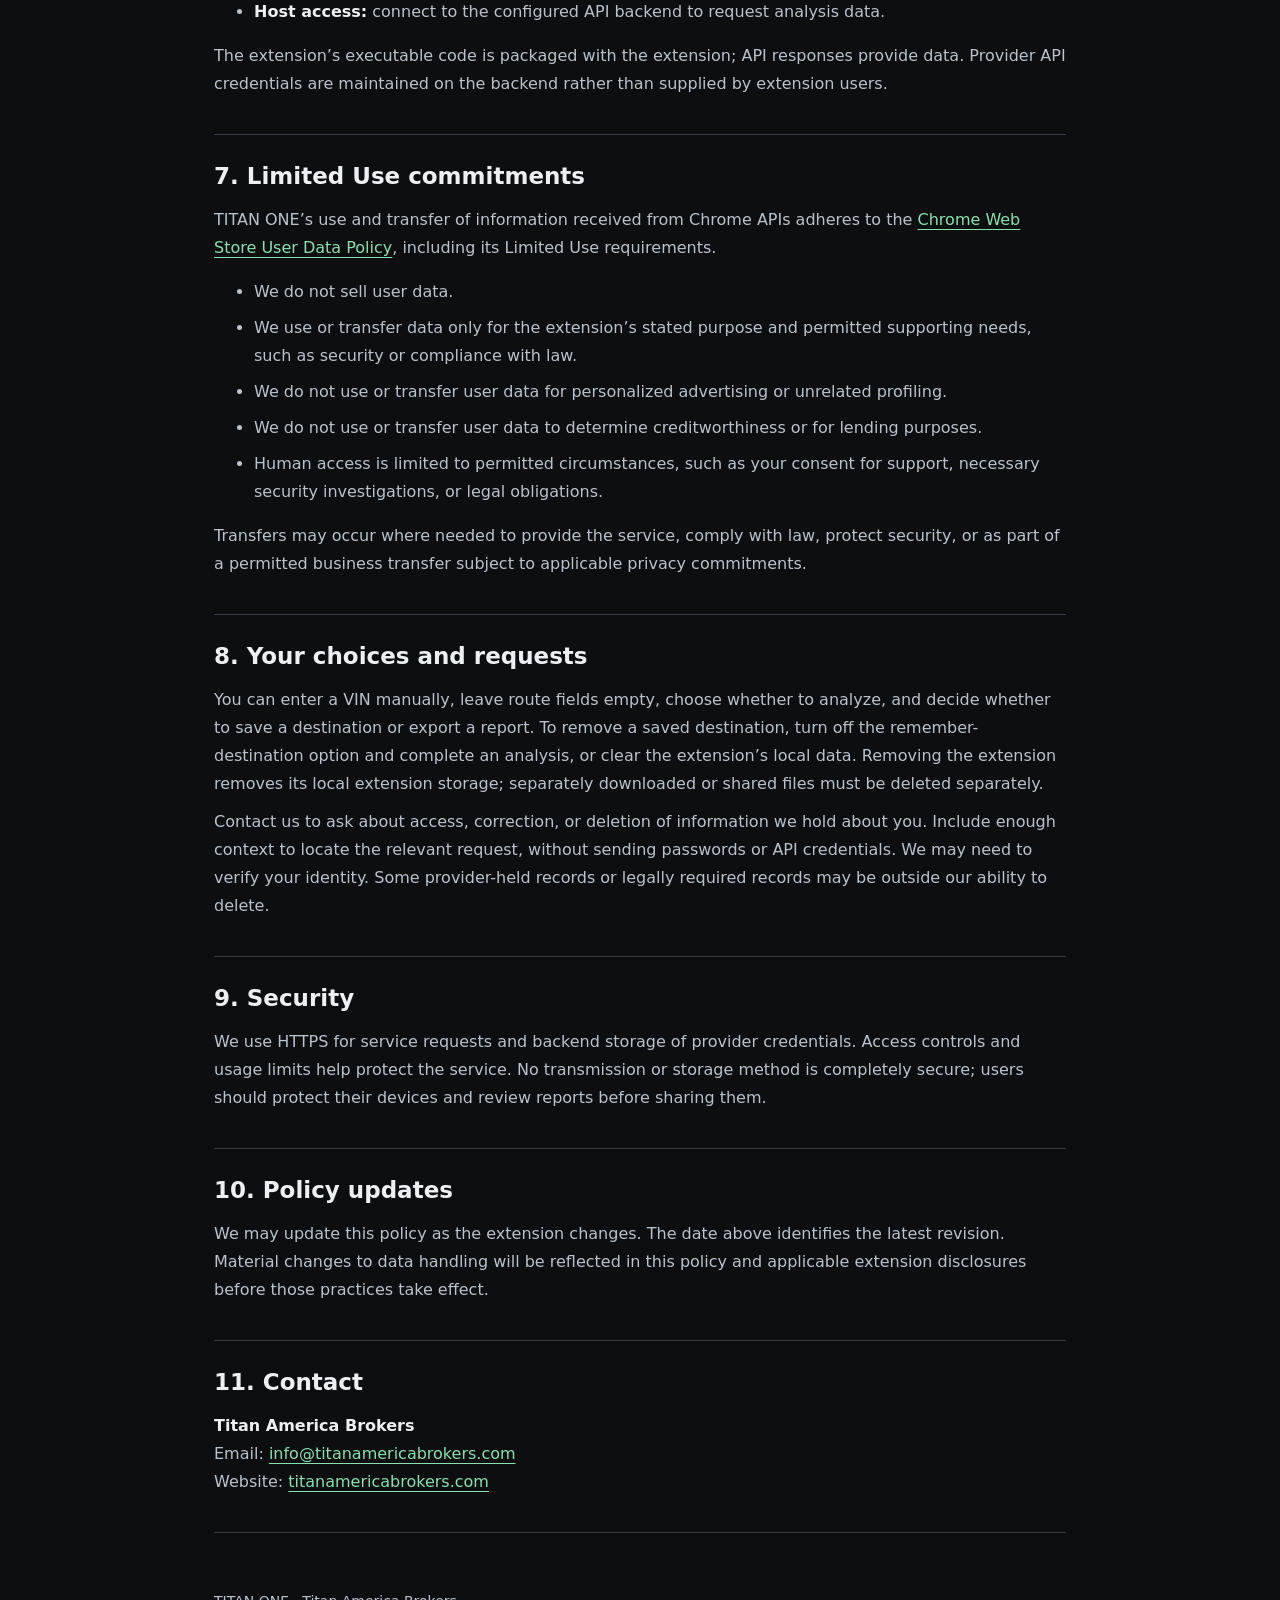
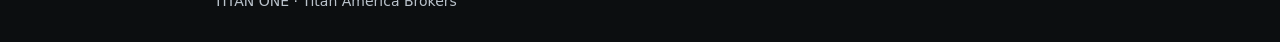
<file: titan-one-privacy.html>
<!doctype html>
<html lang="en">
<head>
<meta charset="utf-8">
<meta name="viewport" content="width=device-width,initial-scale=1">
<meta name="description" content="Privacy policy for TITAN ONE, the Dealer Vehicle Analyzer Chrome extension by Titan America Brokers.">
<title>TITAN ONE Privacy Policy | Titan America Brokers</title>
<style>
:root{color-scheme:dark;--bg:#0c0e10;--panel:#15191e;--line:#343b43;--text:#edf0f3;--muted:#bac2cb;--accent:#8bdfb0}
*{box-sizing:border-box}body{margin:0;background:var(--bg);color:var(--text);font:16px/1.75 system-ui,-apple-system,sans-serif}a{color:var(--accent);text-underline-offset:4px}a:focus-visible{outline:2px solid var(--accent);outline-offset:5px}header,main,footer{max-width:900px;margin:auto;padding:28px 24px}header{border-bottom:1px solid var(--line);display:flex;justify-content:space-between;gap:20px;flex-wrap:wrap}header a{text-decoration:none;color:var(--text)}.brand{font-weight:750;letter-spacing:.06em}.eyebrow{text-transform:uppercase;letter-spacing:.13em;font-size:12px;color:var(--accent)}h1{font-size:clamp(32px,6vw,48px);line-height:1.15;margin:12px 0 18px}h2{font-size:23px;line-height:1.35;margin:0 0 14px}h3{font-size:17px;margin:18px 0 5px}p{margin:10px 0;color:var(--muted)}section{padding:26px 0;border-bottom:1px solid var(--line)}.intro{background:var(--panel);border:1px solid var(--line);border-radius:12px;padding:20px;margin:24px 0}.intro p{margin:0}li{margin:8px 0;color:var(--muted)}strong{color:var(--text)}footer{font-size:14px;color:var(--muted)}.date{font-size:14px}@media print{body{background:white;color:black}p,li,a,strong{color:black}.intro{background:white}header,footer{padding:12px 0}main{padding:0}section{break-inside:avoid}}
</style>
</head>
<body>
<header><a class="brand" href="https://titanamericabrokers.com/">TITAN AMERICA BROKERS</a><a href="https://titanamericabrokers.com/contact.html">Contact us</a></header>
<main>
<p class="eyebrow">TITAN ONE · Dealer Vehicle Analyzer</p>
<h1>Privacy policy</h1>
<p class="date">Last updated: September 12, 2026</p>
<p>This policy explains how Titan America Brokers (“we,” “us,” or “our”) handles information when you use the TITAN ONE Chrome extension and its supporting API service. It covers vehicle analysis, recall lookup, route distance, deal calculations, and report tools.</p>
<div class="intro"><p><strong>At a glance:</strong> TITAN ONE does not require an account. It reads vehicle listing information for analysis, sends relevant requests through our Cloudflare backend to data providers, and lets you create reports on your device. We do not sell user data or use it for targeted advertising.</p></div>
<section><h2>1. Information we handle</h2>
<h3>Vehicle listings and page information</h3><p>When you use the page-scanning feature, including opening the panel where scanning starts automatically, the extension can read the current page’s URL and relevant listing content, such as VIN, year, make, model, trim, mileage, asking price, seller name, and vehicle location. This may include information embedded in the listing’s page data. It uses this information to identify vehicles and populate the analysis. It does not request your browser’s full browsing-history database.</p>
<h3>Information you enter</h3><p>We handle the VIN and pickup and destination locations you enter. These can include ZIP codes, cities, or addresses. The local deal calculator handles purchase price, fees, transport cost, reconditioning, other costs, expected retail price, and desired profit. The extension does not ask for payment-card details, bank credentials, or credit history.</p>
<h3>Preferences, results, and technical information</h3><p>The extension can save an optional default destination in local extension storage. It handles provider responses, source statuses, and retrieval times to display results. Our backend and infrastructure providers receive technical request information, including IP address and request metadata, for request delivery, security, diagnostics, and abuse prevention.</p>
<p>Seller information or addresses can identify individuals. Please enter only information needed for the vehicle analysis. The extension does not request health records, passwords, personal communications, or unrelated click and keystroke tracking.</p>
</section>
<section><h2>2. How information is used</h2><ul>
<li>Detect and identify vehicles on the current listing page.</li>
<li>Retrieve vehicle specifications, recall records, listing data, and road distance.</li>
<li>Calculate deal costs, expected profit, and maximum-bid estimates from your assumptions.</li>
<li>Display data sources, limitations, and warnings.</li>
<li>Create reports and carry out your copy, download, print, share, or quote actions.</li>
<li>Remember the destination you choose to save and protect the API service from abuse.</li>
</ul><p>Calculator inputs are processed in the extension for calculations and reports. Vehicle details extracted from a listing, including its URL and price when available, may also accompany an analysis request to our backend.</p></section>
<section><h2>3. Requests and external providers</h2><p>Clicking <strong>Analyze</strong> sends the selected VIN, relevant vehicle details, and supplied route information to our API service using HTTPS. Our backend calls providers needed for the requested results:</p><ul>
<li><strong>Cloudflare:</strong> hosts the API service and processes incoming requests and technical metadata.</li>
<li><strong>NHTSA:</strong> receives the VIN for decoding and vehicle year, make, and model for supported recall queries.</li>
<li><strong>MarketCheck:</strong> receives vehicle lookup parameters, such as VIN, for listing or market data supported by the enabled integration.</li>
<li><strong>Google Maps Platform / Routes:</strong> receives pickup and destination locations to calculate driving distance when those locations are supplied.</li>
</ul><p>These providers process requests under their applicable terms and privacy practices. Provider availability and returned information can vary. We do not send your complete browsing history to these services.</p>
<p>Relevant provider information: <a href="https://www.cloudflare.com/privacypolicy/">Cloudflare privacy policy</a>, <a href="https://www.nhtsa.gov/about-nhtsa/privacy-policy">NHTSA privacy policy</a>, <a href="https://www.marketcheck.com/">MarketCheck</a>, and <a href="https://policies.google.com/privacy">Google privacy policy</a>.</p>
</section>
<section><h2>4. Reports and quote requests</h2><p>Reports may contain VINs, vehicle details, listing URLs, route locations, financial assumptions, calculated results, and source information. PDF downloads are created on your device. Copy places the report on your clipboard; print sends it through your chosen printing service; share sends it through the destination you select. Your operating system, clipboard synchronization, printer, or chosen sharing service may handle copies under its own settings and policies.</p><p>The quote button opens the Titan America Brokers website. Depending on the installed version, VIN and route information may be included in that link. Information you subsequently submit for a quote or send to us is handled to respond to your inquiry and provide the requested service. Website hosting may separately process normal web request metadata.</p></section>
<section><h2>5. Storage and retention</h2><p>Analysis results and calculator inputs are held in the running extension session. TITAN ONE does not maintain a server-side database of completed reports or an account-based report history. Session data is not designed to persist after the extension session ends.</p><p>A saved destination remains in local extension storage until it is changed or cleared, or the extension is removed. Downloaded reports, printed copies, clipboard contents, and shared reports remain under your control or the controls of your chosen services.</p><p>Technical logs and security records may be retained by our infrastructure and API providers under their service settings, security requirements, and retention policies. The absence of a report database does not mean that no technical records exist. Support correspondence is retained as needed to address requests and meet applicable obligations.</p></section>
<section><h2>6. Permissions</h2><ul>
<li><strong>activeTab:</strong> access the current tab in connection with the extension’s vehicle-scanning feature.</li>
<li><strong>scripting:</strong> run packaged extraction code to detect vehicle information on that page.</li>
<li><strong>sidePanel:</strong> show the analyzer alongside the listing.</li>
<li><strong>storage:</strong> remember optional local preferences.</li>
<li><strong>Host access:</strong> connect to the configured API backend to request analysis data.</li>
</ul><p>The extension’s executable code is packaged with the extension; API responses provide data. Provider API credentials are maintained on the backend rather than supplied by extension users.</p></section>
<section><h2>7. Limited Use commitments</h2><p>TITAN ONE’s use and transfer of information received from Chrome APIs adheres to the <a href="https://developer.chrome.com/docs/webstore/program-policies/user-data-faq">Chrome Web Store User Data Policy</a>, including its Limited Use requirements.</p><ul>
<li>We do not sell user data.</li>
<li>We use or transfer data only for the extension’s stated purpose and permitted supporting needs, such as security or compliance with law.</li>
<li>We do not use or transfer user data for personalized advertising or unrelated profiling.</li>
<li>We do not use or transfer user data to determine creditworthiness or for lending purposes.</li>
<li>Human access is limited to permitted circumstances, such as your consent for support, necessary security investigations, or legal obligations.</li>
</ul><p>Transfers may occur where needed to provide the service, comply with law, protect security, or as part of a permitted business transfer subject to applicable privacy commitments.</p></section>
<section><h2>8. Your choices and requests</h2><p>You can enter a VIN manually, leave route fields empty, choose whether to analyze, and decide whether to save a destination or export a report. To remove a saved destination, turn off the remember-destination option and complete an analysis, or clear the extension’s local data. Removing the extension removes its local extension storage; separately downloaded or shared files must be deleted separately.</p><p>Contact us to ask about access, correction, or deletion of information we hold about you. Include enough context to locate the relevant request, without sending passwords or API credentials. We may need to verify your identity. Some provider-held records or legally required records may be outside our ability to delete.</p></section>
<section><h2>9. Security</h2><p>We use HTTPS for service requests and backend storage of provider credentials. Access controls and usage limits help protect the service. No transmission or storage method is completely secure; users should protect their devices and review reports before sharing them.</p></section>
<section><h2>10. Policy updates</h2><p>We may update this policy as the extension changes. The date above identifies the latest revision. Material changes to data handling will be reflected in this policy and applicable extension disclosures before those practices take effect.</p></section>
<section><h2>11. Contact</h2><p><strong>Titan America Brokers</strong><br>Email: <a href="mailto:info@titanamericabrokers.com">info@titanamericabrokers.com</a><br>Website: <a href="https://titanamericabrokers.com/">titanamericabrokers.com</a></p></section>
</main>
<footer>TITAN ONE · Titan America Brokers</footer>
</body></html>
</file>
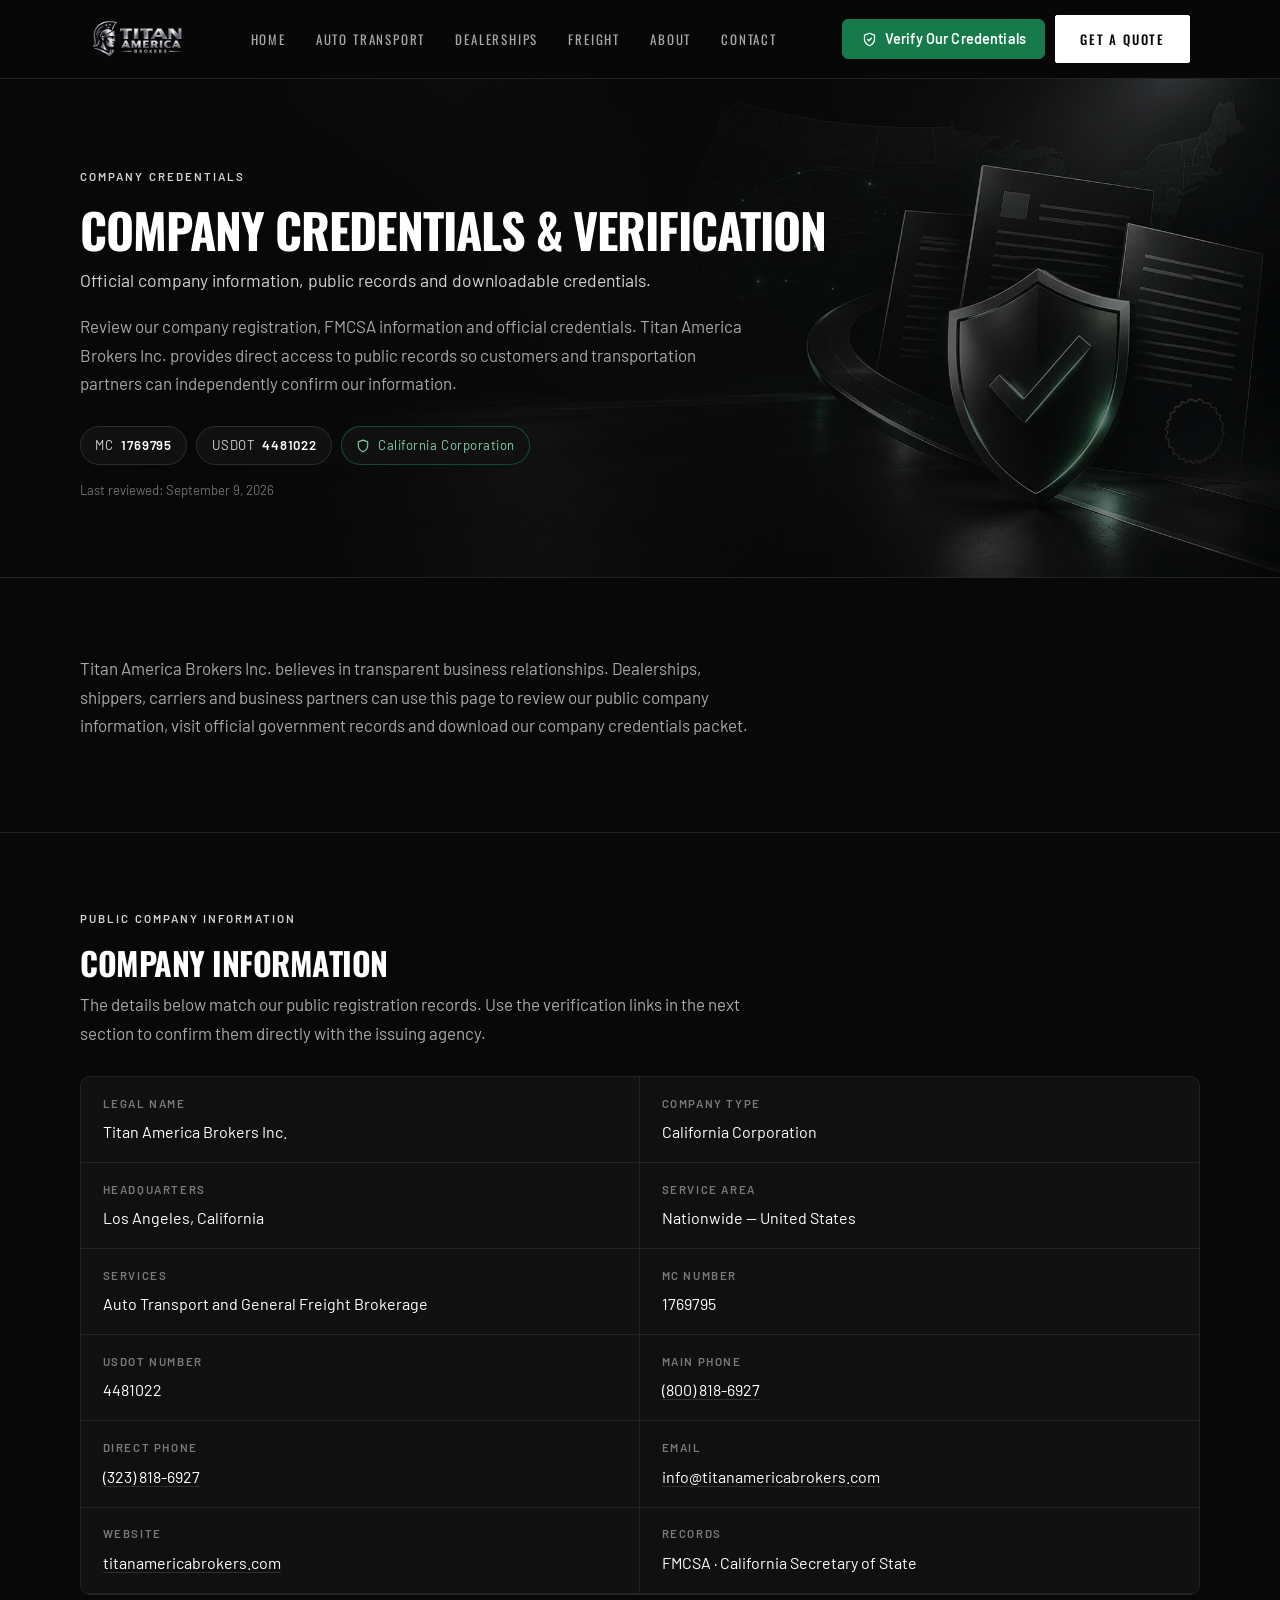
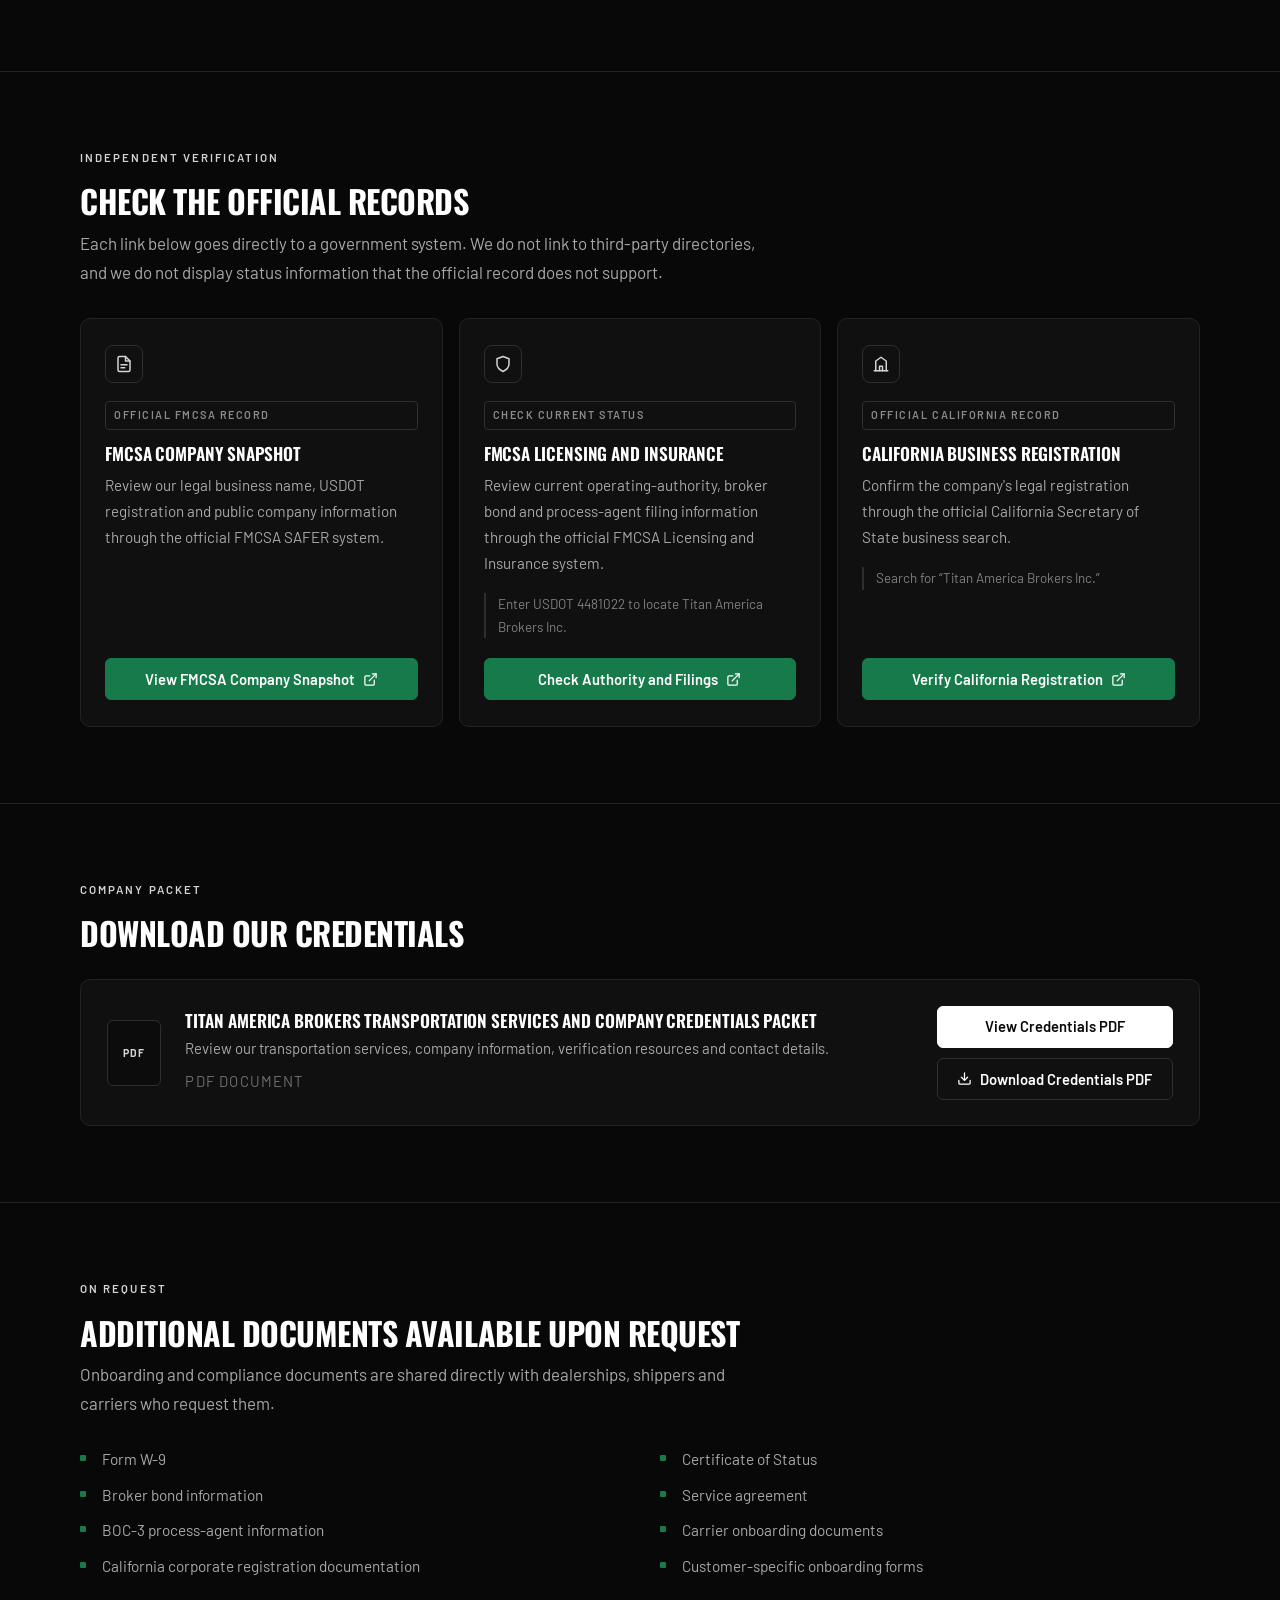
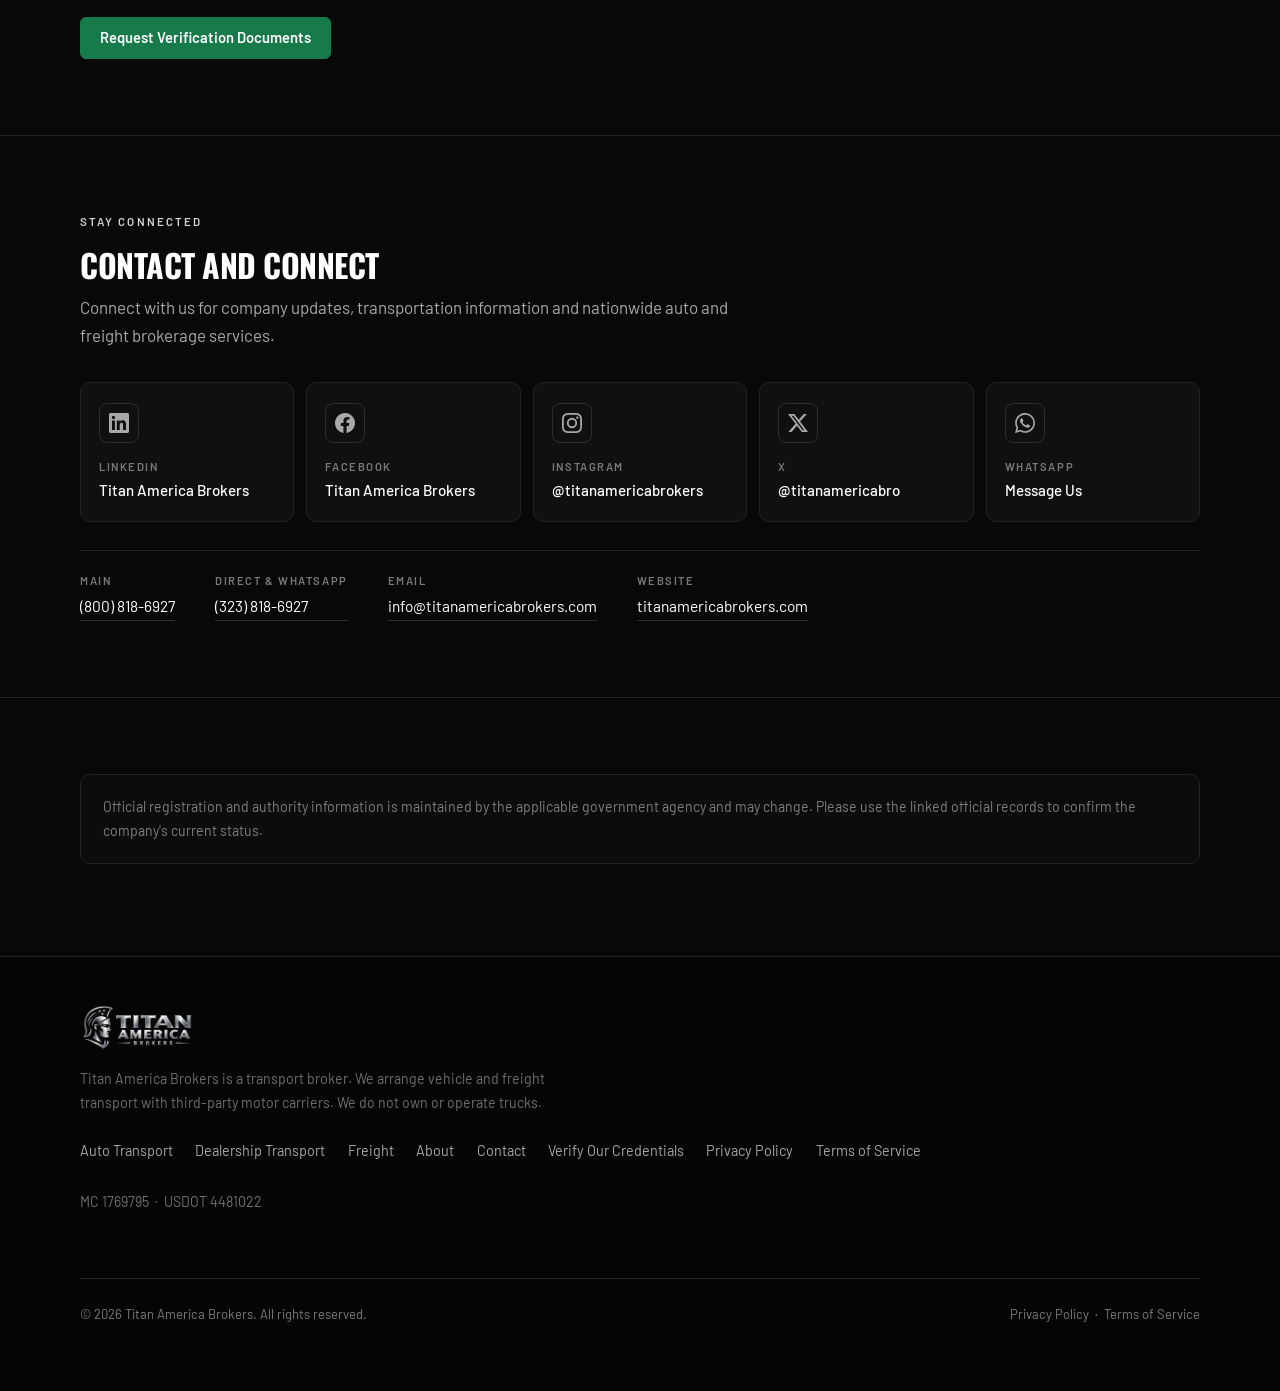
<file: verification.html>
<!DOCTYPE html>
<html lang="en">
<head>
<meta charset="utf-8">
<meta name="viewport" content="width=device-width, initial-scale=1">
<title>Company Credentials and FMCSA Verification | Titan America Brokers</title>
<meta name="description" content="Verify Titan America Brokers company credentials, review official FMCSA and California registration records, and download our transportation credentials PDF.">
<link rel="canonical" href="https://www.titanamericabrokers.com/verification.html">
<meta name="theme-color" content="#080808">
<meta name="robots" content="index, follow">
<meta property="og:type" content="website">
<meta property="og:site_name" content="Titan America Brokers">
<meta property="og:title" content="Company Credentials and FMCSA Verification | Titan America Brokers">
<meta property="og:description" content="Review our company registration, FMCSA information and official credentials. Direct access to public records.">
<meta property="og:url" content="https://www.titanamericabrokers.com/verification.html">
<meta property="og:image" content="https://www.titanamericabrokers.com/assets/img/og.jpg">
<meta name="twitter:card" content="summary_large_image">
<link rel="icon" href="assets/img/favicon.png" sizes="64x64">
<link rel="apple-touch-icon" href="assets/img/apple-touch-icon.png">

<link rel="preconnect" href="https://fonts.googleapis.com">
<link rel="preconnect" href="https://fonts.gstatic.com" crossorigin>

<link href="https://fonts.googleapis.com/css2?family=Oswald:wght@400;500;600;700&family=Barlow:wght@400;500;600&display=swap" rel="stylesheet">

<link rel="stylesheet" href="assets/css/styles.css">
<link rel="stylesheet" href="assets/css/credentials.css">

<script type="application/ld+json">
{"@context":"https://schema.org","@type":"Organization","name":"Titan America Brokers Inc.","legalName":"Titan America Brokers Inc.","url":"https://www.titanamericabrokers.com/","logo":"https://www.titanamericabrokers.com/assets/img/logo.png","email":"info@titanamericabrokers.com","telephone":"+1-800-818-6927","address":{"@type":"PostalAddress","addressLocality":"Los Angeles","addressRegion":"CA","addressCountry":"US"},"areaServed":{"@type":"Country","name":"United States"},"identifier":[{"@type":"PropertyValue","name":"USDOT","value":"4481022"},{"@type":"PropertyValue","name":"MC","value":"1769795"}],"sameAs":["https://www.linkedin.com/company/titanamericabrokers/","https://www.facebook.com/titanamericabrokers/","https://x.com/titanamericabro","https://www.instagram.com/titanamericabrokers/"]}
</script>
</head>
<body class="v-page">

<header class="header">
  <div class="container header__inner">

    <a class="brand" href="index.html" aria-label="Titan America Brokers — home">
      <img
        src="assets/img/logo.png"
        alt="Titan America Brokers"
        onerror="this.nextElementSibling.hidden=false;this.remove()"
      >
      <span class="brand__text" hidden>
        Titan America<br>Brokers
      </span>
    </a>

    <button
      class="navtoggle"
      type="button"
      aria-expanded="false"
      aria-controls="primary-nav"
      aria-label="Open menu"
    >
      <span></span>
      <span></span>
      <span></span>
    </button>

    <nav class="nav" id="primary-nav" aria-label="Main">
      <a href="index.html">Home</a>
      <a href="auto-transport.html">Auto Transport</a>
      <a href="dealerships.html">Dealerships</a>
      <a href="freight.html">Freight</a>
      <a href="about.html">About</a>
      <a href="contact.html">Contact</a>

      <!-- Mobile navigation buttons -->
      <div class="nav-actions">
        <a class="btn-verify" href="verification.html" aria-current="page">
          <svg
            viewBox="0 0 24 24"
            width="15"
            height="15"
            fill="none"
            stroke="currentColor"
            stroke-width="2"
            stroke-linecap="round"
            stroke-linejoin="round"
            aria-hidden="true"
          >
            <path d="M12 22s8-4 8-10V5l-8-3-8 3v7c0 6 8 10 8 10z"></path>
            <path d="m9 12 2 2 4-4"></path>
          </svg>
          Verify Our Credentials
        </a>

        <a class="btn btn--primary" href="index.html#quote">
          Get a Quote
        </a>
      </div>
    </nav>

    <!-- Desktop navigation buttons -->
    <div class="nav-actions desktop-cta">
      <a class="btn-verify" href="verification.html" aria-current="page">
        <svg
          viewBox="0 0 24 24"
          width="15"
          height="15"
          fill="none"
          stroke="currentColor"
          stroke-width="2"
          stroke-linecap="round"
          stroke-linejoin="round"
          aria-hidden="true"
        >
          <path d="M12 22s8-4 8-10V5l-8-3-8 3v7c0 6 8 10 8 10z"></path>
          <path d="m9 12 2 2 4-4"></path>
        </svg>
        Verify Our Credentials
      </a>

      <a class="btn btn--primary" href="index.html#quote">
        Get a Quote
      </a>
    </div>

  </div>
</header>

<main id="main">

  <!-- ------------------------------------------------------------- hero -- -->
  <section class="v-hero">
    <div class="v-wrap">
      <p class="v-eyebrow">Company Credentials</p>
      <h1>Company Credentials &amp; Verification</h1>
      <p class="v-hero__sub">Official company information, public records and downloadable credentials.</p>
      <p class="v-lead">Review our company registration, FMCSA information and official credentials. Titan America Brokers Inc. provides direct access to public records so customers and transportation partners can independently confirm our information.</p>

      <ul class="v-idline">
        <li class="v-chip">MC <b>1769795</b></li>
        <li class="v-chip">USDOT <b>4481022</b></li>
        <li class="v-chip v-chip--green">
          <svg viewBox="0 0 24 24" width="14" height="14" fill="none" stroke="currentColor" stroke-width="2" stroke-linecap="round" stroke-linejoin="round" aria-hidden="true"><path d="M12 22s8-4 8-10V5l-8-3-8 3v7c0 6 8 10 8 10z"/></svg>
          California Corporation
        </li>
      </ul>
      <!-- EDIT THIS DATE each time you re-check the public records -->
      <p class="v-reviewed">Last reviewed: September 9, 2026</p>
    </div>
  </section>

  <!-- ------------------------------------------------------ introduction -- -->
  <section class="v-section">
    <div class="v-wrap">
      <p class="v-lead">Titan America Brokers Inc. believes in transparent business relationships. Dealerships, shippers, carriers and business partners can use this page to review our public company information, visit official government records and download our company credentials packet.</p>
    </div>
  </section>

  <!-- ------------------------------------------------ company information -- -->
  <section class="v-section" id="company-information">
    <div class="v-wrap">
      <p class="v-eyebrow">Public Company Information</p>
      <h2>Company information</h2>
      <p class="v-lead" style="margin-bottom:1.75rem">The details below match our public registration records. Use the verification links in the next section to confirm them directly with the issuing agency.</p>

      <div class="v-info">
        <dl>
          <div><dt>Legal Name</dt><dd>Titan America Brokers Inc.</dd></div>
          <div><dt>Company Type</dt><dd>California Corporation</dd></div>
          <div><dt>Headquarters</dt><dd>Los Angeles, California</dd></div>
          <div><dt>Service Area</dt><dd>Nationwide — United States</dd></div>
          <div><dt>Services</dt><dd>Auto Transport and General Freight Brokerage</dd></div>
          <div><dt>MC Number</dt><dd>1769795</dd></div>
          <div><dt>USDOT Number</dt><dd>4481022</dd></div>
          <div><dt>Main Phone</dt><dd><a href="tel:+18008186927">(800) 818-6927</a></dd></div>
          <div><dt>Direct Phone</dt><dd><a href="tel:+13238186927">(323) 818-6927</a></dd></div>
          <div><dt>Email</dt><dd><a href="mailto:info@titanamericabrokers.com">info@titanamericabrokers.com</a></dd></div>
          <div><dt>Website</dt><dd><a href="https://www.titanamericabrokers.com/">titanamericabrokers.com</a></dd></div>
          <div><dt>Records</dt><dd>FMCSA · California Secretary of State</dd></div>
        </dl>
      </div>
    </div>
  </section>

  <!-- ------------------------------------------------ official verification -- -->
  <section class="v-section" id="official-verification">
    <div class="v-wrap">
      <p class="v-eyebrow">Independent Verification</p>
      <h2>Check the official records</h2>
      <p class="v-lead" style="margin-bottom:2rem">Each link below goes directly to a government system. We do not link to third-party directories, and we do not display status information that the official record does not support.</p>

      <div class="v-grid">

        <article class="v-card">
          <div class="v-card__icon">
            <svg viewBox="0 0 24 24" fill="none" stroke="currentColor" stroke-width="2" stroke-linecap="round" stroke-linejoin="round" aria-hidden="true"><path d="M14 2H6a2 2 0 0 0-2 2v16a2 2 0 0 0 2 2h12a2 2 0 0 0 2-2V8z"/><path d="M14 2v6h6"/><path d="M8 13h8M8 17h5"/></svg>
          </div>
          <span class="v-tag">Official FMCSA Record</span>
          <h3>FMCSA Company Snapshot</h3>
          <p>Review our legal business name, USDOT registration and public company information through the official FMCSA SAFER system.</p>
          <div class="v-card__foot">
            <a class="v-btn v-btn--green v-btn--block" href="https://safer.fmcsa.dot.gov/query.asp?query_param=USDOT&amp;query_string=4481022&amp;query_type=queryCarrierSnapshot&amp;searchtype=ANY" target="_blank" rel="noopener noreferrer">
              View FMCSA Company Snapshot
              <svg viewBox="0 0 24 24" fill="none" stroke="currentColor" stroke-width="2" stroke-linecap="round" stroke-linejoin="round" aria-hidden="true"><path d="M18 13v6a2 2 0 0 1-2 2H5a2 2 0 0 1-2-2V8a2 2 0 0 1 2-2h6"/><path d="M15 3h6v6"/><path d="M10 14 21 3"/></svg>
              <span class="sr-only"> (opens in a new tab)</span>
            </a>
          </div>
        </article>

        <article class="v-card">
          <div class="v-card__icon">
            <svg viewBox="0 0 24 24" fill="none" stroke="currentColor" stroke-width="2" stroke-linecap="round" stroke-linejoin="round" aria-hidden="true"><path d="M12 22s8-4 8-10V5l-8-3-8 3v7c0 6 8 10 8 10z"/></svg>
          </div>
          <span class="v-tag">Check Current Status</span>
          <h3>FMCSA Licensing and Insurance</h3>
          <p>Review current operating-authority, broker bond and process-agent filing information through the official FMCSA Licensing and Insurance system.</p>
          <p class="v-note">Enter USDOT 4481022 to locate Titan America Brokers Inc.</p>
          <div class="v-card__foot">
            <a class="v-btn v-btn--green v-btn--block" href="https://li-public.fmcsa.dot.gov/LIVIEW/pkg_carrquery.prc_carrlist" target="_blank" rel="noopener noreferrer">
              Check Authority and Filings
              <svg viewBox="0 0 24 24" fill="none" stroke="currentColor" stroke-width="2" stroke-linecap="round" stroke-linejoin="round" aria-hidden="true"><path d="M18 13v6a2 2 0 0 1-2 2H5a2 2 0 0 1-2-2V8a2 2 0 0 1 2-2h6"/><path d="M15 3h6v6"/><path d="M10 14 21 3"/></svg>
              <span class="sr-only"> (opens in a new tab)</span>
            </a>
          </div>
        </article>

        <article class="v-card">
          <div class="v-card__icon">
            <svg viewBox="0 0 24 24" fill="none" stroke="currentColor" stroke-width="2" stroke-linecap="round" stroke-linejoin="round" aria-hidden="true"><path d="M3 21h18"/><path d="M5 21V8l7-5 7 5v13"/><path d="M10 21v-6h4v6"/></svg>
          </div>
          <span class="v-tag">Official California Record</span>
          <h3>California Business Registration</h3>
          <p>Confirm the company's legal registration through the official California Secretary of State business search.</p>
          <p class="v-note">Search for “Titan America Brokers Inc.”</p>
          <div class="v-card__foot">
            <a class="v-btn v-btn--green v-btn--block" href="https://bizfileonline.sos.ca.gov/search/business" target="_blank" rel="noopener noreferrer">
              Verify California Registration
              <svg viewBox="0 0 24 24" fill="none" stroke="currentColor" stroke-width="2" stroke-linecap="round" stroke-linejoin="round" aria-hidden="true"><path d="M18 13v6a2 2 0 0 1-2 2H5a2 2 0 0 1-2-2V8a2 2 0 0 1 2-2h6"/><path d="M15 3h6v6"/><path d="M10 14 21 3"/></svg>
              <span class="sr-only"> (opens in a new tab)</span>
            </a>
          </div>
        </article>

      </div>
    </div>
  </section>

  <!-- --------------------------------------------------------- credentials -- -->
  <section class="v-section" id="credentials-pdf">
    <div class="v-wrap">
      <p class="v-eyebrow">Company Packet</p>
      <h2>Download Our Credentials</h2>

      <div class="v-doc" style="margin-top:1.75rem">
        <div class="v-doc__badge" aria-hidden="true">PDF</div>
        <div>
          <h3>Titan America Brokers Transportation Services and Company Credentials Packet</h3>
          <p>Review our transportation services, company information, verification resources and contact details.</p>
          <p class="v-doc__meta">PDF Document</p>
        </div>
        <div class="v-btnrow" style="flex-direction:column">
          <a class="v-btn v-btn--light" href="assets/documents/Titan-America-Brokers-Company-Credentials.pdf" target="_blank" rel="noopener noreferrer">
            View Credentials PDF
          </a>
          <a class="v-btn v-btn--outline" href="assets/documents/Titan-America-Brokers-Company-Credentials.pdf" download>
            <svg viewBox="0 0 24 24" fill="none" stroke="currentColor" stroke-width="2" stroke-linecap="round" stroke-linejoin="round" aria-hidden="true"><path d="M21 15v4a2 2 0 0 1-2 2H5a2 2 0 0 1-2-2v-4"/><path d="m7 10 5 5 5-5"/><path d="M12 15V3"/></svg>
            Download Credentials PDF
          </a>
        </div>
      </div>
    </div>
  </section>

  <!-- -------------------------------------------------- additional documents -- -->
  <section class="v-section" id="additional-documents">
    <div class="v-wrap">
      <p class="v-eyebrow">On Request</p>
      <h2>Additional Documents Available Upon Request</h2>
      <p class="v-lead" style="margin-bottom:1.75rem">Onboarding and compliance documents are shared directly with dealerships, shippers and carriers who request them.</p>

      <ul class="v-reqlist">
        <li>Form W-9</li>
        <li>Broker bond information</li>
        <li>BOC-3 process-agent information</li>
        <li>California corporate registration documentation</li>
        <li>Certificate of Status</li>
        <li>Service agreement</li>
        <li>Carrier onboarding documents</li>
        <li>Customer-specific onboarding forms</li>
      </ul>

      <a
  class="v-btn v-btn--green"
  href="contact.html?subject=Verification%20Document%20Request#contact-form">
  Request Verification Documents
</a>
    </div>
  </section>

  <!-- ------------------------------------------------------ contact/connect -- -->
  <section class="v-section" id="contact-connect">
    <div class="v-wrap">
      <p class="v-eyebrow">Stay Connected</p>
      <h2>Contact and Connect</h2>
      <p class="v-lead">Connect with us for company updates, transportation information and nationwide auto and freight brokerage services.</p>

      <ul class="tab-social">
        <li>
          <a href="https://www.linkedin.com/company/titanamericabrokers/" target="_blank" rel="noopener noreferrer" aria-label="Titan America Brokers on LinkedIn">
            <span class="tab-social__icon">
              <svg viewBox="0 0 24 24" width="20" height="20" fill="currentColor" aria-hidden="true"><path d="M20.45 20.45h-3.56v-5.57c0-1.33-.02-3.04-1.85-3.04-1.85 0-2.14 1.45-2.14 2.94v5.67H9.35V9h3.41v1.56h.05c.48-.9 1.63-1.85 3.36-1.85 3.59 0 4.25 2.36 4.25 5.44v6.3zM5.34 7.43a2.06 2.06 0 1 1 0-4.13 2.06 2.06 0 0 1 0 4.13zM7.12 20.45H3.56V9h3.56v11.45zM22.22 0H1.77C.79 0 0 .77 0 1.73v20.54C0 23.23.79 24 1.77 24h20.45c.98 0 1.78-.77 1.78-1.73V1.73C24 .77 23.2 0 22.22 0z"/></svg>
            </span>
            <span>
              <span class="tab-social__label">LinkedIn</span>
              <span class="tab-social__handle">Titan America Brokers</span>
            </span>
            <span class="sr-only"> (opens in a new tab)</span>
          </a>
        </li>

        <li>
          <a href="https://www.facebook.com/titanamericabrokers/" target="_blank" rel="noopener noreferrer" aria-label="Titan America Brokers on Facebook">
            <span class="tab-social__icon">
              <svg viewBox="0 0 24 24" width="20" height="20" fill="currentColor" aria-hidden="true"><path d="M24 12.07C24 5.4 18.63 0 12 0S0 5.4 0 12.07C0 18.1 4.39 23.1 10.13 24v-8.44H7.08v-3.49h3.05V9.41c0-3.02 1.79-4.69 4.53-4.69 1.31 0 2.68.24 2.68.24v2.97h-1.51c-1.49 0-1.96.93-1.96 1.89v2.25h3.33l-.53 3.49h-2.8V24C19.61 23.1 24 18.1 24 12.07z"/></svg>
            </span>
            <span>
              <span class="tab-social__label">Facebook</span>
              <span class="tab-social__handle">Titan America Brokers</span>
            </span>
            <span class="sr-only"> (opens in a new tab)</span>
          </a>
        </li>

        <li>
          <a href="https://www.instagram.com/titanamericabrokers/" target="_blank" rel="noopener noreferrer" aria-label="Titan America Brokers on Instagram">
            <span class="tab-social__icon">
              <svg viewBox="0 0 24 24" width="20" height="20" fill="currentColor" aria-hidden="true"><path d="M12 2.16c3.2 0 3.58.01 4.85.07 1.17.05 1.8.25 2.23.41.56.22.96.48 1.38.9.42.42.68.82.9 1.38.16.42.36 1.06.41 2.23.06 1.27.07 1.65.07 4.85s-.01 3.58-.07 4.85c-.05 1.17-.25 1.8-.41 2.23-.22.56-.48.96-.9 1.38-.42.42-.82.68-1.38.9-.42.16-1.06.36-2.23.41-1.27.06-1.65.07-4.85.07s-3.58-.01-4.85-.07c-1.17-.05-1.8-.25-2.23-.41-.56-.22-.96-.48-1.38-.9-.42-.42-.68-.82-.9-1.38-.16-.42-.36-1.06-.41-2.23C2.17 15.58 2.16 15.2 2.16 12s.01-3.58.07-4.85c.05-1.17.25-1.8.41-2.23.22-.56.48-.96.9-1.38.42-.42.82-.68 1.38-.9.42-.16 1.06-.36 2.23-.41C8.42 2.17 8.8 2.16 12 2.16M12 0C8.74 0 8.33.01 7.05.07 5.78.13 4.9.33 4.14.63c-.79.3-1.46.72-2.13 1.38C1.35 2.68.93 3.35.63 4.14.33 4.9.13 5.78.07 7.05.01 8.33 0 8.74 0 12s.01 3.67.07 4.95c.06 1.27.26 2.15.56 2.91.3.79.72 1.46 1.38 2.13.67.66 1.34 1.08 2.13 1.38.76.3 1.64.5 2.91.56C8.33 23.99 8.74 24 12 24s3.67-.01 4.95-.07c1.27-.06 2.15-.26 2.91-.56.79-.3 1.46-.72 2.13-1.38.66-.67 1.08-1.34 1.38-2.13.3-.76.5-1.64.56-2.91.06-1.28.07-1.69.07-4.95s-.01-3.67-.07-4.95c-.06-1.27-.26-2.15-.56-2.91-.3-.79-.72-1.46-1.38-2.13C21.32 1.35 20.65.93 19.86.63c-.76-.3-1.64-.5-2.91-.56C15.67.01 15.26 0 12 0zm0 5.84a6.16 6.16 0 1 0 0 12.32 6.16 6.16 0 0 0 0-12.32zm0 10.16a4 4 0 1 1 0-8 4 4 0 0 1 0 8zm7.85-10.41a1.44 1.44 0 1 1-2.88 0 1.44 1.44 0 0 1 2.88 0z"/></svg>
            </span>
            <span>
              <span class="tab-social__label">Instagram</span>
              <span class="tab-social__handle">@titanamericabrokers</span>
            </span>
            <span class="sr-only"> (opens in a new tab)</span>
          </a>
        </li>

        <li>
          <a href="https://x.com/titanamericabro" target="_blank" rel="noopener noreferrer" aria-label="Titan America Brokers on X">
            <span class="tab-social__icon">
              <svg viewBox="0 0 24 24" width="20" height="20" fill="currentColor" aria-hidden="true"><path d="M18.9 1.15h3.68l-8.04 9.19L24 22.85h-7.41l-5.8-7.58-6.64 7.58H.47l8.6-9.83L0 1.15h7.59l5.24 6.93 6.07-6.93zm-1.29 19.5h2.04L6.49 3.24H4.3l13.31 17.41z"/></svg>
            </span>
            <span>
              <span class="tab-social__label">X</span>
              <span class="tab-social__handle">@titanamericabro</span>
            </span>
            <span class="sr-only"> (opens in a new tab)</span>
          </a>
        </li>

        <li>
          <a href="https://wa.me/13238186927" target="_blank" rel="noopener noreferrer" aria-label="Message Titan America Brokers on WhatsApp">
            <span class="tab-social__icon">
              <svg viewBox="0 0 24 24" width="20" height="20" fill="currentColor" aria-hidden="true"><path d="M17.47 14.38c-.3-.15-1.76-.87-2.03-.97-.27-.1-.47-.15-.67.15-.2.3-.77.97-.94 1.17-.17.2-.35.22-.65.07-.3-.15-1.26-.46-2.4-1.48-.89-.79-1.49-1.76-1.66-2.06-.17-.3-.02-.46.13-.61.13-.13.3-.35.45-.52.15-.17.2-.3.3-.5.1-.2.05-.37-.02-.52-.07-.15-.67-1.61-.92-2.21-.24-.58-.49-.5-.67-.51h-.57c-.2 0-.52.07-.79.37-.27.3-1.04 1.02-1.04 2.48s1.06 2.88 1.21 3.08c.15.2 2.09 3.2 5.07 4.49.71.31 1.26.49 1.69.62.71.23 1.36.19 1.87.12.57-.09 1.76-.72 2.01-1.41.25-.7.25-1.29.17-1.41-.07-.12-.27-.2-.57-.35zM12.05 21.8h-.01a9.87 9.87 0 0 1-5.03-1.38l-.36-.21-3.74.98 1-3.65-.24-.37a9.86 9.86 0 0 1-1.51-5.26c0-5.45 4.44-9.89 9.9-9.89 2.64 0 5.12 1.03 6.99 2.9a9.83 9.83 0 0 1 2.9 6.99c0 5.45-4.44 9.89-9.9 9.89zM20.52 3.45A11.8 11.8 0 0 0 12.05 0C5.5 0 .17 5.33.17 11.88c0 2.09.55 4.14 1.59 5.94L.07 24l6.33-1.66a11.85 11.85 0 0 0 5.67 1.44h.01c6.54 0 11.87-5.33 11.87-11.88 0-3.17-1.24-6.15-3.48-8.4z"/></svg>
            </span>
            <span>
              <span class="tab-social__label">WhatsApp</span>
              <span class="tab-social__handle">Message Us</span>
            </span>
            <span class="sr-only"> (opens in a new tab)</span>
          </a>
        </li>
      </ul>

      <ul class="tab-direct">
        <li>
          <span>Main</span>
          <a href="tel:+18008186927">(800) 818-6927</a>
        </li>
        <li>
          <span>Direct &amp; WhatsApp</span>
          <a href="tel:+13238186927">(323) 818-6927</a>
        </li>
        <li>
          <span>Email</span>
          <a href="mailto:info@titanamericabrokers.com">info@titanamericabrokers.com</a>
        </li>
        <li>
          <span>Website</span>
          <a href="https://www.titanamericabrokers.com/">titanamericabrokers.com</a>
        </li>
      </ul>
    </div>
  </section>

  <!-- ------------------------------------------------------------ disclaimer -- -->
  <section class="v-section">
    <div class="v-wrap">
      <p class="v-disclaimer">Official registration and authority information is maintained by the applicable government agency and may change. Please use the linked official records to confirm the company's current status.</p>
    </div>
  </section>

</main>

<footer class="v-footer">
  <div class="v-wrap">
    <img src="assets/img/logo.png" alt="Titan America Brokers">
    <p>Titan America Brokers is a transport broker. We arrange vehicle and freight transport with third-party motor carriers. We do not own or operate trucks.</p>
    <div class="v-footer__links">
      <a href="auto-transport.html">Auto Transport</a>
      <a href="dealerships.html">Dealership Transport</a>
      <a href="freight.html">Freight</a>
      <a href="about.html">About</a>
      <a href="contact.html">Contact</a>
      <a href="verification.html">Verify Our Credentials</a>
      <a href="privacy.html">Privacy Policy</a>
      <a href="terms.html">Terms of Service</a>
    </div>
     <p class="disclaimer" style="margin-top:28px">
  MC 1769795 &nbsp;·&nbsp; USDOT 4481022
</p>

    <div class="footer__bar">
      <span>© <span data-year>2026</span> Titan America Brokers. All rights reserved.</span>
      <span><a href="privacy.html">Privacy Policy</a> &nbsp;·&nbsp; <a href="terms.html">Terms of Service</a></span>
    </div>
  </div>
</footer>

<div class="mobilebar">
  <a href="tel:+18008186927">Call Now</a>
  <a href="index.html#quote">Get a Quote</a>
</div>

<script src="assets/js/main.js"></script>
</body>
</html>
</file>
<file: assets/css/styles.css>
/* ==========================================================================
   TITAN AMERICA BROKERS
   Black · Silver · White. Hairlines, big type, empty space.
   ========================================================================== */

:root{
  --bg:#080808;
  --surface:#101010;
  --field:#0C0C0C;
  --line:#232323;
  --line-hi:#2E2E2E;
  --text:#A8A8A8;
  --dim:#7C7C7C;
  --white:#FFFFFF;
  --silver:#D4D4D4;

  --container:1180px;
  --gutter:clamp(20px,5vw,40px);
  --section:clamp(64px,9vw,124px);

  --head:'Oswald','Arial Narrow',Impact,system-ui,sans-serif;
  --body:'Barlow',-apple-system,BlinkMacSystemFont,'Segoe UI',Roboto,Helvetica,Arial,sans-serif;
}

*,*::before,*::after{box-sizing:border-box}

html{-webkit-text-size-adjust:100%;scroll-behavior:smooth}

body{
  margin:0;
  background:var(--bg);
  color:var(--text);
  font-family:var(--body);
  font-size:17px;
  line-height:1.7;
  -webkit-font-smoothing:antialiased;
  text-rendering:optimizeLegibility;
}

img{max-width:100%;display:block}

a{color:var(--white);text-decoration:none}
a:hover{color:var(--silver)}

h1,h2,h3,h4{
  font-family:var(--head);
  color:var(--white);
  text-transform:uppercase;
  font-weight:700;
  margin:0 0 .5em;
  line-height:1.02;
  letter-spacing:.01em;
}
h1{font-size:clamp(38px,6.4vw,74px)}
h2{font-size:clamp(28px,4.2vw,46px)}
h3{font-size:clamp(18px,2vw,21px);letter-spacing:.03em;line-height:1.25;font-weight:600}
h4{font-size:15px;letter-spacing:.12em;font-weight:600}
p{margin:0 0 1.1em}
p:last-child{margin-bottom:0}

::selection{background:var(--silver);color:#000}

:focus-visible{outline:2px solid var(--silver);outline-offset:3px}

/* --------------------------------------------------------- layout ------- */
.container{width:100%;max-width:var(--container);margin:0 auto;padding:0 var(--gutter)}
.section{padding:var(--section) 0}
.section--tight{padding:clamp(48px,6vw,80px) 0}
.section--line{border-top:1px solid var(--line)}
.narrow{max-width:760px}
.lead{font-size:clamp(17px,1.6vw,20px);color:var(--text);max-width:62ch}

.eyebrow{
  font-family:var(--head);
  font-size:12px;
  letter-spacing:.24em;
  text-transform:uppercase;
  color:var(--silver);
  display:flex;
  align-items:center;
  gap:14px;
  margin:0 0 22px;
  font-weight:500;
}
.eyebrow::before{content:"";width:34px;height:1px;background:var(--line-hi);flex:none}

.section-head{max-width:720px;margin-bottom:clamp(36px,5vw,60px)}

/* --------------------------------------------------------- buttons ------ */
.btn{
  display:inline-flex;align-items:center;justify-content:center;
  font-family:var(--head);
  font-size:14px;letter-spacing:.14em;text-transform:uppercase;font-weight:500;
  padding:15px 30px;border:1px solid transparent;border-radius:2px;
  cursor:pointer;transition:background .2s ease,color .2s ease,border-color .2s ease;
  text-align:center;
}
.btn--primary{background:var(--white);color:#080808;border-color:var(--white)}
.btn--primary:hover{background:var(--silver);border-color:var(--silver);color:#080808}
.btn--ghost{background:transparent;color:var(--white);border-color:var(--line-hi)}
.btn--ghost:hover{border-color:var(--silver);color:var(--silver)}
.btn--block{width:100%}
.btn-row{display:flex;flex-wrap:wrap;gap:14px;margin-top:34px}

.textlink{
  font-family:var(--head);font-size:13px;letter-spacing:.16em;text-transform:uppercase;
  color:var(--white);border-bottom:1px solid var(--line-hi);padding-bottom:4px;display:inline-block;
}
.textlink:hover{border-color:var(--silver);color:var(--silver)}

/* --------------------------------------------------------- header ------- */
.header{
  position:sticky;top:0;z-index:60;
  background:rgba(8,8,8,.92);
  border-bottom:1px solid var(--line);
  backdrop-filter:saturate(140%) blur(10px);
}
.header__inner{display:flex;align-items:center;justify-content:space-between;gap:24px;height:78px}
.brand{display:flex;align-items:center;gap:12px}
.brand img{height:38px;width:auto}
.brand__text{
  font-family:var(--head);text-transform:uppercase;letter-spacing:.14em;
  font-size:17px;color:var(--white);font-weight:600;line-height:1.1;
}
.nav{display:flex;align-items:center;gap:30px}
.nav a:not(.btn){
  font-family:var(--head);font-size:13px;letter-spacing:.14em;text-transform:uppercase;
  color:var(--text);font-weight:400;padding:6px 0;
}
.nav a:not(.btn):hover,.nav a:not(.btn)[aria-current="page"]{color:var(--white)}
.nav a:not(.btn)[aria-current="page"]{border-bottom:1px solid var(--silver)}
.header .btn{padding:12px 24px;font-size:13px}

.navtoggle{
  display:none;background:none;border:1px solid var(--line-hi);border-radius:2px;
  width:44px;height:44px;padding:0;cursor:pointer;
}
.navtoggle span{display:block;width:18px;height:1px;background:var(--white);margin:4px auto;transition:transform .25s ease,opacity .2s ease}
.navtoggle[aria-expanded="true"] span:nth-child(1){transform:translateY(5px) rotate(45deg)}
.navtoggle[aria-expanded="true"] span:nth-child(2){opacity:0}
.navtoggle[aria-expanded="true"] span:nth-child(3){transform:translateY(-5px) rotate(-45deg)}

/* --------------------------------------------------------- hero --------- */
.hero{padding:clamp(56px,9vw,110px) 0 0}
.hero h1{max-width:16ch;margin-bottom:26px}
.hero .lead{max-width:54ch}
.hero__media{margin-top:clamp(48px,7vw,88px)}

/* --------------------------------------------------------- placeholders - */
.ph{
  position:relative;display:grid;place-items:center;margin:0;
  background:var(--surface);border:1px solid var(--line);
  aspect-ratio:var(--ratio,16/9);overflow:hidden;
}
.ph img{position:absolute;inset:0;width:100%;height:100%;object-fit:cover}
.ph figcaption{
  font-family:var(--head);font-size:11px;letter-spacing:.22em;text-transform:uppercase;
  color:var(--dim);padding:16px;text-align:center;
}

/* --------------------------------------------------------- grids -------- */
.grid{display:grid;gap:1px;background:var(--line);border:1px solid var(--line)}
.grid > *{background:var(--bg)}
.grid--3{grid-template-columns:repeat(3,1fr)}
.grid--2{grid-template-columns:repeat(2,1fr)}
.cell{padding:clamp(26px,3vw,38px)}
.cell h3{margin-bottom:12px}
.cell p{font-size:16px;color:var(--text)}

.cards{display:grid;grid-template-columns:repeat(3,1fr);gap:clamp(14px,1.6vw,20px)}
.card{background:var(--surface);border:1px solid var(--line);border-radius:2px;padding:clamp(26px,3vw,36px)}
.card h3{margin-bottom:12px}
.card p{font-size:16px;margin-bottom:0}
.card__no{
  font-family:var(--head);font-size:12px;letter-spacing:.2em;color:var(--dim);
  display:block;margin-bottom:18px;
}

.cards--5{grid-template-columns:repeat(6,1fr)}
.cards--5 > *{grid-column:span 2}
.cards--5 > *:nth-child(4),.cards--5 > *:nth-child(5){grid-column:span 3}

.split{display:grid;grid-template-columns:1.05fr .95fr;gap:clamp(32px,5vw,72px);align-items:center}
.split--form{grid-template-columns:.85fr 1.15fr;align-items:start}

/* --------------------------------------------------------- lane / steps - */
.lane{display:grid;grid-template-columns:repeat(3,1fr);gap:clamp(20px,3vw,36px);margin-top:14px}
.lane__step{position:relative;padding-top:34px}
.lane__step::before{
  content:"";position:absolute;top:0;left:0;right:0;height:1px;background:var(--line-hi);
}
.lane__step::after{
  content:"";position:absolute;top:-3px;left:0;width:7px;height:7px;border-radius:50%;
  background:var(--silver);
}
.lane__step:last-child::before{background:linear-gradient(90deg,var(--line-hi),var(--silver))}
.lane__no{
  font-family:var(--head);font-size:12px;letter-spacing:.2em;color:var(--dim);display:block;margin-bottom:10px;
}
.lane__step h3{margin-bottom:10px}
.lane__step p{font-size:16px}

/* --------------------------------------------------------- lists -------- */
.ticks{list-style:none;margin:0;padding:0;display:grid;gap:12px}
.ticks li{position:relative;padding-left:22px;font-size:16px}
.ticks li::before{content:"";position:absolute;left:0;top:12px;width:10px;height:1px;background:var(--silver)}
.ticks--2{grid-template-columns:1fr 1fr;column-gap:32px}

/* --------------------------------------------------------- forms -------- */
.formcard{background:var(--surface);border:1px solid var(--line);border-radius:2px;padding:clamp(24px,3.4vw,42px)}
.formcard h2{font-size:clamp(24px,3vw,34px)}
.form-grid{display:grid;grid-template-columns:1fr 1fr;gap:18px}
.field{display:flex;flex-direction:column;gap:8px}
.field--full{grid-column:1 / -1}
.field label{
  font-family:var(--head);font-size:11px;letter-spacing:.18em;text-transform:uppercase;color:var(--silver);font-weight:500;
}
.field input,.field select,.field textarea{
  width:100%;background:var(--field);border:1px solid var(--line);border-radius:2px;
  color:var(--white);font-family:var(--body);font-size:16px;padding:13px 14px;
  transition:border-color .18s ease,box-shadow .18s ease;
}
.field textarea{min-height:120px;resize:vertical}
.field select{appearance:none;background-image:linear-gradient(45deg,transparent 50%,var(--silver) 50%),linear-gradient(135deg,var(--silver) 50%,transparent 50%);background-position:calc(100% - 20px) 50%,calc(100% - 14px) 50%;background-size:6px 6px,6px 6px;background-repeat:no-repeat;padding-right:44px}
.field input::placeholder,.field textarea::placeholder{color:#5E5E5E}
.field input:focus,.field select:focus,.field textarea:focus{
  outline:none;border-color:var(--silver);box-shadow:0 0 0 1px var(--silver);
}
.field input[aria-invalid="true"],.field select[aria-invalid="true"],.field textarea[aria-invalid="true"]{border-color:#8A8A8A}
.field-error{font-size:13px;color:var(--silver);margin:0;letter-spacing:.02em}
.hp{position:absolute;left:-9999px;width:1px;height:1px;overflow:hidden}
.form-note{font-size:13px;color:var(--dim);margin:14px 0 0;line-height:1.6}
.form-foot{margin-top:22px}
.form-status{margin-top:16px;font-size:15px;color:var(--silver)}
.form-success{display:none;border:1px solid var(--line-hi);border-radius:2px;padding:26px;background:var(--field)}
.form-success h3{margin-bottom:10px}
.is-sent .form-body{display:none}
.is-sent .form-success{display:block}

/* --------------------------------------------------------- contact ------ */
.dl{display:grid;gap:26px;margin:0}
.dl dt{font-family:var(--head);font-size:11px;letter-spacing:.2em;text-transform:uppercase;color:var(--dim);margin-bottom:6px}
.dl dd{margin:0;font-size:18px;color:var(--white)}
.dl dd span{display:block;color:var(--text);font-size:16px}

/* --------------------------------------------------------- cta band ----- */
.cta{border-top:1px solid var(--line);background:var(--surface)}
.cta .container{padding-top:clamp(56px,7vw,92px);padding-bottom:clamp(56px,7vw,92px)}
.cta h2{max-width:18ch}

/* --------------------------------------------------------- footer ------- */
.footer{border-top:1px solid var(--line);padding:clamp(48px,6vw,72px) 0 0;font-size:15px}
.footer__top{display:grid;grid-template-columns:1.4fr 1fr 1fr;gap:clamp(28px,4vw,56px)}
.footer img{height:34px;width:auto;margin-bottom:18px}
.footer h4{color:var(--silver);margin-bottom:16px}
.footer ul{list-style:none;margin:0;padding:0;display:grid;gap:10px}
.footer a{color:var(--text)}
.footer a:hover{color:var(--white)}
.footer__bar{
  margin-top:clamp(40px,5vw,64px);border-top:1px solid var(--line);
  padding:24px 0 34px;display:flex;flex-wrap:wrap;gap:8px 24px;justify-content:space-between;
  font-size:13px;color:var(--dim);
}
.footer__bar a{color:var(--dim)}
.disclaimer{font-size:13px;color:var(--dim);max-width:46ch;line-height:1.6}

/* --------------------------------------------------------- mobile bar --- */
.mobilebar{display:none}

/* --------------------------------------------------------- reveal ------- */
.reveal{opacity:0;transform:translateY(14px);transition:opacity .7s ease,transform .7s ease}
.reveal.is-in{opacity:1;transform:none}

/* --------------------------------------------------------- legal -------- */
.legal h2{font-size:clamp(22px,2.6vw,28px);margin-top:2em}
.legal h2:first-of-type{margin-top:1em}
.legal p,.legal li{font-size:16px}
.legal ul{padding-left:20px}

/* --------------------------------------------------------- responsive --- */
@media (min-width:901px){
  .nav .btn{display:none}
}

@media (max-width:1000px){
  .grid--3{grid-template-columns:1fr 1fr}
  .cards{grid-template-columns:1fr 1fr}
  .cards--5{grid-template-columns:1fr 1fr}
  .cards--5 > *,
  .cards--5 > *:nth-child(4),
  .cards--5 > *:nth-child(5){grid-column:auto}
  .split,.split--form{grid-template-columns:1fr;gap:40px}
  .footer__top{grid-template-columns:1fr 1fr}
}

@media (max-width:900px){
  .nav{
    position:fixed;top:78px;left:0;right:0;
    flex-direction:column;align-items:stretch;gap:0;
    background:var(--bg);border-bottom:1px solid var(--line);
    padding:8px var(--gutter) 26px;
    transform:translateY(-8px);opacity:0;visibility:hidden;
    transition:opacity .2s ease,transform .2s ease,visibility .2s;
    max-height:calc(100vh - 78px);overflow:auto;
  }
  .nav.is-open{opacity:1;visibility:visible;transform:none}
  .nav a:not(.btn){padding:16px 0;border-bottom:1px solid var(--line);font-size:15px}
  .nav a:not(.btn)[aria-current="page"]{border-bottom:1px solid var(--line);color:var(--white)}
  .nav .btn{margin-top:20px}
  .header .btn--primary.desktop-cta{display:none}
  .navtoggle{display:block}
  body{padding-bottom:62px}
  .mobilebar{
    display:grid;grid-template-columns:1fr 1fr;
    position:fixed;left:0;right:0;bottom:0;z-index:70;
    background:rgba(8,8,8,.96);border-top:1px solid var(--line);
    backdrop-filter:blur(10px);
  }
  .mobilebar a{
    font-family:var(--head);font-size:13px;letter-spacing:.14em;text-transform:uppercase;
    padding:19px 10px;text-align:center;color:var(--white);
  }
  .mobilebar a + a{background:var(--white);color:#080808}
}

@media (max-width:680px){
  body{font-size:16px}
  .grid--3,.grid--2,.cards,.lane,.ticks--2,.form-grid{grid-template-columns:1fr}
  .lane__step{padding-top:26px}
  .footer__top{grid-template-columns:1fr}
  .btn-row .btn{width:100%}
}

@media (prefers-reduced-motion:reduce){
  *{animation:none!important;transition:none!important;scroll-behavior:auto!important}
  .reveal{opacity:1;transform:none}
}
</file>
<file: assets/css/credentials.css>
/* ==========================================================================
   Titan America Brokers — Credentials & Verification
   Additive stylesheet. Does not modify or override existing site rules.
   Link this on EVERY page so the nav button styles apply site-wide:
     <link rel="stylesheet" href="assets/css/credentials.css">
   ========================================================================== */

:root {
  --v-green: #167a4a;
  --v-green-hover: #0f6039;
  --v-bg: #080808;
  --v-surface: #101010;
  --v-surface-2: #141414;
  --v-line: #232323;
  --v-line-strong: #2e2e2e;
  --v-text: #a8a8a8;
  --v-text-strong: #ffffff;
  --v-silver: #d4d4d4;
}

/* ------------------------------------------------ nav: verify button ---- */
.btn-verify {
  display: inline-flex;
  align-items: center;
  justify-content: center;
  gap: .5rem;
  background: var(--v-green);
  color: #fff;
  border: 1px solid var(--v-green);
  border-radius: 6px;
  padding: .7rem 1.15rem;
  font-size: .9rem;
  font-weight: 600;
  line-height: 1;
  letter-spacing: .01em;
  white-space: nowrap;
  text-decoration: none;
  transition: background .18s ease, border-color .18s ease, transform .18s ease;
}
.btn-verify:hover,
.btn-verify:focus-visible {
  background: var(--v-green-hover);
  border-color: var(--v-green-hover);
  color: #fff;
}
.btn-verify:active { transform: translateY(1px); }
.btn-verify svg { width: 15px; height: 15px; flex: none; }

/* sits to the LEFT of the existing Get a Quote button */
.nav-actions { display: inline-flex; align-items: center; gap: .6rem; }

@media (max-width: 900px) {
  .btn-verify { width: 100%; padding: .85rem 1.15rem; font-size: .95rem; }
  .nav-actions { flex-direction: column; align-items: stretch; width: 100%; gap: .55rem; }
}

/* --------------------------------------------------------- page shell ---- */
.v-page { background: var(--v-bg); color: var(--v-text); }
.v-wrap { width: min(100% - 2.5rem, 1120px); margin-inline: auto; }
.v-section { padding: clamp(3rem, 6vw, 4.75rem) 0; }
.v-section + .v-section { border-top: 1px solid var(--v-line); }

.v-page h1, .v-page h2, .v-page h3 { color: var(--v-text-strong); margin: 0 0 .6rem; line-height: 1.12; }
.v-page h1 { font-size: clamp(2rem, 4.6vw, 3rem); letter-spacing: -.02em; }
.v-page h2 { font-size: clamp(1.45rem, 2.8vw, 2rem); letter-spacing: -.015em; }
.v-page h3 { font-size: 1.08rem; letter-spacing: -.005em; }
.v-page p { margin: 0 0 1rem; }
.v-lead { font-size: 1.06rem; max-width: 68ch; }
.v-eyebrow {
  font-size: .72rem; font-weight: 600; letter-spacing: .18em; text-transform: uppercase;
  color: var(--v-silver); margin: 0 0 1rem;
}

/* ---------------------------------------------------------------- hero --- */
.v-hero {
  position: relative;
  padding: clamp(3.25rem, 7vw, 5.5rem) 0 clamp(2.5rem, 5vw, 3.75rem);
  border-bottom: 1px solid var(--v-line);
  /* Optional image: drop assets/img/verification-hero.webp in place and it
     layers under the gradient. If the file is absent the gradient still renders. */
  background-color: var(--v-bg);
 background-image:
  linear-gradient(
    90deg,
    rgba(8, 8, 8, .94) 0%,
    rgba(8, 8, 8, .82) 48%,
    rgba(8, 8, 8, .42) 100%
  ),
  url("../img/verification-hero.webp");
  background-size: cover, contain;
  background-position: center, right center;
  background-repeat: no-repeat;
}
.v-hero__sub { color: var(--v-silver); font-size: 1.1rem; margin-bottom: 1.5rem; }

.v-idline {
  display: flex; flex-wrap: wrap; align-items: center; gap: .55rem;
  margin: 1.75rem 0 .85rem; padding: 0; list-style: none;
}
.v-chip {
  display: inline-flex; align-items: center; gap: .5rem;
  border: 1px solid var(--v-line-strong); border-radius: 999px;
  padding: .45rem .9rem; font-size: .82rem; letter-spacing: .04em;
  color: var(--v-silver); background: var(--v-surface);
}
.v-chip--green { border-color: rgba(22, 122, 74, .55); color: #7fd0a6; }
.v-chip b { color: #fff; font-weight: 600; letter-spacing: .06em; }

.v-reviewed { font-size: .82rem; color: #6f6f6f; margin: 0; }

/* ---------------------------------------------------------- info table --- */
.v-info {
  border: 1px solid var(--v-line); border-radius: 10px; background: var(--v-surface);
  overflow: hidden;
}
.v-info dl { margin: 0; display: grid; grid-template-columns: 1fr 1fr; }
.v-info div {
  display: flex; flex-direction: column; gap: .3rem;
  padding: 1.05rem 1.35rem; border-bottom: 1px solid var(--v-line);
}
.v-info div:nth-child(odd) { border-right: 1px solid var(--v-line); }
.v-info dt {
  font-size: .72rem; font-weight: 600; letter-spacing: .14em; text-transform: uppercase; color: #7a7a7a;
}
.v-info dd { margin: 0; color: #fff; font-size: 1rem; }
.v-info dd a { color: #fff; text-decoration: none; border-bottom: 1px solid var(--v-line-strong); }
.v-info dd a:hover { border-bottom-color: var(--v-silver); }

/* --------------------------------------------------------------- cards --- */
.v-grid { display: grid; grid-template-columns: repeat(3, 1fr); gap: 1rem; }
.v-grid--2 { grid-template-columns: repeat(2, 1fr); }
.v-card {
  display: flex; flex-direction: column;
  background: var(--v-surface); border: 1px solid var(--v-line); border-radius: 10px;
  padding: 1.6rem 1.5rem;
  transition: border-color .2s ease, background .2s ease;
}
.v-card:hover { border-color: var(--v-line-strong); background: var(--v-surface-2); }
.v-card__icon {
  width: 38px; height: 38px; border-radius: 8px; display: grid; place-items: center;
  border: 1px solid var(--v-line-strong); color: var(--v-silver); margin-bottom: 1.1rem;
}
.v-card__icon svg { width: 18px; height: 18px; }
.v-card p { font-size: .95rem; }
.v-card .v-note {
  font-size: .84rem; color: #7f7f7f; border-left: 2px solid var(--v-line-strong);
  padding-left: .75rem; margin: 0 0 1.25rem;
}
.v-card__foot { margin-top: auto; }

.v-tag {
  display: inline-block; font-size: .68rem; font-weight: 600; letter-spacing: .14em;
  text-transform: uppercase; color: #8a8a8a; border: 1px solid var(--v-line-strong);
  border-radius: 4px; padding: .28rem .5rem; margin-bottom: .9rem;
}

/* ------------------------------------------------------------- buttons --- */
.v-btn {
  display: inline-flex; align-items: center; justify-content: center; gap: .5rem;
  border-radius: 6px; padding: .78rem 1.2rem; font-size: .92rem; font-weight: 600;
  line-height: 1; text-decoration: none; border: 1px solid transparent; cursor: pointer;
  transition: background .18s ease, border-color .18s ease, color .18s ease, transform .18s ease;
}
.v-btn:active { transform: translateY(1px); }
.v-btn svg { width: 15px; height: 15px; flex: none; }
.v-btn--green { background: var(--v-green); color: #fff; border-color: var(--v-green); }
.v-btn--green:hover { background: var(--v-green-hover); border-color: var(--v-green-hover); color: #fff; }
.v-btn--light { background: #fff; color: #080808; border-color: #fff; }
.v-btn--light:hover { background: var(--v-silver); border-color: var(--v-silver); color: #080808; }
.v-btn--outline { background: transparent; color: #fff; border-color: var(--v-line-strong); }
.v-btn--outline:hover { border-color: var(--v-silver); color: #fff; }
.v-btn--block { width: 100%; }
.v-btnrow { display: flex; flex-wrap: wrap; gap: .65rem; }

/* ----------------------------------------------------------- pdf block --- */
.v-doc {
  display: grid; grid-template-columns: auto 1fr auto; gap: 1.5rem; align-items: center;
  background: var(--v-surface); border: 1px solid var(--v-line); border-radius: 10px;
  padding: 1.6rem 1.65rem;
}
.v-doc__badge {
  width: 54px; height: 66px; border: 1px solid var(--v-line-strong); border-radius: 6px;
  display: grid; place-items: center; color: var(--v-silver); font-size: .66rem;
  font-weight: 700; letter-spacing: .1em; background: #0c0c0c;
}
.v-doc h3 { margin-bottom: .35rem; }
.v-doc p { margin: 0; font-size: .93rem; }
.v-doc__meta { font-size: .76rem; color: #6f6f6f; letter-spacing: .08em; text-transform: uppercase; margin-top: .5rem !important; }

/* ------------------------------------------------------------- request --- */
.v-reqlist { columns: 2; column-gap: 2.5rem; list-style: none; padding: 0; margin: 0 0 1.75rem; }
.v-reqlist li {
  position: relative; padding-left: 1.35rem; margin-bottom: .6rem;
  break-inside: avoid; font-size: .96rem;
}
.v-reqlist li::before {
  content: ""; position: absolute; left: 0; top: .58em;
  width: 6px; height: 6px; border-radius: 1px; background: var(--v-green);
}

/* ------------------------------------------------------------- contact --- */
.v-contact { display: grid; grid-template-columns: repeat(4, 1fr); gap: 1rem; }
.v-contact a {
  display: flex; flex-direction: column; gap: .3rem;
  border: 1px solid var(--v-line); border-radius: 10px; background: var(--v-surface);
  padding: 1.1rem 1.2rem; text-decoration: none; color: #fff;
  transition: border-color .2s ease, background .2s ease;
}
.v-contact a:hover { border-color: var(--v-line-strong); background: var(--v-surface-2); }
.v-contact span {
  font-size: .68rem; font-weight: 600; letter-spacing: .14em; text-transform: uppercase; color: #7a7a7a;
}
.v-contact b { font-weight: 500; font-size: .97rem; word-break: break-word; }

/* ---------------------------------------------------------- disclaimer --- */
.v-disclaimer {
  border: 1px solid var(--v-line); border-radius: 10px; background: #0c0c0c;
  padding: 1.25rem 1.4rem; font-size: .88rem; color: #7f7f7f; margin: 0;
}

/* --------------------------------------------------- homepage trust line -- */
.v-trustline {
  display: flex; flex-wrap: wrap; align-items: center; gap: .5rem .85rem;
  font-size: .84rem; color: #8a8a8a; letter-spacing: .05em; margin: 1rem 0 0;
}
.v-trustline b { color: #d4d4d4; font-weight: 600; }
.v-trustline a {
  color: #7fd0a6; text-decoration: none; border-bottom: 1px solid rgba(127, 208, 166, .35);
}
.v-trustline a:hover { border-bottom-color: #7fd0a6; }

/* --------------------------------------------------------------- focus --- */
.v-page a:focus-visible, .btn-verify:focus-visible, .v-btn:focus-visible {
  outline: 2px solid #7fd0a6; outline-offset: 3px; border-radius: 4px;
}

/* ---------------------------------------------------------- responsive --- */
@media (max-width: 900px) {
  .v-grid, .v-grid--2 { grid-template-columns: 1fr; }
  .v-contact { grid-template-columns: repeat(2, 1fr); }
}
@media (max-width: 640px) {
  .v-info dl { grid-template-columns: 1fr; }
  .v-info div:nth-child(odd) { border-right: none; }
  .v-doc { grid-template-columns: 1fr; gap: 1.1rem; }
  .v-doc__badge { display: none; }
  .v-reqlist { columns: 1; }
  .v-contact { grid-template-columns: 1fr; }
  .v-btnrow .v-btn { width: 100%; }
}
@media (prefers-reduced-motion: reduce) {
  .btn-verify, .v-btn, .v-card, .v-contact a { transition: none; }
}

/* ==========================================================================
   FALLBACK HEADER / FOOTER
   These only style the temporary header and footer inside verification.html
   so the page is presentable before you paste in the site's real ones.
   Once you replace those two blocks with the header/footer from index.html,
   this entire section can be deleted.
   ========================================================================== */
.v-header {
  position: sticky; top: 0; z-index: 50; background: rgba(8, 8, 8, .96);
  backdrop-filter: blur(8px); border-bottom: 1px solid var(--v-line);
}
.v-header__inner { display: flex; align-items: center; gap: 1.5rem; height: 76px; }
.v-header img { height: 40px; width: auto; }
.v-nav { margin-left: auto; display: flex; align-items: center; gap: 1.5rem; }
.v-nav a { color: var(--v-text); font-size: .93rem; text-decoration: none; }
.v-nav a:hover, .v-nav a[aria-current="page"] { color: #fff; }
.v-navtoggle {
  display: none; margin-left: auto; background: none; border: 1px solid var(--v-line-strong);
  border-radius: 6px; width: 44px; height: 44px; color: #fff; cursor: pointer; font-size: 1.1rem;
}
.v-footer { background: #050505; border-top: 1px solid var(--v-line); padding: 3rem 0 2rem; }
.v-footer img { height: 46px; width: auto; margin-bottom: 1rem; }
.v-footer p { font-size: .88rem; color: #6f6f6f; max-width: 60ch; }
.v-footer__links { display: flex; flex-wrap: wrap; gap: .6rem 1.4rem; margin: 1.5rem 0; font-size: .9rem; }
.v-footer__links a { color: var(--v-text); text-decoration: none; }
.v-footer__links a:hover { color: #fff; }
.v-footer__bottom {
  border-top: 1px solid var(--v-line); padding-top: 1.4rem; margin-top: 1.4rem;
  font-size: .82rem; color: #5f5f5f; display: flex; flex-wrap: wrap; gap: .5rem 1.5rem;
  justify-content: space-between;
}
.v-footer__ids { letter-spacing: .08em; color: #8a8a8a; }
@media (max-width: 900px) {
  .v-nav {
    position: fixed; inset: 76px 0 auto; flex-direction: column; align-items: stretch; gap: 0;
    background: #0a0a0a; border-bottom: 1px solid var(--v-line); padding: .5rem 1.25rem 1.4rem;
    transform: translateY(-130%); transition: transform .26s ease; max-height: calc(100vh - 76px);
    overflow-y: auto;
  }
  .v-nav.is-open { transform: none; }
  .v-nav > a { padding: .9rem 0; border-bottom: 1px solid var(--v-line); }
  .v-navtoggle { display: block; }
  .v-nav .nav-actions { margin-top: 1rem; }
}

/* screen-reader-only text (used on external links) */
.sr-only {
  position: absolute !important; width: 1px; height: 1px; padding: 0; margin: -1px;
  overflow: hidden; clip: rect(0 0 0 0); white-space: nowrap; border: 0;
}
/* Show the correct navigation actions for each screen size */
@media (min-width: 901px) {
  .nav .nav-actions {
    display: none;
  }
}

@media (max-width: 900px) {
  .header .nav-actions.desktop-cta {
    display: none;
  }

  .nav .nav-actions {
    display: flex;
  }
}

/* ==========================================================================
   APPEND THIS TO THE END OF assets/css/credentials.css
   (that file is already linked on contact.html â€” no other CSS file changes)
   Social channels section â€” Contact page
   ========================================================================== */

.tab-social {
  list-style: none;
  padding: 0;
  margin: 32px 0 0;
  display: grid;
  grid-template-columns: repeat(5, 1fr);
  gap: 12px;
}

.tab-social a {
  display: flex;
  flex-direction: column;
  align-items: flex-start;
  gap: 14px;
  height: 100%;
  padding: 20px 18px;
  background: #101010;
  border: 1px solid #232323;
  border-radius: 10px;
  text-decoration: none;
  color: #fff;
  transition: border-color .18s ease, background .18s ease, transform .18s ease;
}

.tab-social a:hover {
  background: #141414;
  border-color: rgba(22, 122, 74, .55);
  transform: translateY(-2px);
}

.tab-social a:focus-visible {
  outline: 2px solid #7fd0a6;
  outline-offset: 3px;
  border-color: rgba(22, 122, 74, .55);
}

.tab-social a:hover .tab-social__icon,
.tab-social a:focus-visible .tab-social__icon {
  color: #7fd0a6;
  border-color: rgba(22, 122, 74, .55);
}

.tab-social__icon {
  width: 40px;
  height: 40px;
  flex: none;
  display: grid;
  place-items: center;
  border: 1px solid #2e2e2e;
  border-radius: 8px;
  color: #a8a8a8;
  transition: color .18s ease, border-color .18s ease;
}

.tab-social__icon svg,
.tab-social a svg,
.tab-social li svg {
  width: 20px;
  height: 20px;
  max-width: 20px;
  max-height: 20px;
  min-width: 0;
  display: block;
  flex: none;
}

.tab-social__label {
  font-size: .7rem;
  font-weight: 600;
  letter-spacing: .14em;
  text-transform: uppercase;
  color: #7a7a7a;
  display: block;
  margin-bottom: 4px;
}

.tab-social__handle {
  font-size: .95rem;
  font-weight: 500;
  color: #fff;
  display: block;
  word-break: break-word;
  line-height: 1.35;
}

/* direct contact line under the cards */
.tab-direct {
  list-style: none;
  padding: 20px 0 0;
  margin: 28px 0 0;
  border-top: 1px solid #232323;
  display: flex;
  flex-wrap: wrap;
  gap: 10px 40px;
}

.tab-direct li { display: flex; flex-direction: column; gap: 3px; }

.tab-direct span {
  font-size: .7rem;
  font-weight: 600;
  letter-spacing: .14em;
  text-transform: uppercase;
  color: #7a7a7a;
}

.tab-direct a {
  color: #fff;
  font-size: .97rem;
  text-decoration: none;
  border-bottom: 1px solid #2e2e2e;
  padding-bottom: 1px;
  transition: border-color .18s ease;
}

.tab-direct a:hover { border-bottom-color: #7fd0a6; }
.tab-direct a:focus-visible { outline: 2px solid #7fd0a6; outline-offset: 3px; }

@media (max-width: 1023px) {
  .tab-social { grid-template-columns: repeat(2, 1fr); }
}

@media (max-width: 560px) {
  .tab-social { grid-template-columns: 1fr; }
  .tab-direct { gap: 16px 0; flex-direction: column; }
}

@media (prefers-reduced-motion: reduce) {
  .tab-social a { transition: none; }
  .tab-social a:hover { transform: none; }
}
</file>
